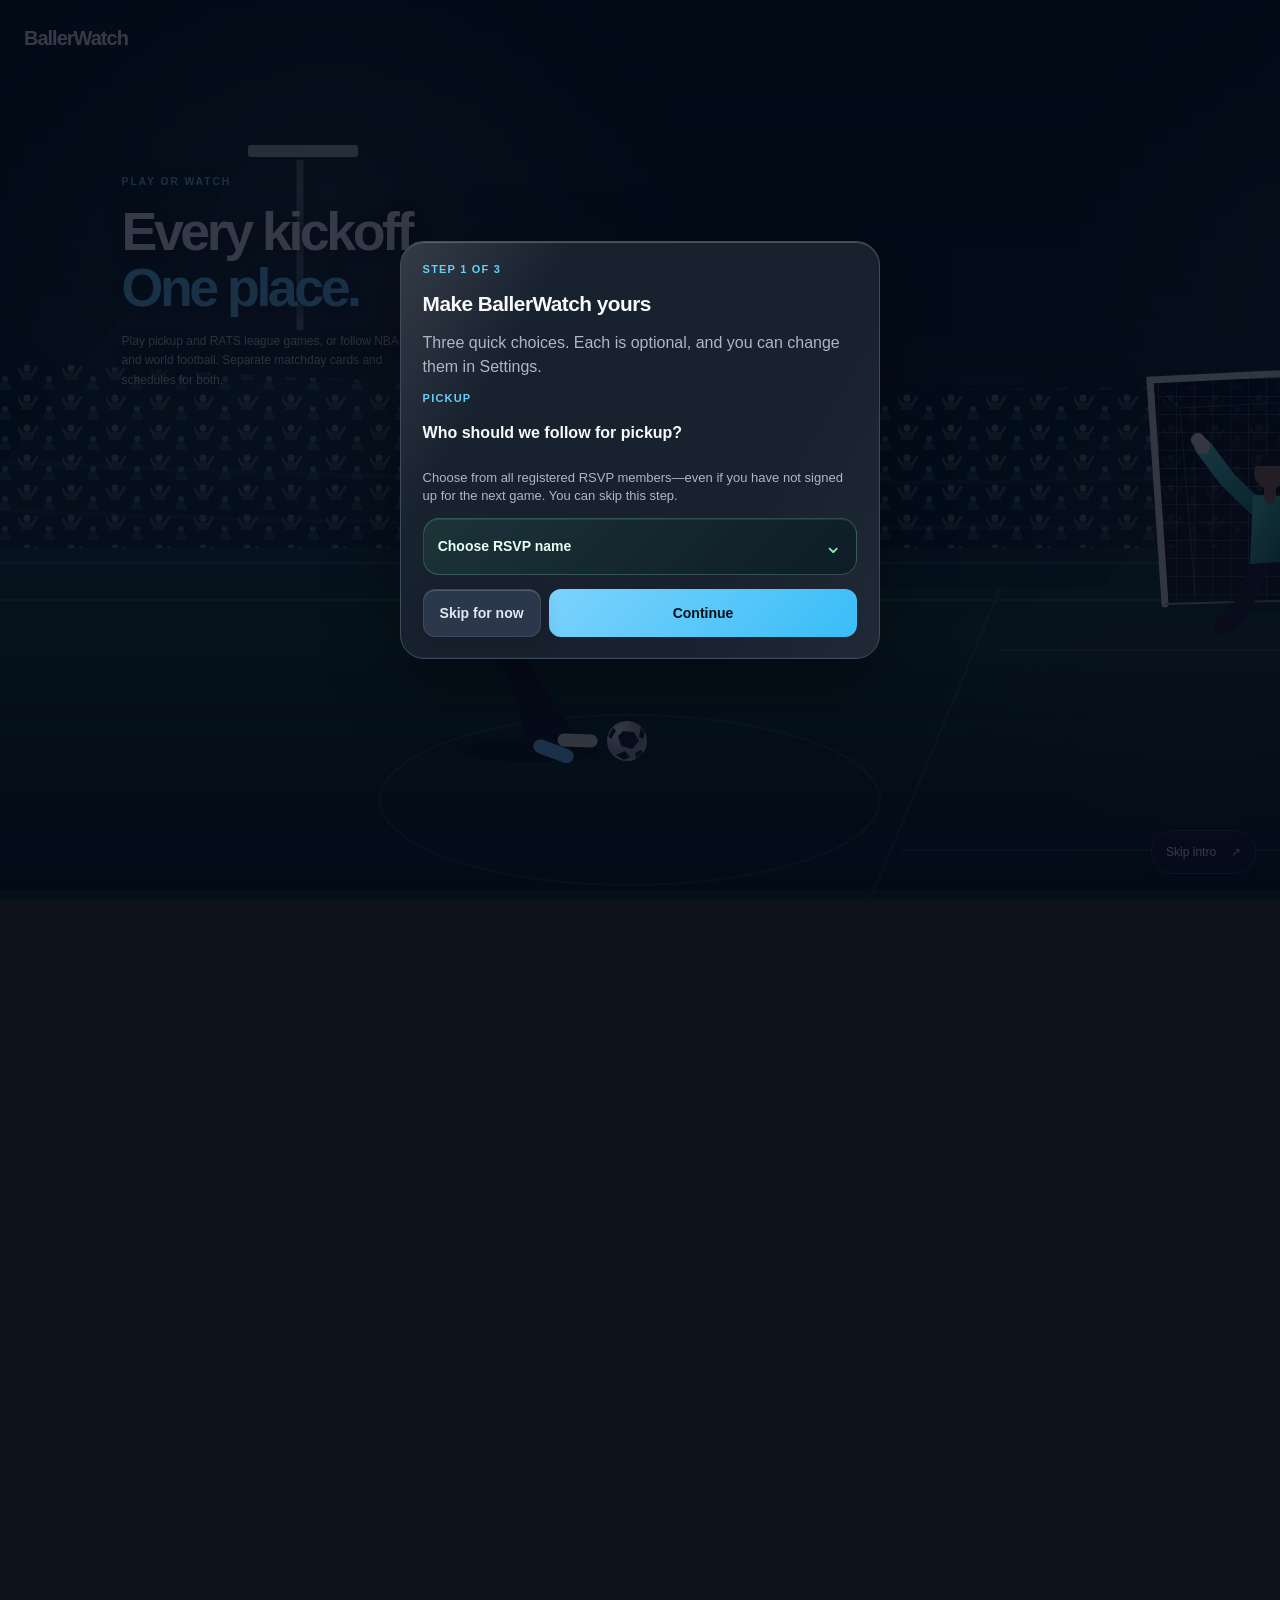
<file: frontend/web/index.html>
<!doctype html>
<html lang="en" class="v2" data-entry-revision="canonical-match-hub">
<head>
  <meta charset="utf-8">
  <meta name="viewport" content="width=device-width, initial-scale=1, viewport-fit=cover">
  <meta name="theme-color" content="#0D121B">
  <meta name="referrer" content="no-referrer">
  <meta http-equiv="Content-Security-Policy" content="default-src 'self'; connect-src 'self' https://ballerwatch-web.vudhone.workers.dev; img-src 'self' data:; style-src 'self' 'unsafe-inline'; script-src 'self'; manifest-src 'self'; worker-src 'self'; object-src 'none'; base-uri 'none'; form-action 'self'; upgrade-insecure-requests">
  <meta name="apple-mobile-web-app-capable" content="yes">
  <meta name="apple-mobile-web-app-status-bar-style" content="black-translucent">
  <meta name="apple-mobile-web-app-title" content="BallerWatch">
  <meta name="description" content="A moment of football. Then everything you need for your next match.">
  <title>BallerWatch — Your matchday</title>
  <link rel="manifest" href="./manifest.webmanifest?v=11.13.0">
  <link rel="icon" href="./icon.svg?v=11.13.0" type="image/svg+xml">
  <link rel="apple-touch-icon" sizes="180x180" href="./apple-touch-icon.png?v=11.13.0">
  <script src="./v2/prepaint.js?v=11.13.0"></script>
  <link rel="stylesheet" href="./styles.css?v=11.13.0">
  <link rel="stylesheet" href="./v2/styles.css?v=11.13.0">
</head>
<body>
  <div class="status-bar-glass" aria-hidden="true"></div>
  <a class="v2-skip-link" href="#matchday-app">Skip intro</a>
  <section id="v2-launch" class="v2-launch launch-intro is-active" aria-label="Welcome to BallerWatch">
    <div class="launch-intro-stage">
      <div class="launch-intro-beam launch-intro-beam-a"></div>
      <div class="launch-intro-beam launch-intro-beam-b"></div>
      <div class="launch-intro-beam launch-intro-beam-c"></div>
      <div class="launch-intro-word" aria-label="BallerWatch">
        <span class="launch-intro-word-shadow" aria-hidden="true">BallerWatch</span>
        <span class="launch-intro-word-main">BallerWatch</span>
      </div>
      <div class="launch-intro-pulse" aria-hidden="true"></div>
    </div>

  </section>
  <section id="soccer-intro" class="soccer-intro" aria-label="Interactive soccer introduction">
    <div id="soccer-stage" class="soccer-stage">
      <div class="intro-topline"><a href="./" class="v2-wordmark" aria-label="BallerWatch home">BallerWatch</a><button id="skip-intro" type="button">Skip intro <span aria-hidden="true">↗</span></button></div>
      <div id="scene-scene-content" class="scene-content">
        <svg id="soccer-stadium" class="soccer-scene scene-backdrop" viewBox="0 0 1440 900" aria-hidden="true" focusable="false">
          <defs><radialGradient id="camera-glow"><stop stop-color="#e4faff" stop-opacity=".8"/><stop offset="1" stop-color="#c8f7ff" stop-opacity="0"/></radialGradient></defs>
          <g id="scene-background-world"><image href="./v2/assets/stadium.svg" x="-1000" y="0" width="3400" height="900"/><g data-camera-flash="0" transform="translate(360 365)" opacity="0"><circle r="24" fill="url(#camera-glow)"/><path d="M-9 0H9M0-9V9" stroke="#e4faff" stroke-width="1.5"/><circle r="2.5" fill="#fff"/></g><g data-camera-flash="1" transform="translate(780 415)" opacity="0"><circle r="24" fill="url(#camera-glow)"/><path d="M-9 0H9M0-9V9" stroke="#e4faff" stroke-width="1.5"/><circle r="2.5" fill="#fff"/></g><g data-camera-flash="2" transform="translate(910 380)" opacity="0"><circle r="24" fill="url(#camera-glow)"/><path d="M-9 0H9M0-9V9" stroke="#e4faff" stroke-width="1.5"/><circle r="2.5" fill="#fff"/></g><g data-camera-flash="3" transform="translate(1080 440)" opacity="0"><circle r="24" fill="url(#camera-glow)"/><path d="M-9 0H9M0-9V9" stroke="#e4faff" stroke-width="1.5"/><circle r="2.5" fill="#fff"/></g><g data-camera-flash="4" transform="translate(1290 370)" opacity="0"><circle r="24" fill="url(#camera-glow)"/><path d="M-9 0H9M0-9V9" stroke="#e4faff" stroke-width="1.5"/><circle r="2.5" fill="#fff"/></g><g data-camera-flash="5" transform="translate(1150 410)" opacity="0"><circle r="24" fill="url(#camera-glow)"/><path d="M-9 0H9M0-9V9" stroke="#e4faff" stroke-width="1.5"/><circle r="2.5" fill="#fff"/></g></g>
        </svg>
        <div id="scene-copy" class="scene-copy"><p id="scene-phase" class="eyebrow">YOUR MATCHDAY</p><h1 id="scene-headline"><span>Every kickoff.</span><span>One place.</span></h1><p id="scene-description">Play pickup and RATS league games, or follow NBA and world football. Separate matchday cards and schedules for both.</p></div>
        <svg id="soccer-scene" class="soccer-scene scene-action" viewBox="0 0 1440 900" aria-hidden="true" focusable="false">
          <defs>
            <linearGradient id="kit" x2="1" y2="1"><stop stop-color="#e0f2fe"/><stop offset="1" stop-color="#38bdf8"/></linearGradient>
            <linearGradient id="keeper-kit" x2="1" y2="1"><stop stop-color="#5eead4"/><stop offset="1" stop-color="#0f766e"/></linearGradient>
            <radialGradient id="ball-shade" cx=".3" cy=".25"><stop stop-color="#fff"/><stop offset="1" stop-color="#a4b2b7"/></radialGradient>
            <pattern id="net-grid" width="18" height="18" patternUnits="userSpaceOnUse"><path d="M18 0H0V18" fill="none" stroke="#e3efeb" stroke-opacity=".38" stroke-width="1"/></pattern>
          </defs>
          <g id="scene-world">
            <g id="scene-goal"><path d="m1000 380 310-15 35 230-330 9Z" fill="#061214" fill-opacity=".62"/><g id="scene-net"><path d="m1000 380 310-15 35 230-330 9Z" fill="url(#net-grid)"/><path d="m1000 380 30 28 280-15M1030 408l15 185M1310 365l-6 228" fill="none" stroke="#d9e6e1" stroke-opacity=".25"/></g><path d="m1015 604-15-224 310-15 35 230" fill="none" stroke="#dce8e2" stroke-width="7" stroke-linecap="round"/><path d="m1015 604 330-9" stroke="#94aaa4" stroke-width="2"/></g>
            <g id="scene-keeper" transform="translate(1120 570)">
              <ellipse cx="0" cy="35" rx="46" ry="9" fill="#000" opacity=".2"/>
              <g stroke-linecap="round" stroke-linejoin="round"><g id="scene-keeper-legs"><path d="m-10-5-20 47-17 13M13-5l25 42 24 11" fill="none" stroke="#17222d" stroke-width="19"/></g><g id="scene-keeper-arms"><path d="M-13-62-42-90-67-123M13-62 42-90 67-123" fill="none" stroke="url(#keeper-kit)" stroke-width="17"/><path d="m-67-123-5-7M67-123l5-7" stroke="#e7eadb" stroke-width="14"/></g><path d="m-17-75 35 1 7 65-45 3Z" fill="url(#keeper-kit)"/><path d="M0-72v-13" stroke="#99735a" stroke-width="12"/><circle cy="-97" r="16" fill="#99735a"/><path d="M-14-104q14-21 29 0" fill="#16212a"/></g>
            </g>
            <ellipse cx="380" cy="750" rx="68" ry="12" fill="#000" opacity=".3"/>
            <g id="scene-player" transform="translate(350 605)">
              <g id="scene-plant-leg"><path d="m-5 15 43 67 36 53" fill="none" stroke="#171f27" stroke-width="24" stroke-linecap="round"/><path d="m73 135 27 1" stroke="#e4ecd8" stroke-width="13" stroke-linecap="round"/></g><g id="scene-player-body"><g id="scene-player-arms"><path d="m-7-82-27 33-29 6M24-81l27 26 23-18" fill="none" stroke="#95765c" stroke-width="15" stroke-linecap="round"/></g><path d="M4-123 5-91" stroke="#a37e61" stroke-width="17" stroke-linecap="round"/><path d="m-15-98-23 29 19 13 14-27 23 2 18 24 17-15-25-21Z" fill="url(#kit)"/><path d="m-15-98 43 5 11 87-52 6Z" fill="url(#kit)"/><path d="m-10-96q15 13 29 2" fill="none" stroke="#e0f2fe" stroke-width="4"/><path id="scene-captain-band" d="m-33-75 17 11" stroke="#fcd34d" stroke-width="8"/><path d="M1-90 8-8" stroke="#f0ffd4" stroke-opacity=".35" stroke-width="3"/><path d="m-13-4 51-2-1 32-45-1Z" fill="#111c24"/><circle cx="8" cy="-139" r="21" fill="#a37e61"/><path d="M-12-144q3-32 36-17l7 17-15-10-26 15Z" fill="#131d24"/><text id="scene-player-number" x="11" y="-44" text-anchor="middle" fill="#102534" font-size="30" font-weight="800">10</text></g>
              <g id="scene-shooting-leg"><path d="m13 18 32 57" fill="none" stroke="#171f27" stroke-width="23" stroke-linecap="round"/><g id="scene-shooting-calf"><path d="m45 75 35 56" fill="none" stroke="#171f27" stroke-width="23" stroke-linecap="round"/><path d="m78 129 28 2" stroke="#7dd3fc" stroke-width="14" stroke-linecap="round"/></g></g>
            </g>
            <g id="scene-grass" opacity="0" fill="#86efac"><path d="m430 739-28-24 9 21Zm0 0 36-13-20 24Zm0 0-6-38-9 23Zm0 0 42 20-32-5Z"/></g>
            <g id="scene-ball" transform="translate(477 741)"><circle r="20" fill="url(#ball-shade)"/><path d="m-4-10 11 1 5 9-7 8-11-3-3-10ZM-19-5l5-9 3 4-5 8ZM14-14l4 5-2 7-4-2ZM-11 14l8 5 6-3-5-6ZM14 9l3 4-8 5-1-6Z" fill="#1b2a32"/><circle r="19" fill="none" stroke="#e5efe8" stroke-opacity=".4"/></g>
          </g>
        </svg>
        <div id="scene-flash" class="scene-flash"></div>
        <div class="scene-progress" aria-hidden="true"><span id="scene-progress"></span></div>
      </div>
    </div>
  </section>
  <div id="rewind-affordance" class="rewind-affordance" aria-hidden="true"><span class="rewind-affordance-label">↶ Pull to rewind</span><span class="rewind-affordance-track"><span></span></span></div>
  <main id="matchday-app" class="shell v2-shell" inert>
    <p class="v2-static-welcome" hidden>Matchday, at your pace. Motion is reduced on this device.</p>
    <header class="hero">
      <div class="brand-lockup">
        <div class="brand-mark" aria-hidden="true"><img class="brand-icon" src="./icon.svg?v=11.13.0" alt=""></div>
        <div>
          <p class="eyebrow">SOCCER AT A GLANCE</p>
          <h1 id="matchday-heading" tabindex="-1">BallerWatch</h1>
          <p class="subtitle">Pickup + RATS monitor</p>
        </div>
      </div>
    </header>

    <div class="system-line">
      <span class="system-dot" aria-hidden="true"></span>
      <span id="system-status">Connecting…</span>
    </div>

    <nav class="match-mode-switch" aria-label="Choose matchday view" data-mode="play">
      <div class="match-mode-track" role="group" aria-label="Playing or Watching">
        <button type="button" id="mode-play" class="match-mode-option is-active"
          aria-pressed="true">Playing</button>
        <button type="button" id="mode-watch" class="match-mode-option"
          aria-pressed="false">Watching</button>
      </div>
    </nav>
    <div id="setup-missing-note" class="setup-missing-note" hidden>
      <span id="setup-missing-text"></span>
      <button id="setup-open-settings" type="button">Choose in Settings</button>
    </div>

    <div class="spotlight-carousel" id="spotlight-carousel">
      <button class="spotlight-edge-control carousel-waterfall-edge spotlight-edge-previous" id="spotlight-previous"
        type="button" aria-label="Previous game" disabled>
        <span aria-hidden="true">‹</span>
      </button>
      <button class="spotlight-edge-control carousel-waterfall-edge spotlight-edge-next" id="spotlight-next"
        type="button" aria-label="Next game" disabled>
        <span aria-hidden="true">›</span>
      </button>
      <section class="card next-game-card spotlight-card bw-card-frame" id="next-game-card">
        <div class="spotlight-content">
          <div class="section-heading bw-card-heading">
            <div>
              <p class="eyebrow" id="spotlight-label">NEXT GAME</p>
              <h2 class="bw-card-title" id="next-game-title">Loading…</h2>
            </div>
            <div class="match-card-menu-wrap">
              <button class="status-dot match-card-menu-trigger" id="next-game-menu-trigger"
                type="button" aria-haspopup="dialog" aria-expanded="false">
                <span id="next-game-type">Upcoming</span>
              </button>
              <dialog class="match-card-action-dialog" id="next-game-menu"
                aria-labelledby="next-game-menu-title">
                <div class="match-card-action-shell">
                  <p class="eyebrow">MATCH</p>
                  <h3 id="next-game-menu-title">Match actions</h3>
                  <div class="match-card-action-buttons">
                    <button id="next-game-menu-edit" type="button">Edit</button>
                    <button class="match-card-menu-delete" id="next-game-menu-delete"
                      type="button">Delete</button>
                    <button class="secondary" id="next-game-menu-cancel" type="button">Cancel</button>
                  </div>
                </div>
              </dialog>
            </div>
          </div>
          <p class="next-game-meta" id="next-game-meta"></p>
          <p class="next-game-location muted" id="next-game-location"></p>
           <p class="next-game-watch" id="next-game-watch" aria-label="Where to watch" hidden></p>
          <div class="next-game-weather" id="next-game-weather" hidden></div>
          <p class="next-game-form" id="next-game-form" hidden></p>
          <div class="next-game-capacity" id="next-game-capacity" role="button" tabindex="0"
            aria-haspopup="dialog" aria-expanded="false" aria-label="View pickup RSVP roster and RSVP" hidden>
            <div class="next-game-capacity-row">
              <span class="next-game-capacity-label" id="next-game-capacity-label"></span>
              <span class="next-game-capacity-spots" id="next-game-capacity-spots"></span>
            </div>
            <div class="next-game-capacity-track" aria-hidden="true">
              <span class="next-game-capacity-fill" id="next-game-capacity-fill"></span>
            </div>
          </div>
          <div class="button-row next-game-actions" id="next-game-actions" hidden>
            <a class="button-link" id="next-game-directions" target="_blank" rel="noopener">Directions</a>
            <button class="secondary" id="next-game-share" type="button">Share</button>
          </div>
          <p class="hint" id="next-game-hint"></p>
        </div>
        <div class="match-card-footer bw-card-footer">
          <p class="match-update-credit" id="next-game-updated"></p>
        </div>
      </section>
    </div>

    <section id="watch-days" class="watch-days" aria-label="Match days to watch" hidden>
      <div class="watch-day-rail">
        <div id="watch-day-viewport" class="watch-day-viewport" role="region"
          aria-roledescription="carousel" aria-label="Watched matches by date" tabindex="0">
          <div id="watch-day-list" class="watch-day-list" aria-live="polite"></div>
        </div>
        <div class="watch-day-controls" role="group" aria-label="Browse match days">
          <button id="watch-previous" class="standings-step carousel-waterfall-edge" type="button"
            aria-label="Previous match day" disabled><span aria-hidden="true">‹</span></button>
          <span id="watch-day-position" class="watch-day-position" role="status" aria-live="polite"></span>
          <button id="watch-next" class="standings-step carousel-waterfall-edge" type="button"
            aria-label="Next match day" disabled><span aria-hidden="true">›</span></button>
        </div>
      </div>
    </section>

    <section class="card calendar-card bw-card-frame" id="two-week-calendar" aria-expanded="false">
        <div class="section-heading calendar-heading bw-card-heading">
          <div>
            <p class="eyebrow">MATCH DAYS</p>
            <h2 class="bw-card-title" id="calendar-title">14-Day Calendar</h2>
          </div>
        </div>
        <div class="calendar-grid" id="calendar-grid" aria-label="Two-week game calendar"></div>
        <div class="calendar-game-picker" id="calendar-game-picker" hidden></div>
        <div class="calendar-card-footer bw-card-footer">
          <p class="calendar-updated calendar-update-credit" id="calendar-updated">Updated pending</p>
        </div>
    </section>

    <section class="standings-card" id="league-standings" aria-label="Current season standings">
      <div class="standings-rail">
        <div id="standings-viewport" class="standings-viewport" aria-roledescription="carousel"
          aria-label="Tracked team league standings">
          <p class="muted standings-message">Loading current season standings…</p>
        </div>
        <div class="standings-controls" role="group" aria-label="Browse team standings">
          <button class="standings-step carousel-waterfall-edge standings-step-previous" id="standings-previous" type="button"
            aria-label="Previous tracked team" disabled><span aria-hidden="true">‹</span></button>
          <button class="standings-step carousel-waterfall-edge standings-step-next" id="standings-next" type="button"
            aria-label="Next tracked team" disabled><span aria-hidden="true">›</span></button>
        </div>
      </div>
    </section>

    <footer>
      <section class="card footer-install bw-card-frame" id="install-card">
        <div class="footer-install-copy">
          <p class="eyebrow">INSTALL</p>
          <strong>Home Screen app</strong>
          <p id="install-copy">Install BallerWatch on your device for quick access, offline access to saved pages, and supported notifications.</p>
        </div>
        <button class="secondary compact-button" id="install-help" type="button">How to install</button>
      </section>
      <div class="footer-links">
        <span id="version">BallerWatch</span>
        <span>•</span>
        <a href="https://github.com/vudh1/ballerwatch">GitHub</a>
        <span>•</span>
        <a href="https://github.com/vudh1/ballerwatch/wiki">Wiki</a>
        <span>•</span>
        <span class="copyright">© 2026 Duong Vu · Apache 2.0</span>
      </div>
    </footer>
  </main>

  <dialog id="watch-match-dialog" class="watch-match-dialog" aria-labelledby="watch-match-title">
    <div class="dialog-shell watch-match-shell">
      <div class="watch-match-heading">
        <div>
          <p class="eyebrow" id="watch-match-competition">PROFESSIONAL MATCH</p>
          <h2 id="watch-match-title"></h2>
        </div>
        <button id="close-watch-match" class="icon-button" type="button"
          aria-label="Close match details">×</button>
      </div>
      <dl class="watch-match-details">
        <div><dt>Kickoff · local time</dt><dd id="watch-match-time"></dd></div>
        <div><dt>Venue</dt><dd id="watch-match-venue"></dd></div>
        <div id="watch-match-channel-row" hidden><dt>Where to watch · U.S.</dt><dd id="watch-match-channel"></dd></div>
      </dl>
      <p id="watch-match-guide-note" class="hint" hidden>Channel listing only; actual program availability can vary.</p>
      <a class="watch-match-source" id="watch-match-source" target="_blank"
        rel="noopener noreferrer" hidden>Official match information</a>
    </div>
  </dialog>

  <dialog id="team-history-dialog" class="team-history-dialog"
    aria-labelledby="team-history-title">
    <div class="team-history-shell">
      <div class="section-heading team-history-heading">
        <div>
          <p class="eyebrow">OPPONENT SCOUT</p>
          <h2 id="team-history-title">Team results</h2>
        </div>
        <button class="icon-button" id="close-team-history" type="button"
          aria-label="Close scouting report">×</button>
      </div>
      <p class="standings-footnote" id="team-history-note"></p>
      <div id="team-scout-overview" class="team-scout-overview" aria-live="polite">
        <p class="muted">Loading team scouting stats…</p>
      </div>
      <div id="team-history-list" class="team-history-list" aria-live="polite"></div>
    </div>
  </dialog>

  <button class="chat-launcher" id="chat-launcher" type="button"
    aria-label="Open BallerWatch AI, Settings and Notifications" aria-haspopup="dialog">
    <svg viewBox="0 0 32 32" aria-hidden="true">
      <rect x="5" y="8" width="22" height="17" rx="7"/>
      <path d="M11 25 8 29v-6"/>
      <circle cx="12" cy="16" r="1.5"/>
      <circle cx="20" cy="16" r="1.5"/>
      <path d="M12 21h8"/>
      <path d="M16 4v4"/>
      <circle cx="16" cy="3.5" r="1.5"/>
    </svg>
    <span class="notification-badge" id="notification-badge" hidden>0</span>
  </button>

  <dialog id="chat-dialog" class="chat-dialog">
    <div class="dialog-shell chat-dialog-shell">
      <div class="app-hub-header">
        <nav class="app-hub-tabs" aria-label="BallerWatch sections">
          <button type="button" data-hub-target="ai" aria-current="true">AI</button>
          <button id="settings-button" type="button" data-hub-target="settings" aria-current="false">Settings</button>
          <button id="notification-bell" type="button" data-hub-target="notifications" aria-current="false">Notifications</button>
        </nav>
        <button class="icon-button app-hub-close" id="close-chat" type="button" aria-label="Close chat">×</button>
      </div>
      <div class="section-heading chat-dialog-heading">
        <div class="chat-dialog-title">
          <span class="chat-dialog-bot" aria-hidden="true">
            <svg viewBox="0 0 32 32">
              <rect x="5" y="8" width="22" height="17" rx="7"/>
              <circle cx="12" cy="16" r="1.5"/>
              <circle cx="20" cy="16" r="1.5"/>
              <path d="M12 21h8"/>
              <path d="M16 4v4"/>
              <circle cx="16" cy="3.5" r="1.5"/>
            </svg>
          </span>
          <div>
            <p class="eyebrow">YOUR MATCH ANALYST</p>
            <h2>BallerWatch AI</h2>
          </div>
        </div>
      </div>
      <form id="question-form">
        <label class="sr-only" for="question">Question</label>
        <div class="question-row">
          <div class="question-input-wrap">
            <input id="question" name="question" maxlength="600" autocomplete="off"
              placeholder="Ask about opponents, fields, history…" role="combobox"
              aria-autocomplete="list" aria-expanded="false" aria-controls="question-suggestions" required>
            <div class="question-suggestions" id="question-suggestions" role="listbox" hidden></div>
          </div>
          <button type="submit">Ask</button>
        </div>
      </form>
      <div class="answer" id="answer" hidden></div>
      <div class="answer-feedback-controls">
        <p class="answer-feedback-status" id="answer-feedback-status" hidden></p>
      </div>
      <p class="hint chat-dialog-hint">Ask follow-ups about the same match. Answers use published match data and prepared scouting reports, never invented predictions. Type <strong>/</strong> for commands. Double-click an answer, or press and hold it on touch, to mark or unmark it as wrong.</p>
    </div>
  </dialog>

  <dialog id="rsvp-roster-dialog" class="rsvp-roster-dialog">
    <div class="dialog-shell rsvp-roster-shell">
      <div class="section-heading rsvp-roster-heading">
        <div>
          <p class="eyebrow">PICKUP RSVP</p>
          <h2 id="rsvp-roster-title">RSVP roster</h2>
        </div>
        <button class="icon-button" id="close-rsvp-roster" type="button"
          aria-label="Close RSVP roster">×</button>
      </div>
      <p class="rsvp-roster-summary" id="rsvp-roster-summary">Loading RSVP names…</p>
      <section class="rsvp-roster-group" id="rsvp-roster-confirmed">
        <div class="rsvp-roster-group-heading">
          <strong>Confirmed</strong>
          <span id="rsvp-roster-confirmed-count"></span>
        </div>
        <ol class="rsvp-roster-list" id="rsvp-roster-confirmed-list"></ol>
      </section>
      <section class="rsvp-roster-group" id="rsvp-roster-waitlist" hidden>
        <div class="rsvp-roster-group-heading">
          <strong>Waitlist</strong>
          <span id="rsvp-roster-waitlist-count"></span>
        </div>
        <ol class="rsvp-roster-list" id="rsvp-roster-waitlist-list"></ol>
      </section>
      <div class="rsvp-roster-actions">
        <a class="button-link pickup-rsvp-link rsvp-roster-rsvp" id="rsvp-roster-rsvp"
          target="_blank" rel="noopener" hidden>RSVP</a>
      </div>
    </div>
  </dialog>

  <dialog id="notification-dialog" class="notification-dialog">
    <div class="dialog-shell">
      <div class="app-hub-header">
        <nav class="app-hub-tabs" aria-label="BallerWatch sections">
          <button type="button" data-hub-target="ai" aria-current="false">AI</button>
          <button type="button" data-hub-target="settings" aria-current="false">Settings</button>
          <button type="button" data-hub-target="notifications" aria-current="true">Notifications</button>
        </nav>
        <button class="icon-button app-hub-close" id="close-notifications" type="button" aria-label="Close notifications">×</button>
      </div>
      <div class="section-heading">
        <div>
          <p class="eyebrow">NOTIFICATIONS</p>
          <h2>Inbox</h2>
        </div>
        <div class="dialog-actions">
          <label class="push-compact" aria-label="Push notifications">
            <span class="switch-state" id="bell-push-status">Off</span>
            <span class="switch switch-compact">
              <input id="bell-push-toggle" type="checkbox" role="switch">
              <span class="switch-track" aria-hidden="true">
                <span class="switch-thumb"></span>
              </span>
            </span>
          </label>
          <button class="icon-button" id="refresh-board" type="button" aria-label="Refresh notifications">↻</button>
        </div>
      </div>
      <div class="notification-toolbar">
        <div class="notification-filters" role="group" aria-label="Filter notifications">
          <button class="notification-filter is-active" type="button"
            data-notification-filter="all" aria-pressed="true">All</button>
          <button class="notification-filter" type="button"
            data-notification-filter="pickup" aria-pressed="false">Pickup</button>
          <button class="notification-filter" type="button"
            data-notification-filter="league" aria-pressed="false">League</button>
          <button class="notification-filter" type="button"
            data-notification-filter="version" aria-pressed="false">App</button>
        </div>
        <button class="subtle-action" id="mark-all-notifications-read"
          type="button">Mark all read</button>
      </div>

      <section class="notification-preferences" id="notification-preferences">
        <div class="notification-preferences-heading">
          <strong>Notify me about</strong>
          <span class="hint" id="notification-sync-status">Saved on this device. No account needed.</span>
        </div>
        <div class="notification-preference-options">
          <label>
            <input id="notification-pref-pickup" type="checkbox" checked>
            <span>Pickup</span>
          </label>
          <label>
            <input id="notification-pref-league" type="checkbox" checked>
            <span>League</span>
          </label>
          <label>
            <input id="notification-pref-version" type="checkbox" checked>
            <span>App</span>
          </label>
        </div>
      </section>

      <div class="notification-test-row">
        <button class="subtle-action" id="test-notification" type="button">Send test</button>
        <button class="subtle-action subtle-danger" id="delete-all-notifications" type="button">Delete all</button>
        <span class="hint" id="test-notification-status"></span>
      </div>
      <div id="board" class="board">
        <p class="muted">Loading updates…</p>
      </div>
    </div>
  </dialog>

  <dialog id="notification-reader" class="notification-reader">
    <div class="notification-reader-shell">
      <div class="notification-reader-header">
        <button class="icon-button" id="close-notification-reader" type="button"
          aria-label="Back to notifications">←</button>
        <span>Notification</span>
      </div>
      <article class="notification-reader-content">
        <h2 id="notification-reader-title">BallerWatch update</h2>
        <time id="notification-reader-time"></time>
        <p id="notification-reader-body"></p>
      </article>
    </div>
  </dialog>

  <dialog id="first-run-dialog" class="first-run-dialog" aria-labelledby="first-run-title">
    <div class="dialog-shell first-run-shell">
      <p id="setup-progress" class="eyebrow">STEP 1 OF 3</p>
      <h2 id="first-run-title">Make BallerWatch yours</h2>
      <p class="muted">Three quick choices. Each is optional, and you can change them in Settings.</p>
      <section data-setup-step >
          <p class="eyebrow">PICKUP</p>
          <h3>Who should we follow for pickup?</h3>
          <p class="hint">Choose from all registered RSVP members—even if you have not signed up for the next game. You can skip this step.</p>
          <div class="settings-choice" id="setup-name-choice">
            <button class="settings-choice-trigger" id="setup-name-trigger" type="button"
              aria-haspopup="listbox" aria-expanded="false" aria-controls="setup-name-options">
              <span id="setup-name-display">Choose RSVP name</span><span class="choice-chevron" aria-hidden="true">⌄</span>
            </button>

            <div class="settings-choice-popover" id="setup-name-popover" hidden>
              <label class="choice-search-label" for="setup-name-search">Find RSVP name</label>
              <input id="setup-name-search" type="search" autocomplete="off" placeholder="Search…">
              <div class="settings-choice-options" id="setup-name-options" role="listbox"
                ></div>
            </div>
          </div>
          <input type="hidden" id="setup-name-input">
        </section>
      <section data-setup-step hidden>
          <p class="eyebrow">PLAYING</p>
          <h3>Which RATS teams do you play for?</h3>
          <p class="hint">Choose up to 8 teams for your match cards and standings.</p>
          <div class="settings-choice" id="setup-teams-choice">
            <button class="settings-choice-trigger" id="setup-teams-trigger" type="button"
              aria-haspopup="listbox" aria-expanded="false" aria-controls="setup-teams-options">
              <span id="setup-teams-display">Choose RATS teams</span><span class="choice-chevron" aria-hidden="true">⌄</span>
            </button>
            <div class="settings-choice-chips" id="setup-teams-chips"></div>
            <div class="settings-choice-popover" id="setup-teams-popover" hidden>
              <label class="choice-search-label" for="setup-teams-search">Find RATS team</label>
              <input id="setup-teams-search" type="search" autocomplete="off" placeholder="Search…">
              <div class="settings-choice-options" id="setup-teams-options" role="listbox"
                aria-multiselectable="true"></div>
            </div>
          </div>
          <input type="hidden" id="setup-teams-input">
        </section>
      <section data-setup-step hidden>
          <p class="eyebrow">WATCHING</p>
          <h3>Which teams do you like to watch?</h3>
          <p class="hint">Choose up to 20 NBA, European football or international teams.</p>
          <div class="settings-choice" id="setup-watch-choice">
            <button class="settings-choice-trigger" id="setup-watch-trigger" type="button"
              aria-haspopup="listbox" aria-expanded="false" aria-controls="setup-watch-options">
              <span id="setup-watch-display">Choose professional teams</span><span class="choice-chevron" aria-hidden="true">⌄</span>
            </button>
            <div class="settings-choice-chips" id="setup-watch-chips"></div>
            <div class="settings-choice-popover" id="setup-watch-popover" hidden>
              <label class="choice-search-label" for="setup-watch-search">Find professional team</label>
              <input id="setup-watch-search" type="search" autocomplete="off" placeholder="Search…">
              <div class="settings-choice-options" id="setup-watch-options" role="listbox"
                aria-multiselectable="true"></div>
            </div>
          </div>
          <input type="hidden" id="setup-watch-input">
        </section>
      <div class="first-run-actions">
        <button id="setup-back" type="button" class="secondary" hidden>Back</button>
        <button id="setup-skip" type="button" class="secondary">Skip for now</button>
        <button id="setup-next" type="button">Continue</button>
      </div>
    </div>
  </dialog>

  <dialog id="settings-dialog" class="settings-dialog">
    <div class="dialog-shell">
      <div class="app-hub-header">
        <nav class="app-hub-tabs" aria-label="BallerWatch sections">
          <button type="button" data-hub-target="ai" aria-current="false">AI</button>
          <button type="button" data-hub-target="settings" aria-current="true">Settings</button>
          <button type="button" data-hub-target="notifications" aria-current="false">Notifications</button>
        </nav>
        <button class="icon-button app-hub-close" id="close-settings" type="button" aria-label="Close settings">×</button>
      </div>
      <div class="section-heading settings-heading">
        <div>
          <p class="eyebrow">SETTINGS</p>
          <h2>My BallerWatch</h2>
        </div>
        <div class="settings-header-actions">
          <button class="icon-button music-icon-toggle" id="music-toggle" type="button"
            aria-label="Turn music on" aria-pressed="false" title="Music off">
            <svg viewBox="0 0 24 24" aria-hidden="true">
              <path class="music-speaker" d="M4 9v6h4l5 4V5L8 9H4Z"/>
              <path class="music-wave music-wave-one" d="M16 9.5a4 4 0 0 1 0 5"/>
              <path class="music-wave music-wave-two" d="M18.5 7a7 7 0 0 1 0 10"/>
              <path class="music-slash" d="M5 4 20 19"/>
            </svg>
          </button>
        </div>
        <span class="sr-only" id="music-status" aria-live="polite">Music is off on this device.</span>
      </div>


      <section class="app-channel-settings" aria-label="App channel">
        <label for="app-channel">App channel</label>
        <select id="app-channel" class="app-channel-select">
          <option value="production">Production — stable released version</option>
          <option value="beta">Beta — preview features before production</option>
        </select>
        <p class="hint" id="app-channel-status" role="status">Beta may change or be temporarily unavailable. Switching opens a separate app installation; your local preferences stay on this device.</p>
      </section>
      <div class="settings-divider"></div>

      <section aria-label="Offline files">
        <details id="v2-offline-tools"><summary>Offline files</summary><p class="hint">Clear frontend files without changing device preferences.</p><button id="clear-v2-caches" class="secondary compact-button" type="button">Clear app frontend cache</button><p id="v2-cache-status" class="hint" role="status"></p></details>
      </section>
      <div class="settings-divider"></div>

      <section id="guest-settings-view" aria-label="Personal preferences on this device">
        <p class="muted">No account needed. Your RSVP name and followed teams stay saved on this device until you change them; only notifications expire after 24 hours.</p>
        <div id="guest-settings-form" class="settings-form">
          <div class="settings-choice-field">
            <label for="guest-name-trigger">Pickup RSVP name (optional)</label>
            <div class="settings-choice" id="guest-name-choice">
              <button type="button" class="settings-choice-trigger" id="guest-name-trigger"
                aria-haspopup="listbox" aria-expanded="false" aria-controls="guest-name-options">
                <span id="guest-name-display">Choose RSVP name</span>
                <span class="choice-chevron" aria-hidden="true">⌄</span>
              </button>
              <div class="settings-choice-popover" id="guest-name-popover" hidden>
                <label for="guest-name-search" class="choice-search-label">Search registered RSVP members</label>
                <input type="search" id="guest-name-search" placeholder="Find your name…" autocomplete="off">
                <div class="settings-choice-options" id="guest-name-options" role="listbox"
                  aria-label="Registered RSVP member names"></div>
                <p class="hint choice-hint">If your name is missing, type it and choose +. Choosing a name does not RSVP for a game.</p>
              </div>
            </div>
            <input id="guest-name" type="hidden">
            <button id="guest-name-clear" type="button" class="settings-clear-choice">Clear RSVP name</button>
            <p class="hint" id="guest-name-options-status" role="status"></p>
          </div>
          <div class="settings-choice-field">
            <label for="guest-teams-trigger">Follow RATS teams</label>
            <div class="settings-choice" id="guest-teams-choice">
              <button class="settings-choice-trigger" id="guest-teams-trigger" type="button"
                aria-haspopup="listbox" aria-expanded="false" aria-controls="guest-teams-options">
                <span id="guest-teams-display">Choose RATS teams</span>
                <span class="choice-chevron" aria-hidden="true">⌄</span>
              </button>
              <div class="settings-choice-chips" id="guest-teams-chips" aria-label="Teams followed on this device"></div>
              <div class="settings-choice-popover" id="guest-teams-popover" hidden>
                <label for="guest-teams-search" class="choice-search-label">Find RATS teams</label>
                <input type="search" id="guest-teams-search" placeholder="Search teams…" autocomplete="off">
                <div class="settings-choice-options" id="guest-teams-options" role="listbox"
                  aria-label="RATS teams" aria-multiselectable="true"></div>
                <p class="hint choice-hint">Choose up to 8 teams. None selected hides RATS standings.</p>
              </div>
            </div>
            <textarea id="guest-teams" rows="1" hidden></textarea>
            <p class="hint">All current-season teams are indexed in advance. Team changes update your cards instantly, without changing other visitors’ settings.</p>
          </div>
          <div class="settings-choice-field">
            <label for="watch-teams-trigger">Watching · NBA, European football, national teams</label>
            <div class="settings-choice" id="watch-teams-choice">
              <button class="settings-choice-trigger" id="watch-teams-trigger" type="button"
                aria-haspopup="listbox" aria-expanded="false" aria-controls="watch-teams-options">
                <span id="watch-teams-display">Choose professional teams</span>
                <span class="choice-chevron" aria-hidden="true">⌄</span>
              </button>
              <div class="settings-choice-chips" id="watch-teams-chips" aria-label="Professional teams followed on this device"></div>
              <div class="settings-choice-popover" id="watch-teams-popover" hidden>
                <label for="watch-teams-search" class="choice-search-label">Search leagues and teams</label>
                <input type="search" id="watch-teams-search" placeholder="Search NBA, Premier League, UEFA, Copa América…" autocomplete="off">
                <div class="settings-choice-options" id="watch-teams-options" role="listbox"
                  aria-label="Professional sports teams" aria-multiselectable="true"></div>
                <p class="hint choice-hint">Choose up to 20 teams. Watch mode shows a carousel of daily match lists. Choose a date on the schedule or swipe between match days; tap any match for details.</p>
              </div>
            </div>
            <textarea id="watch-teams" hidden></textarea>
            <fieldset class="watch-service-settings">
              <legend>Where I watch · United States</legend>
              <label><input type="checkbox" id="watch-service-prime" checked> Prime Video</label>
              <label><input type="checkbox" id="watch-service-espn" checked> ESPN</label>
              <label><input type="checkbox" id="watch-service-drogon" checked> DrogonTV</label>
              <p class="hint">Only published U.S. channels. DrogonTV channels need confirmation in your TV guide.</p>
            </fieldset>
            <label for="watch-day-range">Match days shown</label>
            <select id="watch-day-range" aria-label="How far ahead to show Watching day cards">
              <option value="2w">2 weeks</option>
              <option value="1m">1 month</option>
              <option value="2m" selected>2 months</option>
              <option value="3m">3 months</option>
              <option value="6m">6 months</option>
              <option value="max">Maximum available</option>
            </select>
            <p class="hint">This only limits the Watching day cards. Full future fixtures and calendar subscriptions remain indexed.</p>
            <p class="hint" id="watch-teams-status" role="status">Professional fixtures are indexed weekly. TV and third-party calendar apps refresh on their own schedule.</p>
          </div>
          <section class="calendar-subscribe-settings" aria-label="Share my sports calendar">
            <h3 class="settings-subheading">Share my sports calendar</h3>
            <p class="hint">Calendar sharing is optional. Each independent BallerWatch profile has its own read-only Vela TV link.</p>
            <label class="calendar-pickup-choice">
              <input type="checkbox" id="calendar-include-pickup">
              Include published pickup sessions in my shared calendar
            </label>
            <div class="calendar-sync-actions">
              <button type="button" id="calendar-sync-enable" class="secondary" hidden>Enable permanent link</button>
              <button type="button" class="secondary" id="copy-calendar-link">Copy calendar subscription link (.ics)</button>
            </div>
            <p class="hint" id="calendar-subscription-status" role="status">Without cloud sync, this link contains your current teams. Changing teams requires replacing the link in Vela TV. Vela shows the next 7 days.</p>
            <p class="hint" id="calendar-sync-status" role="status"></p>
            <div id="calendar-recovery-once" hidden class="calendar-sensitive">
              <p class="hint">One-time recovery code. Keep this somewhere safe; it will not be shown again:</p>
              <code id="calendar-recovery-code"></code>
              <button type="button" id="calendar-recovery-dismiss" class="secondary">I've saved this</button>
            </div>
            <details class="calendar-manage-options" id="calendar-manage-options">
              <summary>Manage calendar sharing and devices</summary>
              <div class="calendar-manage-stack">
                <button type="button" class="secondary" id="calendar-sync-refresh">Refresh shared preferences</button>
                <div id="calendar-sync-connected" hidden>
                  <button type="button" class="secondary" id="calendar-pair-generate">Link another device</button>
                  <p id="calendar-pair-display" class="hint" hidden></p>
                  <button type="button" class="secondary" id="calendar-recovery-renew">Replace recovery code</button>
                  <button type="button" class="secondary" id="calendar-sync-rotate">Rotate calendar URL</button>
                  <button type="button" class="secondary" id="calendar-sync-revoke-others">Revoke other devices</button>
                  <button type="button" class="secondary" id="calendar-sync-disconnect">Disconnect this device</button>
                  <button type="button" class="secondary" id="calendar-sync-delete">Delete calendar profile</button>
                </div>
                <div id="calendar-sync-unconnected">
                  <label for="calendar-pair-input">Pairing code from another authorized device</label>
                  <input type="text" id="calendar-pair-input" maxlength="43" autocomplete="off" spellcheck="false" placeholder="Paste one-time pairing code">
                  <button type="button" class="secondary" id="calendar-pair-redeem">Link this device</button>
                  <label for="calendar-recover-input">Recovery code</label>
                  <input type="text" id="calendar-recover-input" maxlength="43" autocomplete="off" spellcheck="false" placeholder="Paste private recovery code">
                  <button type="button" class="secondary" id="calendar-recover">Recover my profile</button>
                </div>
              </div>
            </details>
          </section>
          <p class="hint">Saved instantly on this device until you change it. Other players’ RSVP names are never published.</p>
          <p class="hint" id="guest-settings-status" role="status"></p>
        </div>
      </section>
      <section id="deleted-match-management" hidden aria-label="Matches hidden on this device">
        <h3 class="settings-subheading">Hidden on this device</h3>
        <div class="deleted-match-list" id="deleted-match-list"></div>
        <p class="hint">Restore a match here without changing any other visitor or the published RATS/RSVP schedule.</p>
      </section>
      <div class="settings-divider"></div>
      <details id="settings-login-view" class="admin-settings-details">
        <summary>Advanced · Administrator maintenance</summary>
        <p class="muted">Only protected software maintenance requires this password. Viewing RSVP lists and editing or hiding matches need no account.</p>
        <form id="owner-login-form" class="settings-form">
          <label for="owner-login-password">Maintenance password</label>
          <input id="owner-login-password" type="password" autocomplete="current-password"
            maxlength="200" placeholder="Maintenance password" required>
          <button type="submit">Unlock maintenance</button>
        </form>
        <p class="hint" id="owner-login-status"></p>
      </details>

      <section id="settings-owner-view" hidden>
        <p class="settings-account-summary" id="current-user-summary"></p>
        <p class="hint" id="owner-settings-status" role="status"></p>
        <p class="hint">Visitor RSVP name, teams and notifications are saved above, privately on each device.</p>

        <section id="release-management" hidden>
          <div class="settings-divider"></div>
          <h3 class="settings-subheading">App release</h3>
          <div class="release-status-row">
            <div>
              <strong id="release-version-summary">Checking versions…</strong>
              <span id="release-title-summary"></span>
            </div>
            <button id="promote-release" type="button" disabled>Checking…</button>
          </div>
          <p class="hint" id="promote-release-status">Runs the existing validated app-update workflow. All deployment gates remain required.</p>
        </section>
        <div class="settings-divider"></div>
        <form id="owner-password-form" class="settings-form">
          <label for="owner-password-new">Change maintenance password</label>
          <input id="owner-password-new" type="password" autocomplete="new-password"
            minlength="12" maxlength="200" placeholder="At least 12 characters" required>
          <label for="owner-password-confirm">Confirm maintenance password</label>
          <input id="owner-password-confirm" type="password" autocomplete="new-password"
            minlength="12" maxlength="200" placeholder="Repeat password" required>
          <button type="submit">Change password</button>
        </form>
        <p class="hint" id="owner-password-status"></p>
        <button class="subtle-action" id="owner-disconnect" type="button">Lock maintenance</button>
        <button class="subtle-action" id="owner-revoke" type="button">Revoke other maintenance sessions</button>
        <p class="privacy-note">The maintenance password is managed through the protected repository recovery workflow, never published on this page.</p>
      </section>
    </div>
  </dialog>

  <dialog id="match-override-dialog" class="match-override-dialog">
    <div class="dialog-shell match-override-shell">
      <div class="section-heading">
        <div>
          <p class="eyebrow">MANUAL OVERRIDE</p>
          <h2 id="match-override-title">Edit selected match</h2>
        </div>
        <button class="icon-button" id="close-match-override" type="button"
          aria-label="Close match editor">×</button>
      </div>
      <p class="muted" id="match-override-copy">
        Date, time and venue corrections appear only on this device until you reset them. Official match data and reminders remain unchanged.
      </p>
      <form id="match-override-form" class="settings-form">
        <label for="match-override-date">Date</label>
        <input id="match-override-date" type="date" required>

        <div class="match-override-time-grid">
          <div>
            <label for="match-override-start">Start time</label>
            <input id="match-override-start" type="time">
          </div>
          <div>
            <label for="match-override-end">End time</label>
            <input id="match-override-end" type="time">
          </div>
        </div>

        <label for="match-override-location">Location</label>
        <input id="match-override-location" maxlength="240"
          placeholder="Field or venue">

        <div class="match-override-actions">
          <button class="secondary" id="match-override-reset"
            type="button">Reset</button>
          <button class="secondary" id="match-override-cancel" type="button">Cancel</button>
          <button type="submit">Save</button>
        </div>
      </form>
      <p class="hint" id="match-override-status"></p>
      <p class="privacy-note">Saved in this device's browser only. No account, shared edits, or changes to the official source. Reset restores published details.</p>
    </div>
  </dialog>

  <dialog id="install-dialog">
    <form method="dialog">
      <h2 id="install-title">Install BallerWatch</h2>
      <ol data-install-guide="ios" hidden>
        <li>Open this page in Safari on your iPhone or iPad.</li>
        <li>Tap Share, then <strong>Add to Home Screen</strong>.</li>
        <li>Open BallerWatch from your Home Screen icon.</li>
        <li>Open Notifications in the app to enable Web Push.</li>
      </ol>
      <ol data-install-guide="android" hidden>
        <li>Open this page in Chrome or another browser that offers web app installation.</li>
        <li>Tap <strong>Install app</strong> or <strong>Add to Home screen</strong> in your browser menu.</li>
        <li>Open BallerWatch from the new Home Screen icon.</li>
        <li>Allow notifications in the app and in Android settings if supported.</li>
      </ol>
      <ol data-install-guide="desktop" hidden>
        <li>Use your browser's <strong>Install app</strong> action, if available.</li>
        <li>Otherwise bookmark this page; the website still works without installation.</li>
        <li>Push notifications depend on browser and operating-system support.</li>
      </ol>
      <p class="muted" id="install-note">Installation and notifications depend on browser support.</p>
      <button id="install-native" type="button" hidden>Install app</button>
      <button type="submit">Done</button>
    </form>
  </dialog>

  <script type="module" src="./app.js?v=11.13.0"></script>
  <script type="module" src="./v2/app.js?v=11.13.0"></script>
</body>
</html>
</file>
<file: frontend/web/styles.css>
:root {
  color-scheme: dark;
  font-family: -apple-system, BlinkMacSystemFont, "Segoe UI", Roboto, Helvetica, Arial, sans-serif;
  background: #020617;
  color: #f8fafc;
  --card: rgba(15, 23, 42, 0.86);
  --border: rgba(148, 163, 184, 0.16);
  --muted: #94a3b8;
  --accent: #38bdf8;
  --accent-strong: #0ea5e9;
  --good: #34d399;
  --warn: #fbbf24;
}

* { box-sizing: border-box; }
[hidden] { display: none !important; }

body {
  margin: 0;
  min-height: 100vh;
  background:
    radial-gradient(circle at 15% -10%, rgba(14, 165, 233, 0.28), transparent 34rem),
    radial-gradient(circle at 100% 25%, rgba(16, 185, 129, 0.12), transparent 30rem),
    #020617;
}

button, input, textarea { font: inherit; }

button {
  border: 0;
  border-radius: 12px;
  padding: 0.78rem 1rem;
  font-weight: 700;
  color: #001018;
  background: linear-gradient(135deg, #7dd3fc, #38bdf8);
  cursor: pointer;
}

button:disabled { opacity: 0.55; cursor: wait; }

button.secondary {
  color: #e2e8f0;
  background: rgba(51, 65, 85, 0.75);
  border: 1px solid var(--border);
}

.shell {
  width: min(760px, 100%);
  margin: 0 auto;
  padding: max(1.25rem, env(safe-area-inset-top)) 1rem max(2rem, env(safe-area-inset-bottom));
}

.hero {
  display: flex;
  align-items: flex-start;
  justify-content: space-between;
  gap: 1rem;
  padding: 1.5rem 0 1rem;
}

.hero-actions {
  display: flex;
  align-items: center;
  gap: 0.55rem;
}

h1 { font-size: clamp(2rem, 8vw, 3.25rem); margin: 0.15rem 0 0; letter-spacing: -0.045em; }
h2 { margin: 0; font-size: 1.1rem; }
p { line-height: 1.5; }
.subtitle { color: #cbd5e1; margin: 0.5rem 0 0; }
.eyebrow { color: var(--accent); font-weight: 800; font-size: 0.72rem; letter-spacing: 0.13em; margin: 0 0 0.3rem; }
.muted, .hint { color: var(--muted); }
.hint { font-size: 0.82rem; margin-bottom: 0; }

.status-pill, .status-dot {
  flex: 0 0 auto;
  font-size: 0.75rem;
  border-radius: 999px;
  padding: 0.42rem 0.7rem;
  background: rgba(51, 65, 85, 0.72);
  border: 1px solid var(--border);
  color: #cbd5e1;
}

.utility-button {
  position: relative;
  display: grid;
  place-items: center;
  width: 2.55rem;
  height: 2.55rem;
  padding: 0;
  border: 1px solid var(--border);
  border-radius: 999px;
  color: #e2e8f0;
  background: rgba(51, 65, 85, 0.72);
}

.utility-button svg {
  width: 1.25rem;
  height: 1.25rem;
  fill: none;
  stroke: currentColor;
  stroke-width: 1.8;
  stroke-linecap: round;
  stroke-linejoin: round;
}

.notification-badge {
  position: absolute;
  top: -0.3rem;
  right: -0.25rem;
  min-width: 1.1rem;
  height: 1.1rem;
  padding: 0 0.28rem;
  display: grid;
  place-items: center;
  border-radius: 999px;
  font-size: 0.62rem;
  color: #fff;
  background: #ef4444;
  border: 2px solid #020617;
}

.card {
  margin: 0.9rem 0;
  padding: 1rem;
  border-radius: 18px;
  background: var(--card);
  border: 1px solid var(--border);
  box-shadow: 0 18px 50px rgba(0, 0, 0, 0.16);
  backdrop-filter: blur(18px);
}

.section-heading {
  display: flex;
  align-items: center;
  justify-content: space-between;
  gap: 1rem;
}

.button-row { display: flex; gap: 0.65rem; flex-wrap: wrap; }

.question-row {
  display: grid;
  grid-template-columns: 1fr auto;
  gap: 0.6rem;
  margin-top: 0.9rem;
}

input,
textarea {
  width: 100%;
  min-width: 0;
  border-radius: 12px;
  border: 1px solid var(--border);
  color: #f8fafc;
  background: rgba(2, 6, 23, 0.72);
  padding: 0.8rem 0.9rem;
  outline: none;
}

input:focus,
textarea:focus { border-color: rgba(56, 189, 248, 0.8); box-shadow: 0 0 0 3px rgba(56, 189, 248, 0.12); }

textarea {
  resize: vertical;
}



.question-input-wrap {
  position: relative;
  min-width: 0;
}

.question-suggestions {
  position: absolute;
  z-index: 20;
  top: calc(100% + 0.4rem);
  left: 0;
  right: 0;
  max-height: 19rem;
  overflow-y: auto;
  border: 1px solid var(--border);
  border-radius: 14px;
  padding: 0.35rem;
  background: #0f172a;
  box-shadow: 0 18px 42px rgba(0, 0, 0, 0.38);
}

.question-suggestion {
  display: flex;
  width: 100%;
  align-items: baseline;
  justify-content: space-between;
  gap: 0.8rem;
  padding: 0.72rem 0.8rem;
  border-radius: 10px;
  color: #e2e8f0;
  background: transparent;
  text-align: left;
}

.question-suggestion:hover,
.question-suggestion[aria-selected="true"] {
  color: #f8fafc;
  background: rgba(56, 189, 248, 0.13);
}

.question-suggestion strong {
  font-size: 0.9rem;
}

.question-suggestion span {
  color: var(--muted);
  font-size: 0.75rem;
  font-weight: 500;
  text-align: right;
}

.answer {
  white-space: pre-wrap;
  margin-top: 0.8rem;
  padding: 0.9rem;
  border-radius: 12px;
  color: #dbeafe;
  background: rgba(14, 165, 233, 0.09);
  border: 1px solid rgba(56, 189, 248, 0.18);
  touch-action: pan-y;
}

.answer-feedback-status {
  margin: 0.38rem 0 0;
  color: #64748b;
  font-size: 0.7rem;
}

.answer-feedback-pending {
  border-color: rgba(251, 191, 36, 0.38);
}

.answer-feedback-sent {
  border-color: rgba(52, 211, 153, 0.34);
}

.board {
  display: grid;
  gap: 0.7rem;
  margin-top: 0.9rem;
  max-height: min(62vh, 34rem);
  overflow-y: auto;
  overscroll-behavior: contain;
}

.notice {
  padding: 0.85rem;
  border-radius: 14px;
  background: rgba(2, 6, 23, 0.56);
  border: 1px solid rgba(148, 163, 184, 0.12);
}

.notice h3 { margin: 0; font-size: 0.98rem; }
.notice p { margin: 0.38rem 0 0; white-space: pre-wrap; color: #cbd5e1; }
.notice time { display: block; margin-top: 0.55rem; color: #64748b; font-size: 0.75rem; }

.icon-button { padding: 0.45rem 0.7rem; color: #e2e8f0; background: rgba(51, 65, 85, 0.7); }
.dialog-actions { display: flex; gap: 0.45rem; }

footer {
  color: #64748b;
  font-size: 0.78rem;
  padding: 1.2rem 0;
}

.footer-install {
  display: flex;
  align-items: center;
  justify-content: space-between;
  gap: 1rem;
  margin-bottom: 1rem;
  padding: 0.85rem 0;
  border-top: 1px solid var(--border);
  border-bottom: 1px solid var(--border);
  color: #cbd5e1;
}

.footer-install strong {
  color: #e2e8f0;
  font-size: 0.88rem;
}

.footer-install p {
  margin: 0.25rem 0 0;
  color: var(--muted);
}

.footer-links {
  display: flex;
  flex-wrap: wrap;
  justify-content: center;
  gap: 0.45rem;
}

.compact-button {
  flex: 0 0 auto;
  padding: 0.6rem 0.8rem;
  font-size: 0.78rem;
}

a { color: #7dd3fc; }

dialog {
  width: min(92vw, 520px);
  border: 1px solid var(--border);
  border-radius: 18px;
  color: #f8fafc;
  background: #0f172a;
}

dialog::backdrop { background: rgba(2, 6, 23, 0.78); }
dialog li { margin: 0.55rem 0; }

.notification-dialog {
  width: min(94vw, 620px);
  max-height: 82vh;
  padding: 0;
}

.dialog-shell { padding: 1rem; }

.sr-only {
  position: absolute;
  width: 1px; height: 1px;
  padding: 0; margin: -1px;
  overflow: hidden; clip: rect(0,0,0,0);
  white-space: nowrap; border: 0;
}

@media (max-width: 560px) {
  .hero { align-items: flex-start; }
  .hero-actions { flex-direction: row; align-items: center; flex-wrap: nowrap; }
  .footer-install { align-items: flex-start; flex-direction: column; }
  .question-row { grid-template-columns: 1fr; }
  .question-row button { width: 100%; }
}


.notification-push-row {
  display: flex;
  align-items: center;
  justify-content: space-between;
  gap: 1rem;
  margin-top: 0.9rem;
  padding: 0.8rem 0;
  border-top: 1px solid var(--border);
  border-bottom: 1px solid var(--border);
}

.notification-push-row strong {
  display: block;
  font-size: 0.92rem;
}

.switch-state {
  display: block;
  margin-top: 0.2rem;
  color: var(--muted);
  font-size: 0.75rem;
}

.switch {
  position: relative;
  display: inline-flex;
  align-items: center;
  flex: 0 0 auto;
  cursor: pointer;
}

.switch input {
  position: absolute;
  width: 1px;
  height: 1px;
  opacity: 0;
  pointer-events: none;
}

.switch-track {
  position: relative;
  width: 3rem;
  height: 1.75rem;
  border-radius: 999px;
  background: rgba(71, 85, 105, 0.9);
  border: 1px solid var(--border);
  transition: background 160ms ease, opacity 160ms ease;
}

.switch-thumb {
  position: absolute;
  top: 0.18rem;
  left: 0.18rem;
  width: 1.28rem;
  height: 1.28rem;
  border-radius: 999px;
  background: #f8fafc;
  transition: transform 160ms ease;
}

.switch input:checked + .switch-track {
  background: var(--good);
}

.switch input:checked + .switch-track .switch-thumb {
  transform: translateX(1.24rem);
}

.switch input:focus-visible + .switch-track {
  outline: 3px solid rgba(56, 189, 248, 0.28);
  outline-offset: 2px;
}

.switch input:disabled + .switch-track {
  opacity: 0.45;
  cursor: not-allowed;
}


.next-game-card {
  overflow: hidden;
}

.next-game-meta {
  margin: 0.75rem 0 0;
  color: #e2e8f0;
  font-weight: 600;
}

.next-game-location {
  margin: 0.35rem 0 0;
}

.next-game-actions {
  margin-top: 0.9rem;
}

.button-link {
  display: inline-flex;
  align-items: center;
  justify-content: center;
  min-height: 2.75rem;
  border-radius: 12px;
  padding: 0.78rem 1rem;
  color: #001018;
  background: linear-gradient(135deg, #7dd3fc, #38bdf8);
  font-weight: 700;
  text-decoration: none;
}

.notification-test-row {
  display: flex;
  align-items: baseline;
  gap: 0.5rem;
  margin-top: 0.35rem;
  min-height: 1.25rem;
}

.notification-test-row .hint {
  margin: 0;
  font-size: 0.72rem;
}

.subtle-action {
  padding: 0.15rem 0;
  border-radius: 0;
  color: #64748b;
  background: transparent;
  font-size: 0.72rem;
  font-weight: 600;
  text-decoration: underline;
  text-underline-offset: 0.16rem;
}

.subtle-action:hover {
  color: #94a3b8;
}


.settings-dialog {
  width: min(92vw, 500px);
}

.settings-form {
  display: grid;
  gap: 0.7rem;
  margin-top: 1rem;
}

.settings-form label {
  color: #cbd5e1;
  font-size: 0.82rem;
  font-weight: 700;
}

.settings-form .hint {
  margin: -0.25rem 0 0.1rem;
}

.privacy-note {
  margin: 1rem 0 0.65rem;
  color: #64748b;
  font-size: 0.72rem;
  line-height: 1.45;
}


/* v5 dashboard */
:root {
  --surface: rgba(10, 17, 31, 0.82);
  --surface-strong: rgba(15, 24, 42, 0.96);
  --surface-soft: rgba(30, 41, 59, 0.55);
  --line: rgba(148, 163, 184, 0.14);
  --text-soft: #cbd5e1;
  --cyan: #67e8f9;
  --blue: #60a5fa;
}

body {
  background:
    radial-gradient(circle at 8% 0%, rgba(14, 165, 233, 0.22), transparent 30rem),
    radial-gradient(circle at 92% 16%, rgba(16, 185, 129, 0.13), transparent 26rem),
    linear-gradient(180deg, #06101f 0%, #020617 56%, #020617 100%);
}

.shell {
  width: min(900px, 100%);
  padding-inline: clamp(0.9rem, 3vw, 1.5rem);
}

.hero {
  align-items: center;
  padding: 1.05rem 0 0.45rem;
}

.brand-lockup {
  display: flex;
  align-items: center;
  gap: 0.85rem;
  min-width: 0;
}

.brand-mark {
  width: 2.8rem;
  height: 2.8rem;
  flex: 0 0 auto;
  border-radius: 14px;
  overflow: hidden;
  background: rgba(15, 23, 42, 0.52);
  border: 1px solid rgba(186, 230, 253, 0.22);
  box-shadow:
    0 9px 26px rgba(0, 8, 20, 0.28),
    inset 0 1px 0 rgba(255, 255, 255, 0.14);
}

.brand-icon {
  display: block;
  width: 100%;
  height: 100%;
  object-fit: cover;
}

.hero h1 {
  font-size: clamp(1.55rem, 5vw, 2.05rem);
  letter-spacing: -0.045em;
}

.hero .subtitle {
  max-width: 32rem;
  margin-top: 0.16rem;
  font-size: 0.84rem;
  color: #94a3b8;
}

.hero .eyebrow {
  margin-bottom: 0.08rem;
  font-size: 0.61rem;
}

.hero-actions {
  align-self: center;
}

.utility-button {
  width: 2.6rem;
  height: 2.6rem;
  background: rgba(15, 23, 42, 0.74);
  border-color: rgba(148, 163, 184, 0.18);
  box-shadow: 0 8px 26px rgba(0, 0, 0, 0.16);
}

.utility-button:active {
  transform: scale(0.96);
}

.system-line {
  display: flex;
  align-items: center;
  gap: 0.42rem;
  min-height: 1.3rem;
  margin: 0.1rem 0 0.65rem 3.65rem;
  color: #64748b;
  font-size: 0.7rem;
  font-weight: 600;
}

.system-dot {
  width: 0.42rem;
  height: 0.42rem;
  border-radius: 50%;
  background: #34d399;
  box-shadow: 0 0 0 3px rgba(52, 211, 153, 0.09);
}

.card {
  border-radius: 22px;
  background: var(--surface);
  border-color: var(--line);
  box-shadow: 0 20px 60px rgba(0, 0, 0, 0.2);
}

.spotlight-card {
  position: relative;
  overflow: hidden;
  padding: clamp(1.15rem, 3vw, 1.5rem);
  background:
    radial-gradient(circle at 90% 0%, rgba(103, 232, 249, 0.18), transparent 19rem),
    linear-gradient(145deg, rgba(15, 36, 58, 0.94), rgba(10, 17, 31, 0.93));
  border-color: rgba(103, 232, 249, 0.2);
}

.spotlight-card::after {
  content: "";
  position: absolute;
  width: 10rem;
  height: 10rem;
  right: -4rem;
  bottom: -6rem;
  border-radius: 50%;
  background: rgba(52, 211, 153, 0.08);
  filter: blur(2px);
  pointer-events: none;
}

.spotlight-card h2 {
  max-width: 80%;
  font-size: clamp(1.35rem, 5vw, 1.85rem);
  line-height: 1.08;
  letter-spacing: -0.035em;
}

.spotlight-card .status-dot {
  background: rgba(103, 232, 249, 0.1);
  border-color: rgba(103, 232, 249, 0.2);
  color: #a5f3fc;
}

.next-game-meta {
  margin-top: 0.9rem;
  font-size: 0.94rem;
}

.next-game-location {
  max-width: 38rem;
  font-size: 0.84rem;
}

.next-game-weather {
  width: fit-content;
  margin-top: 0.75rem;
  padding: 0.48rem 0.68rem;
  border-radius: 999px;
  color: #e0f2fe;
  background: rgba(2, 132, 199, 0.12);
  border: 1px solid rgba(56, 189, 248, 0.16);
  font-size: 0.78rem;
  font-weight: 700;
}

.next-game-actions {
  position: relative;
  z-index: 1;
  margin-top: 1rem;
}

.calendar-card {
  padding: clamp(1rem, 3vw, 1.3rem);
}

.calendar-heading {
  margin-bottom: 0.9rem;
}

.calendar-updated,
.ask-shortcut {
  flex: 0 0 auto;
  color: #64748b;
  font-size: 0.68rem;
  font-weight: 700;
}

.calendar-grid {
  display: grid;
  grid-template-columns: repeat(7, minmax(0, 1fr));
  gap: 0.45rem;
}

.calendar-day {
  position: relative;
  min-width: 0;
  min-height: 5.15rem;
  display: flex;
  flex-direction: column;
  align-items: center;
  gap: 0.18rem;
  padding: 0.55rem 0.2rem 0.45rem;
  border-radius: 15px;
  color: #cbd5e1;
  background: rgba(15, 23, 42, 0.58);
  border: 1px solid rgba(148, 163, 184, 0.1);
  box-shadow: none;
}

.calendar-day[aria-selected="true"] {
  color: #f8fafc;
  background:
    linear-gradient(180deg, rgba(14, 165, 233, 0.16), rgba(30, 41, 59, 0.66));
  border-color: rgba(103, 232, 249, 0.36);
  box-shadow: inset 0 0 0 1px rgba(103, 232, 249, 0.07);
}

.calendar-weekday {
  color: #64748b;
  font-size: 0.58rem;
  font-weight: 800;
  text-transform: uppercase;
  letter-spacing: 0.06em;
}

.calendar-number {
  font-size: 1rem;
  line-height: 1.2;
}

.calendar-signal {
  height: 0.72rem;
  color: #64748b;
  font-size: 0.7rem;
  font-weight: 900;
}

.calendar-signal.has-game {
  color: #67e8f9;
}

.calendar-mini-weather {
  margin-top: auto;
  color: #94a3b8;
  font-size: 0.61rem;
  white-space: nowrap;
}

.calendar-detail {
  margin-top: 0.8rem;
  border-top: 1px solid rgba(148, 163, 184, 0.1);
  padding-top: 0.8rem;
}

.calendar-detail-heading {
  margin-bottom: 0.55rem;
}

.calendar-detail-heading h3 {
  margin: 0;
  color: #e2e8f0;
  font-size: 0.8rem;
  letter-spacing: 0.01em;
}

.calendar-empty {
  margin: 0.35rem 0;
  color: #64748b;
  font-size: 0.78rem;
}

.calendar-game {
  display: grid;
  grid-template-columns: minmax(0, 1fr) auto;
  gap: 0.8rem;
  align-items: center;
  padding: 0.72rem 0;
}

.calendar-game + .calendar-game {
  border-top: 1px solid rgba(148, 163, 184, 0.08);
}

.calendar-game-main,
.calendar-game-side {
  display: flex;
  flex-direction: column;
  gap: 0.22rem;
}

.calendar-game-main strong {
  font-size: 0.9rem;
  color: #f8fafc;
}

.calendar-game-main span,
.calendar-game-weather {
  color: #94a3b8;
  font-size: 0.73rem;
}

.calendar-game-side {
  align-items: flex-end;
  text-align: right;
}

.calendar-game-weather {
  color: #cbd5e1;
  font-weight: 600;
}

.calendar-directions {
  font-size: 0.72rem;
  font-weight: 700;
  text-decoration: none;
}

.weather-credit {
  margin: 0.7rem 0 0;
  color: #475569;
  font-size: 0.61rem;
}

.ask-card {
  padding: clamp(1rem, 3vw, 1.3rem);
}

.ask-card .question-row {
  margin-top: 0.75rem;
  padding: 0.32rem;
  border-radius: 16px;
  background: rgba(2, 6, 23, 0.62);
  border: 1px solid rgba(148, 163, 184, 0.13);
}

.ask-card input {
  border: 0;
  background: transparent;
  box-shadow: none;
  padding: 0.72rem 0.76rem;
}

.ask-card input:focus {
  border: 0;
  box-shadow: none;
}

.ask-card .question-row > button {
  align-self: stretch;
  min-width: 4.4rem;
  border-radius: 12px;
}

.answer {
  border-radius: 16px;
  background: rgba(14, 165, 233, 0.065);
}

.footer-install {
  border-radius: 16px;
  padding-inline: 0.8rem;
  background: rgba(15, 23, 42, 0.42);
}

dialog {
  border-radius: 22px;
  background: #0b1322;
  box-shadow: 0 28px 90px rgba(0, 0, 0, 0.5);
}

@media (max-width: 560px) {
  .shell {
    padding-inline: 0.85rem;
  }

  .hero {
    gap: 0.65rem;
  }

  .brand-mark {
    width: 2.45rem;
    height: 2.45rem;
    border-radius: 12px;
  }

  .hero h1 {
    font-size: 1.45rem;
  }

  .hero .subtitle {
    display: none;
  }

  .system-line {
    margin-left: 3.25rem;
  }

  .calendar-grid {
    gap: 0.3rem;
  }

  .calendar-day {
    min-height: 4.75rem;
    border-radius: 13px;
    padding-inline: 0.08rem;
  }

  .calendar-mini-weather {
    font-size: 0.56rem;
  }

  .calendar-game {
    grid-template-columns: 1fr;
    gap: 0.4rem;
  }

  .calendar-game-side {
    align-items: flex-start;
    text-align: left;
  }

  .ask-card .question-row {
    grid-template-columns: 1fr auto;
  }

  .ask-card .question-row button {
    width: auto;
  }
}


/* v5.1 liquid glass */
:root {
  --glass-fill: rgba(12, 22, 38, 0.46);
  --glass-fill-strong: rgba(15, 28, 47, 0.62);
  --glass-line: rgba(255, 255, 255, 0.14);
  --glass-highlight: rgba(255, 255, 255, 0.22);
  --glass-shadow: rgba(0, 0, 0, 0.34);
  --glass-cyan: rgba(103, 232, 249, 0.2);
  --glass-blue: rgba(96, 165, 250, 0.16);
}

html {
  background: #020617;
}

body {
  position: relative;
  min-height: 100vh;
  background:
    radial-gradient(circle at 12% 5%, rgba(56, 189, 248, 0.24), transparent 30rem),
    radial-gradient(circle at 88% 12%, rgba(45, 212, 191, 0.16), transparent 28rem),
    radial-gradient(circle at 55% 82%, rgba(99, 102, 241, 0.13), transparent 34rem),
    linear-gradient(180deg, #07111f 0%, #030817 52%, #020617 100%);
  background-attachment: fixed;
}

body::before,
body::after {
  content: "";
  position: fixed;
  z-index: -1;
  width: 18rem;
  height: 18rem;
  border-radius: 50%;
  filter: blur(56px);
  opacity: 0.45;
  pointer-events: none;
}

body::before {
  top: 10%;
  left: -7rem;
  background: rgba(14, 165, 233, 0.28);
}

body::after {
  right: -8rem;
  bottom: 7%;
  background: rgba(45, 212, 191, 0.18);
}

.card,
.footer-install,
.question-suggestions,
dialog {
  background:
    linear-gradient(145deg, rgba(255, 255, 255, 0.10), rgba(255, 255, 255, 0.025) 34%, rgba(6, 12, 24, 0.18)),
    var(--glass-fill);
  border: 1px solid var(--glass-line);
  box-shadow:
    inset 0 1px 0 var(--glass-highlight),
    inset 0 -1px 0 rgba(255, 255, 255, 0.03),
    0 24px 70px var(--glass-shadow);
  -webkit-backdrop-filter: blur(26px) saturate(175%);
  backdrop-filter: blur(26px) saturate(175%);
}

.card {
  overflow: hidden;
}

.card::before,
dialog::before {
  content: "";
  position: absolute;
  inset: 0;
  border-radius: inherit;
  background: linear-gradient(120deg, rgba(255, 255, 255, 0.12), transparent 24%, transparent 70%, rgba(255, 255, 255, 0.035));
  pointer-events: none;
}

.card > *,
dialog > * {
  position: relative;
  z-index: 1;
}

.spotlight-card {
  background:
    radial-gradient(circle at 84% 8%, rgba(103, 232, 249, 0.24), transparent 18rem),
    radial-gradient(circle at 10% 110%, rgba(45, 212, 191, 0.14), transparent 17rem),
    linear-gradient(145deg, rgba(255, 255, 255, 0.11), rgba(10, 24, 42, 0.40)),
    rgba(8, 20, 36, 0.52);
  border-color: rgba(165, 243, 252, 0.24);
  box-shadow:
    inset 0 1px 0 rgba(255, 255, 255, 0.22),
    0 22px 68px rgba(0, 0, 0, 0.32),
    0 0 0 1px rgba(103, 232, 249, 0.04);
  -webkit-backdrop-filter: blur(30px) saturate(190%);
  backdrop-filter: blur(30px) saturate(190%);
  transition: transform 180ms ease, border-color 180ms ease, box-shadow 180ms ease;
}

.spotlight-card.spotlight-selected {
  border-color: rgba(103, 232, 249, 0.36);
  box-shadow:
    inset 0 1px 0 rgba(255, 255, 255, 0.25),
    0 24px 72px rgba(0, 0, 0, 0.34),
    0 0 0 1px rgba(103, 232, 249, 0.08);
}

.utility-button,
.icon-button,
.button-link,
.secondary,
.question-row > button,
.settings-form button {
  border: 1px solid rgba(255, 255, 255, 0.16);
  background:
    linear-gradient(145deg, rgba(255, 255, 255, 0.13), rgba(255, 255, 255, 0.04)),
    rgba(15, 23, 42, 0.44);
  box-shadow:
    inset 0 1px 0 rgba(255, 255, 255, 0.18),
    0 8px 24px rgba(0, 0, 0, 0.18);
  -webkit-backdrop-filter: blur(18px) saturate(170%);
  backdrop-filter: blur(18px) saturate(170%);
}

.button-link,
.question-row > button,
.settings-form button:not(.secondary) {
  color: #effcff;
  background:
    linear-gradient(145deg, rgba(125, 211, 252, 0.26), rgba(56, 189, 248, 0.12)),
    rgba(8, 47, 73, 0.48);
}

.utility-button:hover,
.icon-button:hover,
.calendar-day:not(:disabled):hover,
.calendar-game-choice:hover {
  border-color: rgba(255, 255, 255, 0.24);
  background-color: rgba(30, 41, 59, 0.58);
}

.calendar-card,
.ask-card {
  background:
    linear-gradient(145deg, rgba(255, 255, 255, 0.085), rgba(255, 255, 255, 0.02)),
    rgba(9, 18, 32, 0.44);
}

.calendar-day {
  min-height: 5.2rem;
  border: 1px solid rgba(255, 255, 255, 0.09);
  background:
    linear-gradient(155deg, rgba(255, 255, 255, 0.075), rgba(255, 255, 255, 0.02)),
    rgba(15, 23, 42, 0.28);
  box-shadow: inset 0 1px 0 rgba(255, 255, 255, 0.08);
  -webkit-backdrop-filter: blur(14px) saturate(155%);
  backdrop-filter: blur(14px) saturate(155%);
  transition: transform 160ms ease, background 160ms ease, border-color 160ms ease;
}

.calendar-day:not(:disabled):active {
  transform: scale(0.97);
}

.calendar-day:disabled {
  cursor: default;
  opacity: 0.45;
}

.calendar-day[aria-selected="true"] {
  color: #f8fdff;
  background:
    radial-gradient(circle at 50% 0%, rgba(103, 232, 249, 0.18), transparent 75%),
    linear-gradient(155deg, rgba(255, 255, 255, 0.12), rgba(56, 189, 248, 0.07)),
    rgba(9, 37, 58, 0.46);
  border-color: rgba(165, 243, 252, 0.32);
  box-shadow:
    inset 0 1px 0 rgba(255, 255, 255, 0.17),
    0 8px 24px rgba(2, 132, 199, 0.12);
}

.calendar-game-picker {
  display: flex;
  flex-wrap: wrap;
  gap: 0.5rem;
  margin-top: 0.8rem;
}

.calendar-game-choice {
  display: inline-flex;
  align-items: baseline;
  gap: 0.42rem;
  padding: 0.52rem 0.72rem;
  border-radius: 999px;
  color: #cbd5e1;
  border: 1px solid rgba(255, 255, 255, 0.10);
  background: rgba(15, 23, 42, 0.34);
  box-shadow: inset 0 1px 0 rgba(255, 255, 255, 0.08);
  -webkit-backdrop-filter: blur(14px) saturate(150%);
  backdrop-filter: blur(14px) saturate(150%);
}

.calendar-game-choice[aria-pressed="true"] {
  color: #ecfeff;
  border-color: rgba(103, 232, 249, 0.34);
  background: rgba(14, 116, 144, 0.20);
}

.calendar-game-choice strong {
  font-size: 0.72rem;
}

.calendar-game-choice span {
  color: #94a3b8;
  font-size: 0.66rem;
}

.ask-card .question-row {
  background:
    linear-gradient(145deg, rgba(255, 255, 255, 0.07), rgba(255, 255, 255, 0.015)),
    rgba(2, 6, 23, 0.38);
  border: 1px solid rgba(255, 255, 255, 0.11);
  box-shadow: inset 0 1px 0 rgba(255, 255, 255, 0.08);
  -webkit-backdrop-filter: blur(18px) saturate(165%);
  backdrop-filter: blur(18px) saturate(165%);
}

.question-suggestions {
  background:
    linear-gradient(145deg, rgba(255, 255, 255, 0.08), rgba(255, 255, 255, 0.025)),
    rgba(9, 18, 32, 0.76);
}

.notification-push-row,
.answer,
.next-game-weather {
  background:
    linear-gradient(145deg, rgba(255, 255, 255, 0.08), rgba(255, 255, 255, 0.02)),
    rgba(14, 165, 233, 0.07);
  border-color: rgba(255, 255, 255, 0.11);
  box-shadow: inset 0 1px 0 rgba(255, 255, 255, 0.08);
}

.switch-track {
  background: rgba(51, 65, 85, 0.50);
  border: 1px solid rgba(255, 255, 255, 0.12);
  box-shadow: inset 0 1px 2px rgba(0, 0, 0, 0.26);
}

.switch input:checked + .switch-track {
  background: rgba(34, 197, 94, 0.48);
  border-color: rgba(134, 239, 172, 0.34);
}

footer {
  opacity: 0.9;
}

@supports not ((backdrop-filter: blur(1px)) or (-webkit-backdrop-filter: blur(1px))) {
  .card,
  .footer-install,
  .question-suggestions,
  dialog,
  .utility-button,
  .calendar-day,
  .calendar-game-choice {
    background-color: rgba(10, 18, 32, 0.94);
  }
}

@media (prefers-reduced-motion: reduce) {
  .spotlight-card,
  .calendar-day,
  .utility-button {
    transition: none;
  }
}

@media (max-width: 560px) {
  .card {
    border-radius: 20px;
  }

  .calendar-day {
    min-height: 4.85rem;
  }

  .calendar-game-picker {
    overflow-x: auto;
    flex-wrap: nowrap;
    padding-bottom: 0.15rem;
    scrollbar-width: none;
  }

  .calendar-game-picker::-webkit-scrollbar {
    display: none;
  }

  .calendar-game-choice {
    flex: 0 0 auto;
  }
}


/* v5.1.1 typography system */
:root {
  --font-ui: -apple-system, BlinkMacSystemFont, "Segoe UI", Roboto, Helvetica, Arial, sans-serif;
  --type-caption: 0.6875rem;
  --type-small: 0.75rem;
  --type-meta: 0.8125rem;
  --type-body: 0.875rem;
  --type-body-strong: 0.9375rem;
  --type-control: 0.875rem;
  --type-section: 1.125rem;
}

html,
body,
button,
input,
textarea {
  font-family: var(--font-ui);
  font-synthesis: none;
  -webkit-font-smoothing: antialiased;
  text-rendering: optimizeLegibility;
}

body {
  font-size: 1rem;
  line-height: 1.45;
}

h1,
h2,
h3,
p {
  font-family: inherit;
}

h1,
.hero h1 {
  font-size: clamp(1.625rem, 5vw, 2rem);
  font-weight: 700;
  line-height: 1.08;
  letter-spacing: -0.035em;
}

h2 {
  font-size: var(--type-section);
  font-weight: 700;
  line-height: 1.25;
  letter-spacing: -0.012em;
}

.spotlight-card h2 {
  font-size: clamp(1.375rem, 5vw, 1.75rem);
  font-weight: 700;
  line-height: 1.1;
  letter-spacing: -0.025em;
}

p {
  line-height: 1.45;
}

.eyebrow,
.hero .eyebrow {
  font-size: var(--type-caption);
  font-weight: 700;
  line-height: 1.2;
  letter-spacing: 0.11em;
}

.hero .subtitle {
  font-size: var(--type-body);
  line-height: 1.4;
}

.brand-mark,
.status-pill,
.status-dot,
.system-line,
.calendar-updated,
.ask-shortcut,
.switch-state,
footer,
.compact-button,
.notification-test-row .hint,
.subtle-action,
.answer-feedback-status,
.privacy-note,
.notice time,
.question-suggestion span {
  font-size: var(--type-small);
}

.status-pill,
.status-dot,
.system-line,
.calendar-updated,
.ask-shortcut,
.switch-state {
  font-weight: 600;
}

.next-game-meta {
  font-size: var(--type-body-strong);
  font-weight: 600;
  line-height: 1.4;
}

.next-game-location,
.notice p,
.footer-install p {
  font-size: var(--type-body);
  line-height: 1.45;
}

.next-game-weather,
.settings-form label {
  font-size: var(--type-meta);
  font-weight: 600;
}

button,
.button-link,
.calendar-game-choice,
.question-suggestion {
  font-size: var(--type-control);
}

button,
.button-link {
  font-weight: 700;
}

input,
textarea {
  font-size: 1rem;
  line-height: 1.35;
}

.hint {
  font-size: var(--type-meta);
  line-height: 1.45;
}

.answer {
  font-size: var(--type-body-strong);
  line-height: 1.5;
}

.notice h3,
.footer-install strong,
.notification-push-row strong {
  font-size: var(--type-body-strong);
  font-weight: 700;
  line-height: 1.3;
}

.calendar-weekday,
.calendar-mini-weather,
.weather-credit,
.calendar-game-choice span {
  font-size: var(--type-caption);
  line-height: 1.2;
}

.calendar-weekday {
  font-weight: 700;
  letter-spacing: 0.055em;
}

.calendar-number {
  font-size: 1rem;
  font-weight: 700;
  line-height: 1.15;
}

.calendar-signal {
  font-size: var(--type-small);
  font-weight: 800;
}

.calendar-game-choice strong {
  font-size: var(--type-small);
  font-weight: 700;
}

.icon-button {
  font-size: 1rem;
}

@media (max-width: 560px) {
  .hero h1 {
    font-size: 1.5rem;
  }

  .calendar-mini-weather {
    font-size: var(--type-caption);
  }
}


/* v5.1.3 live presence */
.system-line.is-live .system-dot {
  animation: ballerwatch-live-pulse 1.35s ease-in-out infinite;
}

.system-line.is-live #system-status {
  color: #86efac;
}

.system-line.is-offline .system-dot {
  animation: none;
  background: #fbbf24;
  box-shadow: none;
}

@keyframes ballerwatch-live-pulse {
  0%, 100% {
    opacity: 0.42;
    transform: scale(0.82);
    box-shadow: 0 0 0 2px rgba(52, 211, 153, 0.05);
  }
  50% {
    opacity: 1;
    transform: scale(1.08);
    box-shadow:
      0 0 0 4px rgba(52, 211, 153, 0.10),
      0 0 12px rgba(52, 211, 153, 0.34);
  }
}

@media (prefers-reduced-motion: reduce) {
  .system-line.is-live .system-dot {
    animation-duration: 2.4s;
  }
}


/* v5.1.4 interaction polish */
.question-input-wrap {
  display: flex;
  flex-direction: column;
  min-width: 0;
}

.ask-card .question-row {
  align-items: start;
}

.question-suggestions {
  position: static;
  z-index: auto;
  top: auto;
  right: auto;
  bottom: auto;
  left: auto;
  width: 100%;
  max-height: min(14rem, 35vh);
  margin-top: 0.45rem;
  overflow-y: auto;
  overscroll-behavior: contain;
  box-shadow:
    inset 0 1px 0 rgba(255, 255, 255, 0.08),
    0 10px 26px rgba(0, 0, 0, 0.18);
}

.ask-card .question-row > button {
  align-self: start;
  min-height: 2.85rem;
}

.answer {
  touch-action: manipulation;
}

.answer.answer-feedback-sent {
  border-color: rgba(248, 113, 113, 0.30);
  box-shadow:
    inset 0 1px 0 rgba(255, 255, 255, 0.08),
    0 0 0 1px rgba(248, 113, 113, 0.05);
}

@media (max-width: 560px) {
  .question-suggestions {
    max-height: 12rem;
  }
}


/* v5.2 notification inbox and destination sharing */
.dialog-actions {
  align-items: center;
}

.push-compact {
  display: inline-flex;
  align-items: center;
  gap: 0.35rem;
  min-height: 2.25rem;
  padding: 0 0.3rem 0 0.5rem;
  border-radius: 999px;
  color: var(--muted);
  background: rgba(15, 23, 42, 0.34);
  border: 1px solid rgba(255, 255, 255, 0.10);
  cursor: pointer;
}

.push-compact .switch-state {
  margin: 0;
  min-width: 1.6rem;
  text-align: right;
  color: #cbd5e1;
}

.switch-compact .switch-track {
  width: 2.15rem;
  height: 1.28rem;
}

.switch-compact .switch-thumb {
  top: 0.13rem;
  left: 0.13rem;
  width: 0.9rem;
  height: 0.9rem;
}

.switch-compact input:checked + .switch-track .switch-thumb {
  transform: translateX(0.86rem);
}

.board {
  gap: 0.5rem;
}

.notice {
  position: relative;
  min-height: 4.7rem;
  max-height: 5.6rem;
  overflow: hidden;
  cursor: pointer;
  touch-action: pan-y;
  transition: transform 140ms ease, opacity 140ms ease, border-color 140ms ease;
}

.notice:active {
  transform: scale(0.985);
}

.notice.is-unread {
  border-color: rgba(103, 232, 249, 0.30);
  background:
    linear-gradient(145deg, rgba(103, 232, 249, 0.08), rgba(255, 255, 255, 0.02)),
    rgba(2, 6, 23, 0.56);
}

.notice.is-unread::after {
  content: "";
  position: absolute;
  top: 0.8rem;
  right: 0.75rem;
  width: 0.42rem;
  height: 0.42rem;
  border-radius: 50%;
  background: #67e8f9;
  box-shadow: 0 0 0 3px rgba(103, 232, 249, 0.10);
}

.notice h3 {
  overflow: hidden;
  padding-right: 1rem;
  text-overflow: ellipsis;
  white-space: nowrap;
}

.notice .notice-preview {
  display: -webkit-box;
  overflow: hidden;
  margin-top: 0.28rem;
  white-space: normal;
  -webkit-box-orient: vertical;
  -webkit-line-clamp: 2;
}

.notice time {
  margin-top: 0.35rem;
}

.notification-reader {
  width: 100vw;
  max-width: none;
  height: 100dvh;
  max-height: none;
  margin: 0;
  padding: 0;
  overflow-x: hidden;
  overflow-y: auto;
  border: 0;
  border-radius: 0;
  background: #020617;
}

.notification-reader::backdrop {
  background: #020617;
}

.notification-reader-shell {
  width: min(760px, 100%);
  max-width: 100%;
  min-width: 0;
  min-height: 100dvh;
  box-sizing: border-box;
  margin: 0 auto;
  padding:
    max(1rem, env(safe-area-inset-top))
    1rem
    max(1.5rem, env(safe-area-inset-bottom));
}

.notification-reader-header {
  display: flex;
  align-items: center;
  gap: 0.75rem;
  min-height: 3rem;
  color: #cbd5e1;
  font-size: var(--type-small);
  font-weight: 700;
}

.notification-reader-content {
  width: 100%;
  max-width: 100%;
  min-width: 0;
  margin-top: 1.25rem;
  padding: 1.15rem;
  overflow: hidden;
  border-radius: 22px;
  background:
    linear-gradient(145deg, rgba(255, 255, 255, 0.09), rgba(255, 255, 255, 0.02)),
    rgba(9, 18, 32, 0.62);
  border: 1px solid rgba(255, 255, 255, 0.12);
  box-shadow: inset 0 1px 0 rgba(255, 255, 255, 0.10);
}

.notification-reader-content h2 {
  max-width: 100%;
  min-width: 0;
  overflow-wrap: anywhere;
  word-break: break-word;
  font-size: clamp(1.35rem, 5vw, 1.75rem);
}

.notification-reader-content time {
  display: block;
  margin-top: 0.45rem;
  color: #64748b;
  font-size: var(--type-small);
}

.notification-reader-content p {
  max-width: 100%;
  min-width: 0;
  margin: 1rem 0 0;
  overflow-wrap: anywhere;
  word-break: break-word;
  color: #dbeafe;
  font-size: var(--type-body-strong);
  line-height: 1.6;
  white-space: pre-wrap;
}

@media (prefers-reduced-motion: reduce) {
  .notice {
    transition: none;
  }
}

@media (max-width: 560px) {
  .notification-dialog {
    width: min(96vw, 620px);
  }

  .dialog-actions {
    gap: 0.3rem;
  }

  .push-compact {
    gap: 0.25rem;
    padding-left: 0.4rem;
  }
}


/* v5.2.1 notification fit and swipe polish */
.notification-dialog {
  max-width: calc(100vw - 1rem);
  max-height: min(86dvh, 42rem);
  overflow: hidden;
}

.notification-dialog .dialog-shell {
  display: flex;
  flex-direction: column;
  min-height: 0;
  max-height: min(86dvh, 42rem);
  overflow: hidden;
}

.notification-dialog .section-heading {
  flex: 0 0 auto;
  min-width: 0;
  gap: 0.55rem;
}

.notification-dialog .section-heading > div:first-child {
  min-width: 0;
}

.notification-dialog .section-heading h2 {
  overflow: hidden;
  text-overflow: ellipsis;
  white-space: nowrap;
}

.notification-dialog .dialog-actions {
  flex: 0 0 auto;
  flex-wrap: nowrap;
}

.notification-dialog .board {
  flex: 1 1 auto;
  min-height: 0;
  max-height: min(54dvh, 28rem);
  overflow-x: hidden;
  overflow-y: auto;
}

.notification-test-row {
  flex: 0 0 auto;
  flex-wrap: wrap;
}

.notification-test-row #test-notification-status {
  flex: 1 1 100%;
  min-width: 0;
}

.subtle-danger {
  color: #7f8a9c;
}

.subtle-danger:hover {
  color: #fca5a5;
}

.notice {
  transform: translateX(0);
  transition:
    transform 190ms cubic-bezier(0.2, 0.8, 0.2, 1),
    opacity 160ms ease,
    max-height 210ms ease,
    min-height 210ms ease,
    padding 210ms ease,
    margin 210ms ease,
    border-width 210ms ease,
    border-color 140ms ease;
  will-change: transform, opacity;
}

.notice.is-swiping {
  transition: none;
}

.notice.is-deleting {
  min-height: 0;
  max-height: 0;
  margin-top: -0.25rem;
  margin-bottom: -0.25rem;
  padding-top: 0;
  padding-bottom: 0;
  border-top-width: 0;
  border-bottom-width: 0;
  opacity: 0;
  transform: translateX(-120%);
  pointer-events: none;
}

@media (max-width: 560px) {
  .notification-dialog {
    width: calc(100vw - 0.75rem);
    max-width: calc(100vw - 0.75rem);
    max-height: calc(100dvh - 0.75rem);
  }

  .notification-dialog .dialog-shell {
    max-height: calc(100dvh - 0.75rem);
    padding: 0.85rem;
  }

  .notification-dialog .board {
    max-height: 52dvh;
  }

  .notification-dialog .section-heading {
    gap: 0.4rem;
  }

  .push-compact {
    min-height: 2.1rem;
  }
}

@media (prefers-reduced-motion: reduce) {
  .notice,
  .notice.is-deleting {
    transition: none;
  }
}


/* v5.3.3 connected-card carousel swipe */
.spotlight-carousel {
  --spotlight-train-gap: 12px;
  position: relative;
  margin: 0.9rem 0;
  overflow: hidden;
  border-radius: 24px;
  touch-action: pan-y;
  overscroll-behavior-x: none;
}

.spotlight-carousel .spotlight-card {
  width: 100%;
  height: var(--spotlight-card-height, auto);
  box-sizing: border-box;
  margin: 0;
  transform: translate3d(0, 0, 0);
}

.spotlight-measure-card {
  height: auto !important;
  min-height: 0 !important;
  visibility: hidden;
  pointer-events: none;
  transform: none !important;
  transition: none !important;
}

.spotlight-carousel .spotlight-card.spotlight-train-card {
  position: absolute;
  top: 0;
  left: 0;
  pointer-events: none;
}

.spotlight-card.is-train-dragging {
  transition: none !important;
  will-change: transform;
}

.spotlight-card.is-train-settling {
  transition: transform 260ms cubic-bezier(0.22, 0.61, 0.36, 1);
  will-change: transform;
}

html.spotlight-swipe-active,
html.spotlight-swipe-active body {
  overflow-x: hidden;
  overscroll-behavior-x: none;
}

@media (prefers-reduced-motion: reduce) {
  .spotlight-card.is-train-settling {
    transition-duration: 1ms;
  }
}


/* v5.5 iPhone dashboard visual refresh */
:root {
  --v55-glass: rgba(22, 31, 49, 0.52);
  --v55-glass-strong: rgba(22, 31, 49, 0.70);
  --v55-line: rgba(255, 255, 255, 0.18);
  --v55-highlight: rgba(255, 255, 255, 0.25);
  --v55-blue: #2f8cff;
  --v55-green: #45e47c;
  --v55-shadow: rgba(1, 7, 18, 0.42);
}

body {
  background:
    radial-gradient(circle at 78% 8%, rgba(255, 141, 92, 0.32), transparent 24rem),
    radial-gradient(circle at 20% 6%, rgba(95, 139, 218, 0.45), transparent 28rem),
    radial-gradient(circle at 88% 42%, rgba(224, 126, 87, 0.18), transparent 24rem),
    linear-gradient(180deg, #21314c 0%, #152236 24%, #0d1727 58%, #08121f 100%);
  background-attachment: fixed;
}

body::before {
  top: -5rem;
  left: -7rem;
  width: 25rem;
  height: 25rem;
  background: rgba(96, 165, 250, 0.28);
}

body::after {
  right: -7rem;
  bottom: 8%;
  width: 24rem;
  height: 24rem;
  background: rgba(251, 146, 60, 0.18);
}

.shell {
  width: min(720px, 100%);
  padding-inline: clamp(0.9rem, 3vw, 1.35rem);
}

.hero {
  padding: 1.55rem 0 0.35rem;
  align-items: center;
}

.brand-lockup {
  gap: 0;
}

.brand-mark,
.brand-lockup .eyebrow {
  display: none;
}

.hero h1,
h1 {
  font-size: clamp(2.45rem, 9vw, 3.4rem);
  font-weight: 800;
  line-height: 0.98;
  letter-spacing: -0.055em;
  text-shadow: 0 2px 18px rgba(0, 0, 0, 0.24);
}

.hero .subtitle {
  display: block;
  margin-top: 0.42rem;
  color: rgba(239, 246, 255, 0.84);
  font-size: 1rem;
  font-weight: 500;
}

.hero-actions {
  gap: 0.65rem;
}

.utility-button {
  width: 3.15rem;
  height: 3.15rem;
  border-color: rgba(255, 255, 255, 0.20);
  background:
    linear-gradient(145deg, rgba(255, 255, 255, 0.18), rgba(255, 255, 255, 0.035)),
    rgba(70, 79, 102, 0.34);
  box-shadow:
    inset 0 1px 0 rgba(255, 255, 255, 0.28),
    0 12px 30px rgba(0, 0, 0, 0.22);
  -webkit-backdrop-filter: blur(22px) saturate(170%);
  backdrop-filter: blur(22px) saturate(170%);
}

.utility-button svg {
  width: 1.45rem;
  height: 1.45rem;
  stroke-width: 1.7;
}

.notification-badge {
  top: 0.18rem;
  right: 0.16rem;
  border-color: rgba(31, 41, 55, 0.92);
}

.system-line {
  margin: 0.18rem 0 0.8rem;
  min-height: 1.2rem;
  color: rgba(203, 213, 225, 0.72);
}

.card,
.footer-install {
  border-radius: 30px;
  border-color: var(--v55-line);
  background:
    linear-gradient(145deg, rgba(255, 255, 255, 0.16), rgba(255, 255, 255, 0.025) 38%, rgba(8, 15, 28, 0.12)),
    var(--v55-glass);
  box-shadow:
    inset 0 1px 0 var(--v55-highlight),
    0 26px 70px var(--v55-shadow);
  -webkit-backdrop-filter: blur(30px) saturate(185%);
  backdrop-filter: blur(30px) saturate(185%);
}

.spotlight-carousel {
  border-radius: 32px;
  margin: 0.75rem 0 1rem;
}

.spotlight-card {
  --spotlight-card-inset: clamp(1.35rem, 4vw, 1.8rem);
  min-height: 25rem;
  padding: var(--spotlight-card-inset);
  border-radius: 32px;
  border-color: rgba(255, 255, 255, 0.23);
  background:
    radial-gradient(circle at 88% 25%, rgba(255, 166, 104, 0.44), transparent 16rem),
    radial-gradient(circle at 72% 8%, rgba(120, 174, 255, 0.38), transparent 18rem),
    linear-gradient(100deg, rgba(8, 17, 30, 0.93) 0%, rgba(14, 25, 41, 0.76) 46%, rgba(57, 48, 55, 0.47) 100%);
  box-shadow:
    inset 0 1px 0 rgba(255, 255, 255, 0.30),
    inset 0 -1px 0 rgba(255, 255, 255, 0.05),
    0 28px 80px rgba(0, 0, 0, 0.35);
}

.spotlight-card::before {
  background:
    linear-gradient(115deg, rgba(255, 255, 255, 0.15), transparent 27%, transparent 62%, rgba(255, 188, 139, 0.12)),
    linear-gradient(180deg, transparent 62%, rgba(5, 12, 22, 0.34));
}

.spotlight-card::after {
  width: 16rem;
  height: 8rem;
  right: -2rem;
  bottom: 4.9rem;
  border-radius: 60% 0 0 0;
  background:
    linear-gradient(178deg, transparent 0 40%, rgba(10, 20, 31, 0.42) 41% 48%, transparent 49%),
    linear-gradient(168deg, transparent 0 55%, rgba(8, 18, 28, 0.34) 56% 61%, transparent 62%);
  filter: none;
  opacity: 0.72;
}

.spotlight-content {
  display: grid;
  grid-template-columns: minmax(0, 1fr) minmax(7rem, 9rem);
  grid-template-areas:
    "heading heading"
    "meta meta"
    "location weather"
    "capacity rsvp"
    "actions actions"
    "hint hint"
    "footer footer";
  grid-template-rows: auto auto auto auto auto 1fr auto;
  min-height: 21.5rem;
  column-gap: 1rem;
  align-items: end;
}

.spotlight-content .section-heading {
  grid-area: heading;
  align-items: flex-start;
}

.spotlight-card .eyebrow {
  color: rgba(226, 232, 240, 0.82);
  font-size: 0.76rem;
  letter-spacing: 0.12em;
}

.spotlight-card h2 {
  max-width: 100%;
  margin-top: 0.36rem;
  font-size: clamp(2.2rem, 9vw, 3.25rem);
  font-weight: 800;
  line-height: 0.98;
  letter-spacing: -0.055em;
}

.spotlight-card .status-dot {
  margin-top: 0.05rem;
  color: rgba(240, 249, 255, 0.90);
  background: rgba(255, 255, 255, 0.10);
  border-color: rgba(255, 255, 255, 0.16);
  -webkit-backdrop-filter: blur(14px);
  backdrop-filter: blur(14px);
}

.next-game-meta {
  grid-area: meta;
  margin: 1.05rem 0 0;
  color: #f8fafc;
  font-size: 1.12rem;
  font-weight: 700;
}

.next-game-location {
  grid-area: location;
  display: flex;
  align-items: center;
  gap: 0.42rem;
  margin: 0.7rem 0 0;
  color: rgba(241, 245, 249, 0.92);
  font-size: 1rem;
  font-weight: 700;
}

.next-game-location:not(:empty)::before {
  content: "⌖";
  flex: 0 0 auto;
  color: #dbeafe;
  font-size: 1.35rem;
  line-height: 1;
}

.next-game-capacity {
  grid-area: capacity;
  min-width: 0;
  margin-top: 0.95rem;
}

.next-game-capacity-row {
  display: flex;
  align-items: baseline;
  justify-content: space-between;
  gap: 0.75rem;
  color: #f8fafc;
  font-size: 0.92rem;
  font-weight: 700;
}

.next-game-capacity-spots {
  color: rgba(203, 213, 225, 0.72);
  font-size: 0.72rem;
  font-weight: 600;
  white-space: nowrap;
}

.next-game-capacity-track {
  height: 0.48rem;
  margin-top: 0.5rem;
  overflow: hidden;
  border-radius: 999px;
  background: rgba(226, 232, 240, 0.20);
  box-shadow: inset 0 1px 2px rgba(0, 0, 0, 0.22);
}

.next-game-capacity-fill {
  display: block;
  width: 0;
  height: 100%;
  border-radius: inherit;
  background: linear-gradient(90deg, #40dc77, #59e68c);
  box-shadow: 0 0 16px rgba(69, 228, 124, 0.24);
  transition: width 320ms cubic-bezier(0.2, 0.8, 0.2, 1);
}

.next-game-weather {
  grid-area: weather;
  align-self: center;
  justify-self: end;
  width: fit-content;
  max-width: 9rem;
  margin: 0;
  padding: 0.56rem 0.75rem;
  border-radius: 999px;
  color: #f8fafc;
  background:
    linear-gradient(145deg, rgba(255, 255, 255, 0.17), rgba(255, 255, 255, 0.035)),
    rgba(78, 78, 93, 0.42);
  border: 1px solid rgba(255, 255, 255, 0.18);
  font-size: 0.72rem;
  line-height: 1.3;
  text-align: center;
  box-shadow:
    inset 0 1px 0 rgba(255, 255, 255, 0.22),
    0 10px 28px rgba(0, 0, 0, 0.18);
  -webkit-backdrop-filter: blur(18px) saturate(170%);
  backdrop-filter: blur(18px) saturate(170%);
}

.next-game-actions {
  grid-area: actions;
  display: grid;
  grid-template-columns: 1fr 1fr;
  gap: 0.75rem;
  margin-top: 1.35rem;
}

.next-game-actions .button-link,
.next-game-actions button,
.next-game-rsvp-pill {
  width: 100%;
  min-height: 3.35rem;
  border-radius: 999px;
  color: #f8fafc;
  background:
    linear-gradient(145deg, rgba(255, 255, 255, 0.16), rgba(255, 255, 255, 0.04)),
    rgba(71, 85, 105, 0.36);
  border: 1px solid rgba(255, 255, 255, 0.18);
  box-shadow:
    inset 0 1px 0 rgba(255, 255, 255, 0.20),
    0 8px 22px rgba(0, 0, 0, 0.16);
}

.next-game-rsvp-pill {
  grid-area: rsvp;
  align-self: start;
  justify-self: stretch;
  display: inline-flex;
  align-items: center;
  justify-content: center;
  min-height: 2.85rem;
  margin-top: 0.95rem;
  padding: 0.55rem 0.8rem;
  border-radius: 999px;
  text-decoration: none;
}

#next-game-directions::before {
  content: "➤";
  margin-right: 0.5rem;
}

#next-game-share::before {
  content: "⇧";
  margin-right: 0.5rem;
}

.next-game-hint {
  grid-area: hint;
}

.calendar-card,
.ask-card {
  padding: clamp(1.15rem, 4vw, 1.5rem);
}

.calendar-card .section-heading,
.ask-card .section-heading {
  align-items: flex-start;
}

.calendar-card h2,
.ask-card h2 {
  font-size: clamp(1.45rem, 5vw, 1.85rem);
  font-weight: 800;
  letter-spacing: -0.035em;
}

.calendar-card .eyebrow,
.ask-card .eyebrow {
  color: rgba(191, 219, 254, 0.72);
}

.calendar-updated,
.ask-shortcut {
  margin-top: 0.3rem;
  color: rgba(203, 213, 225, 0.64);
}

.calendar-grid {
  gap: 0.42rem;
}

.calendar-day {
  min-height: 5rem;
  padding: 0.58rem 0.16rem 0.45rem;
  border-radius: 17px;
  border-color: rgba(255, 255, 255, 0.08);
  background:
    linear-gradient(145deg, rgba(255, 255, 255, 0.075), rgba(255, 255, 255, 0.015)),
    rgba(65, 77, 101, 0.28);
}

.calendar-day:disabled {
  opacity: 0.70;
}

.calendar-day[aria-selected="true"] {
  color: #fff;
  border-color: rgba(124, 190, 255, 0.75);
  background:
    linear-gradient(145deg, rgba(72, 161, 255, 0.98), rgba(29, 112, 246, 0.92));
  box-shadow:
    inset 0 1px 0 rgba(255, 255, 255, 0.42),
    0 8px 28px rgba(39, 125, 255, 0.30);
}

.calendar-weekday {
  color: rgba(203, 213, 225, 0.64);
  font-size: 0.64rem;
}

.calendar-number {
  font-size: 1.08rem;
}

.calendar-signal {
  height: 0.6rem;
  line-height: 0.55rem;
}

.calendar-signal.has-game {
  color: var(--v55-green);
  text-shadow: 0 0 12px rgba(69, 228, 124, 0.55);
}

.calendar-mini-weather {
  color: rgba(226, 232, 240, 0.66);
}

.calendar-game-choice {
  min-height: 2.45rem;
  border-color: rgba(255, 255, 255, 0.12);
  background:
    linear-gradient(145deg, rgba(255, 255, 255, 0.11), rgba(255, 255, 255, 0.02)),
    rgba(56, 66, 88, 0.32);
}

.ask-card h2::before {
  content: "✦";
  display: inline-block;
  margin-right: 0.48rem;
  color: #5aa2ff;
  text-shadow: 0 0 18px rgba(90, 162, 255, 0.42);
}

.ask-card .question-row {
  align-items: center;
  padding: 0.34rem 0.36rem 0.34rem 0.62rem;
  border-radius: 999px;
  background:
    linear-gradient(145deg, rgba(255, 255, 255, 0.12), rgba(255, 255, 255, 0.025)),
    rgba(79, 92, 117, 0.34);
  border-color: rgba(255, 255, 255, 0.18);
}

.ask-card input {
  min-height: 3.15rem;
  padding-left: 0.35rem;
}

.ask-card .question-row > button {
  width: 3.1rem;
  min-width: 3.1rem;
  min-height: 3.1rem;
  align-self: center;
  overflow: hidden;
  border-radius: 999px;
  padding: 0;
  font-size: 0;
  color: #fff;
  background: linear-gradient(145deg, #4a9cff, #2878ee);
}

.ask-card .question-row > button::before {
  content: "➤";
  font-size: 1.2rem;
}

.question-suggestions {
  border-radius: 20px;
}

.answer {
  margin-top: 0.85rem;
  border-radius: 20px;
  color: #eff6ff;
  background:
    linear-gradient(145deg, rgba(90, 162, 255, 0.12), rgba(255, 255, 255, 0.025)),
    rgba(64, 77, 101, 0.30);
  border-color: rgba(255, 255, 255, 0.14);
}

.notification-dialog {
  position: fixed;
  top: max(5.8rem, calc(env(safe-area-inset-top) + 4.8rem));
  right: max(0.85rem, env(safe-area-inset-right));
  bottom: auto;
  left: auto;
  width: min(31rem, calc(100vw - 1.7rem));
  margin: 0;
  border-radius: 28px;
  border-color: rgba(255, 255, 255, 0.20);
  background:
    linear-gradient(145deg, rgba(255, 255, 255, 0.15), rgba(255, 255, 255, 0.025)),
    rgba(45, 51, 72, 0.62);
  box-shadow:
    inset 0 1px 0 rgba(255, 255, 255, 0.24),
    0 28px 80px rgba(0, 0, 0, 0.38);
  -webkit-backdrop-filter: blur(34px) saturate(185%);
  backdrop-filter: blur(34px) saturate(185%);
}

.notification-dialog::backdrop {
  background: rgba(4, 10, 20, 0.18);
  -webkit-backdrop-filter: blur(3px);
  backdrop-filter: blur(3px);
}

.notice {
  min-height: 5.25rem;
  max-height: 6.2rem;
  padding: 0.85rem 0.85rem 0.85rem 3.75rem;
  border-radius: 19px;
  background:
    linear-gradient(145deg, rgba(255, 255, 255, 0.08), rgba(255, 255, 255, 0.015)),
    rgba(31, 41, 59, 0.30);
}

.notice::before {
  content: "✦";
  position: absolute;
  top: 0.95rem;
  left: 0.85rem;
  width: 2.15rem;
  height: 2.15rem;
  display: grid;
  place-items: center;
  border-radius: 50%;
  color: #fff;
  background: linear-gradient(145deg, #4a9cff, #2563eb);
  box-shadow: 0 8px 20px rgba(37, 99, 235, 0.25);
}

.notification-reader {
  background:
    radial-gradient(circle at 80% 5%, rgba(255, 142, 93, 0.16), transparent 28rem),
    linear-gradient(180deg, #18263d, #08121f);
}

.notification-reader-content {
  border-radius: 28px;
}

.settings-dialog,
#install-dialog {
  border-radius: 28px;
  border-color: rgba(255, 255, 255, 0.18);
  background:
    linear-gradient(145deg, rgba(255, 255, 255, 0.12), rgba(255, 255, 255, 0.02)),
    rgba(25, 34, 52, 0.86);
  -webkit-backdrop-filter: blur(30px) saturate(175%);
  backdrop-filter: blur(30px) saturate(175%);
}

@media (max-width: 560px) {
  .shell {
    padding-inline: 0.8rem;
  }

  .hero {
    padding-top: 1.15rem;
  }

  .hero h1 {
    font-size: clamp(2.15rem, 11vw, 2.75rem);
  }

  .hero .subtitle {
    display: block;
    font-size: 0.9rem;
  }

  .hero-actions {
    gap: 0.45rem;
  }

  .utility-button {
    width: 2.85rem;
    height: 2.85rem;
  }

  .spotlight-card {
    min-height: 24rem;
    border-radius: 28px;
  }

  .spotlight-content {
    grid-template-columns: minmax(0, 1fr) minmax(6.4rem, 7.6rem);
    min-height: 20.9rem;
    column-gap: 0.7rem;
  }

  .spotlight-card h2 {
    font-size: clamp(2rem, 11vw, 2.75rem);
  }

  .next-game-meta {
    font-size: 1rem;
  }

  .next-game-location {
    font-size: 0.9rem;
  }

  .next-game-weather {
    max-width: 7.6rem;
    padding: 0.5rem 0.64rem;
    font-size: 0.66rem;
  }

  .next-game-rsvp-pill {
    min-height: 2.65rem;
    padding: 0.5rem 0.65rem;
  }

  .next-game-capacity-row {
    align-items: flex-start;
    flex-direction: column;
    gap: 0.1rem;
  }

  .next-game-actions {
    gap: 0.55rem;
  }

  .next-game-actions .button-link,
  .next-game-actions button {
    min-height: 3.15rem;
    padding-inline: 0.65rem;
  }

  .calendar-grid {
    gap: 0.28rem;
  }

  .calendar-day {
    min-height: 4.45rem;
    border-radius: 14px;
  }

  .calendar-weekday {
    font-size: 0.56rem;
  }

  .calendar-number {
    font-size: 0.98rem;
  }

  .calendar-mini-weather {
    font-size: 0.58rem;
  }

  .notification-dialog {
    top: max(5.2rem, calc(env(safe-area-inset-top) + 4.2rem));
    right: 0.45rem;
    width: calc(100vw - 0.9rem);
    max-width: calc(100vw - 0.9rem);
    border-radius: 24px;
  }
}

@media (prefers-reduced-motion: reduce) {
  .next-game-capacity-fill {
    transition: none;
  }
}


/* v5.6 feedback interaction polish */
.answer {
  -webkit-user-select: none;
  user-select: none;
  -webkit-touch-callout: none;
  touch-action: manipulation;
}

.answer-feedback-controls {
  display: flex;
  align-items: center;
  flex-wrap: wrap;
  gap: 0.55rem;
  margin-top: 0.55rem;
}

.answer-feedback-status {
  flex: 1 1 12rem;
  margin: 0;
}

@media (max-width: 560px) {
  .answer-feedback-controls {
    align-items: flex-start;
  }
}


/* v5.6 autocomplete overlay */
.ask-card {
  position: relative;
  z-index: 4;
  overflow: visible;
}

.ask-card form {
  position: relative;
  z-index: 10;
}

.question-input-wrap {
  position: relative;
  display: block;
  min-width: 0;
}

.ask-card .question-row {
  align-items: center;
}

.question-suggestions {
  position: absolute;
  z-index: 80;
  top: calc(100% + 0.45rem);
  right: 0;
  bottom: auto;
  left: 0;
  width: 100%;
  max-height: min(18rem, 42vh);
  margin-top: 0;
  overflow-x: hidden;
  overflow-y: auto;
  overscroll-behavior: contain;
  background:
    linear-gradient(145deg, rgba(255, 255, 255, 0.10), rgba(255, 255, 255, 0.02)),
    rgba(20, 30, 48, 0.96);
  border: 1px solid rgba(255, 255, 255, 0.16);
  box-shadow:
    inset 0 1px 0 rgba(255, 255, 255, 0.10),
    0 22px 56px rgba(0, 0, 0, 0.42);
  -webkit-backdrop-filter: blur(28px) saturate(180%);
  backdrop-filter: blur(28px) saturate(180%);
}

.ask-card .question-row > button {
  align-self: center;
}

@media (max-width: 560px) {
  .question-suggestions {
    max-height: min(16rem, 38vh);
  }
}


/* v5.8 desktop carousel edge affordance + installed status glass */
.spotlight-edge-control {
  display: none;
}

.status-bar-glass {
  display: none;
}

html.is-standalone .status-bar-glass {
  position: fixed;
  z-index: 120;
  top: 0;
  left: 0;
  right: 0;
  display: block;
  height: calc(env(safe-area-inset-top) + 0.7rem);
  pointer-events: none;
  background:
    linear-gradient(
      180deg,
      rgba(7, 15, 27, 0.64) 0%,
      rgba(14, 25, 42, 0.42) 58%,
      rgba(14, 25, 42, 0.08) 100%
    );
  -webkit-backdrop-filter: blur(22px) saturate(175%);
  backdrop-filter: blur(22px) saturate(175%);
}

.settings-recovery {
  margin-top: 1rem;
  padding-top: 0.9rem;
  border-top: 1px solid rgba(255, 255, 255, 0.10);
}

.settings-recovery summary {
  width: fit-content;
  color: rgba(203, 213, 225, 0.76);
  font-size: var(--type-small);
  font-weight: 700;
  cursor: pointer;
}

.settings-recovery[open] summary {
  margin-bottom: 0.7rem;
  color: #dbeafe;
}

.settings-divider {
  height: 1px;
  margin: 1.15rem 0;
  background: rgba(255, 255, 255, 0.10);
}

#owner-password-form {
  margin-top: 0;
}

@media (hover: hover) and (pointer: fine) {
  .spotlight-edge-control {
    position: absolute;
    z-index: 30;
    top: 0.35rem;
    bottom: 0.35rem;
    display: flex;
    align-items: center;
    width: min(5.5rem, 18%);
    padding: 0;
    border: 0;
    border-radius: 28px;
    color: rgba(248, 250, 252, 0.92);
    background: transparent;
    box-shadow: none;
    cursor: pointer;
    overflow: hidden;
  }

  .spotlight-edge-control::before {
    content: "";
    position: absolute;
    inset: 0;
    opacity: 0;
    transition: opacity 170ms ease;
    -webkit-backdrop-filter: blur(7px) saturate(150%);
    backdrop-filter: blur(7px) saturate(150%);
    pointer-events: none;
  }

  .spotlight-edge-previous {
    left: 0;
    justify-content: flex-start;
    padding-left: 0.7rem;
  }

  .spotlight-edge-next {
    top: 4.6rem;
    right: 0;
    justify-content: flex-end;
    padding-right: 0.7rem;
  }

  .spotlight-edge-previous::before {
    background: linear-gradient(
      90deg,
      rgba(125, 211, 252, 0.20) 0%,
      rgba(96, 165, 250, 0.08) 42%,
      transparent 100%
    );
    box-shadow: inset 14px 0 30px -24px rgba(191, 219, 254, 0.95);
  }

  .spotlight-edge-next::before {
    background: linear-gradient(
      270deg,
      rgba(125, 211, 252, 0.20) 0%,
      rgba(96, 165, 250, 0.08) 42%,
      transparent 100%
    );
    box-shadow: inset -14px 0 30px -24px rgba(191, 219, 254, 0.95);
  }

  .spotlight-edge-control span {
    position: relative;
    z-index: 1;
    display: grid;
    place-items: center;
    width: 2.15rem;
    height: 2.8rem;
    border: 0;
    border-radius: 0;
    opacity: 0;
    color: rgba(248, 250, 252, 0.96);
    background: transparent;
    box-shadow: none;
    text-shadow:
      0 0 10px rgba(191, 219, 254, 0.78),
      0 3px 14px rgba(0, 0, 0, 0.46);
    font-size: 2rem;
    font-weight: 400;
    line-height: 1;
    transform: translateX(0) scale(0.9);
    transition:
      opacity 150ms ease,
      transform 180ms ease,
      text-shadow 180ms ease;
  }

  .spotlight-edge-previous span {
    transform: translateX(-0.28rem) scale(0.9);
  }

  .spotlight-edge-next span {
    transform: translateX(0.28rem) scale(0.9);
  }

  .spotlight-edge-control:not(:disabled):hover::before,
  .spotlight-edge-control:not(:disabled):focus-visible::before {
    opacity: 1;
  }

  .spotlight-edge-control:not(:disabled):hover span,
  .spotlight-edge-control:not(:disabled):focus-visible span {
    opacity: 1;
    transform: translateX(0) scale(1);
    text-shadow:
      0 0 14px rgba(219, 234, 254, 0.95),
      0 0 30px rgba(59, 130, 246, 0.36),
      0 3px 14px rgba(0, 0, 0, 0.48);
  }

  .spotlight-edge-control:disabled {
    pointer-events: none;
  }

  .spotlight-edge-control:disabled::before,
  .spotlight-edge-control:disabled span {
    opacity: 0;
  }
}

@media (prefers-reduced-motion: reduce) {
  .spotlight-edge-control::before,
  .spotlight-edge-control span {
    transition: none;
  }
}



/* v6.0.3 calendar navigation, pickup RSVP, and install-card consistency */
.next-game-actions {
  grid-template-columns: repeat(auto-fit, minmax(8.5rem, 1fr));
}

#next-game-rsvp::before {
  content: "✓";
  margin-right: 0.5rem;
}

.pickup-rsvp-link {
  border-color: rgba(74, 222, 128, 0.34) !important;
  background:
    linear-gradient(145deg, rgba(74, 222, 128, 0.24), rgba(34, 197, 94, 0.08)),
    rgba(22, 101, 52, 0.28) !important;
}

.calendar-card {
  cursor: pointer;
}

.calendar-card .calendar-day,
.calendar-card .calendar-game-choice,
.calendar-card .calendar-expand-toggle {
  cursor: pointer;
}

.calendar-heading-actions {
  display: flex;
  flex-direction: column;
  align-items: flex-end;
  gap: 0.45rem;
}

.calendar-expand-toggle {
  min-height: 2rem;
  padding: 0.35rem 0.7rem;
  border-radius: 999px;
  border: 1px solid rgba(255, 255, 255, 0.14);
  color: rgba(226, 232, 240, 0.9);
  background: rgba(51, 65, 85, 0.36);
  font-size: 0.72rem;
  font-weight: 700;
}

.calendar-card.is-expanded .calendar-grid {
  margin-top: 0.15rem;
}

.footer-install.card {
  margin: 0.9rem 0 1rem;
  padding: clamp(1.15rem, 4vw, 1.5rem);
  border: 1px solid var(--v55-line);
  border-radius: 30px;
  color: #cbd5e1;
}

.footer-install-copy {
  min-width: 0;
}

.footer-install .eyebrow {
  margin: 0 0 0.35rem;
  color: rgba(191, 219, 254, 0.72);
}

.footer-install strong {
  display: block;
  color: #f8fafc;
  font-size: 1.05rem;
  font-weight: 800;
  letter-spacing: -0.015em;
}

.footer-install p:not(.eyebrow) {
  margin: 0.35rem 0 0;
  color: rgba(203, 213, 225, 0.72);
  line-height: 1.55;
}

@media (max-width: 560px) {
  .calendar-heading {
    gap: 0.7rem;
  }

  .calendar-heading-actions {
    align-items: flex-end;
  }

  .calendar-updated {
    max-width: 8rem;
    text-align: right;
  }

  .footer-install.card {
    align-items: stretch;
  }

  .footer-install .compact-button {
    width: 100%;
  }
}


/* v6.0.5 portrait surfaces, card-only calendar expansion, RSVP state, and edge waterfall */
:root {
  --app-portrait-width: 430px;
}

.shell {
  width: min(var(--app-portrait-width), 100%);
}

.notification-dialog,
.settings-dialog,
#install-dialog {
  width: min(var(--app-portrait-width), calc(100vw - 1.25rem));
  max-width: min(var(--app-portrait-width), calc(100vw - 1.25rem));
}

.notification-dialog {
  top: max(5.2rem, calc(env(safe-area-inset-top) + 4.2rem));
  right: auto;
  left: 50%;
  transform: translateX(-50%);
}

.notification-reader {
  width: min(var(--app-portrait-width), 100vw);
  max-width: var(--app-portrait-width);
  height: 100dvh;
  margin: 0 auto;
}

.notification-reader-shell {
  width: 100%;
  max-width: 100%;
}

.calendar-card .calendar-day,
.calendar-card .calendar-game-choice {
  cursor: pointer;
}

#next-game-rsvp::before {
  content: none;
}

.pickup-rsvp-link {
  border-color: rgba(255, 255, 255, 0.18) !important;
  background:
    linear-gradient(145deg, rgba(255, 255, 255, 0.16), rgba(255, 255, 255, 0.04)),
    rgba(71, 85, 105, 0.36) !important;
}

.pickup-rsvp-link.is-confirmed {
  border-color: rgba(74, 222, 128, 0.40) !important;
  background:
    linear-gradient(145deg, rgba(74, 222, 128, 0.26), rgba(34, 197, 94, 0.09)),
    rgba(22, 101, 52, 0.30) !important;
}

.pickup-rsvp-link.is-confirmed::before {
  content: "✓";
  margin-right: 0.5rem;
}

@media (hover: hover) and (pointer: fine) {
  .spotlight-edge-control {
    top: 0;
    bottom: 0;
    width: min(5.75rem, 20%);
    border-radius: 0;
  }

  .spotlight-edge-previous {
    left: 0;
    border-radius: 32px 0 0 32px;
  }

  .spotlight-edge-next {
    right: 0;
    border-radius: 0 32px 32px 0;
  }

  .spotlight-edge-control::before {
    opacity: var(--edge-opacity, 0.10);
    transition: opacity 90ms linear;
    -webkit-backdrop-filter: blur(13px) saturate(160%);
    backdrop-filter: blur(13px) saturate(160%);
  }

  .spotlight-edge-previous::before {
    background: linear-gradient(
      90deg,
      rgba(186, 230, 253, 0.30) 0%,
      rgba(125, 211, 252, 0.19) 18%,
      rgba(96, 165, 250, 0.09) 44%,
      rgba(96, 165, 250, 0.025) 68%,
      transparent 100%
    );
    -webkit-mask-image: linear-gradient(90deg, #000 0%, rgba(0, 0, 0, 0.86) 36%, transparent 100%);
    mask-image: linear-gradient(90deg, #000 0%, rgba(0, 0, 0, 0.86) 36%, transparent 100%);
  }

  .spotlight-edge-next::before {
    background: linear-gradient(
      270deg,
      rgba(186, 230, 253, 0.30) 0%,
      rgba(125, 211, 252, 0.19) 18%,
      rgba(96, 165, 250, 0.09) 44%,
      rgba(96, 165, 250, 0.025) 68%,
      transparent 100%
    );
    -webkit-mask-image: linear-gradient(270deg, #000 0%, rgba(0, 0, 0, 0.86) 36%, transparent 100%);
    mask-image: linear-gradient(270deg, #000 0%, rgba(0, 0, 0, 0.86) 36%, transparent 100%);
  }

  .spotlight-edge-control span,
  .spotlight-edge-control:not(:disabled):hover span,
  .spotlight-edge-control:not(:disabled):focus-visible span {
    opacity: var(--edge-arrow-opacity, 0);
  }
}

@media (max-width: 560px) {
  .notification-dialog,
  .settings-dialog,
  #install-dialog {
    width: calc(100vw - 0.75rem);
    max-width: calc(100vw - 0.75rem);
  }

  .notification-dialog {
    right: auto;
    left: 50%;
  }
}


/* v6.0.6 wider web canvas, in-page utility surfaces, match freshness, copyright */
:root {
  --app-surface-width: 920px;
}

.shell {
  width: min(var(--app-surface-width), 100%);
}

.notification-dialog,
.settings-dialog,
.notification-reader {
  width: min(var(--app-surface-width), calc(100vw - 2rem));
  max-width: min(var(--app-surface-width), calc(100vw - 2rem));
}

.notification-dialog {
  top: 50%;
  right: auto;
  bottom: auto;
  left: 50%;
  max-height: min(86dvh, 48rem);
  transform: translate(-50%, -50%);
}

.notification-dialog .dialog-shell {
  max-height: min(86dvh, 48rem);
}

.settings-dialog {
  max-height: min(86dvh, 48rem);
}

.notification-reader {
  height: auto;
  max-height: min(86dvh, 48rem);
  margin: auto;
  padding: 0;
  overflow: hidden auto;
  border: 1px solid var(--v55-line);
  border-radius: 30px;
  background:
    radial-gradient(circle at 80% 5%, rgba(255, 142, 93, 0.16), transparent 28rem),
    linear-gradient(180deg, rgba(24, 38, 61, 0.96), rgba(8, 18, 31, 0.96));
}

.notification-reader-shell {
  min-height: 0;
  max-height: min(86dvh, 48rem);
}

.notification-dialog::backdrop,
.settings-dialog::backdrop,
.notification-reader::backdrop {
  background: rgba(4, 10, 20, 0.20);
  -webkit-backdrop-filter: blur(3px);
  backdrop-filter: blur(3px);
}

.match-update-credit {
  margin: 0.7rem 0 0;
  color: #64748b;
  font-size: var(--type-caption);
  line-height: 1.2;
  letter-spacing: 0.01em;
}

.calendar-update-credit {
  width: 100%;
  margin: 0.72rem 0 0;
  color: #475569;
  font-size: var(--type-caption);
  line-height: 1.2;
  opacity: 0.72;
  text-align: right;
}

.footer-links .copyright {
  color: #64748b;
  font-size: var(--type-caption);
}

.data-attribution {
  display: flex;
  flex-wrap: wrap;
  justify-content: center;
  gap: 0.28rem;
  margin-top: 0.42rem;
  color: #475569;
  font-size: var(--type-caption);
  line-height: 1.25;
}

.data-attribution a {
  color: #64748b;
}

@media (max-width: 640px) {
  .notification-dialog,
  .settings-dialog,
  .notification-reader {
    width: calc(100vw - 0.75rem);
    max-width: calc(100vw - 0.75rem);
  }

  .notification-dialog {
    max-height: calc(100dvh - 0.75rem);
  }

  .notification-dialog .dialog-shell,
  .notification-reader-shell {
    max-height: calc(100dvh - 0.75rem);
  }
}


/* v6.1 multi-user settings */
.settings-account-summary {
  margin: 0.3rem 0 0.8rem;
  color: #cbd5e1;
  font-size: 0.8rem;
  font-weight: 700;
}

#owner-team-settings {
  display: grid;
  gap: 0.7rem;
}

.settings-subheading {
  margin: 0 0 0.65rem;
  font-size: 0.92rem;
}

.settings-user-list {
  display: grid;
  gap: 0.45rem;
  margin-bottom: 0.8rem;
}

.settings-user-row {
  display: flex;
  align-items: center;
  justify-content: space-between;
  gap: 0.75rem;
  padding: 0.7rem 0.75rem;
  border-radius: 13px;
  border: 1px solid rgba(148, 163, 184, 0.14);
  background: rgba(15, 23, 42, 0.45);
}

.settings-user-meta {
  min-width: 0;
  display: grid;
  gap: 0.15rem;
}

.settings-user-meta strong {
  color: #e2e8f0;
  font-size: 0.82rem;
}

.settings-user-meta span {
  color: #64748b;
  font-size: 0.7rem;
}


/* v6.2 hidden administrator match override editor */
.next-game-card {
  cursor: default;
}

.match-card-footer {
  display: flex;
  align-items: baseline;
  justify-content: space-between;
  gap: 0.75rem;
  min-height: 1.1rem;
}

.match-card-footer .match-update-credit {
  margin: 0;
  min-width: 0;
}

.match-override-dialog {
  width: min(34rem, calc(100vw - 1.25rem));
  max-width: min(34rem, calc(100vw - 1.25rem));
  max-height: min(86dvh, 44rem);
  margin: auto;
  padding: 0;
  overflow: hidden auto;
  box-sizing: border-box;
}

.match-override-dialog::backdrop {
  background: rgba(4, 10, 20, 0.20);
  -webkit-backdrop-filter: blur(3px);
  backdrop-filter: blur(3px);
}

.match-override-shell {
  width: 100%;
  max-width: none;
  margin: 0;
  padding: clamp(1rem, 4vw, 1.25rem);
  box-sizing: border-box;
}

.match-override-form,
.match-override-time-grid,
.match-override-time-grid > div {
  min-width: 0;
}

.match-override-form input {
  width: 100%;
  min-width: 0;
  box-sizing: border-box;
}

.match-override-time-grid {
  display: grid;
  grid-template-columns: 1fr 1fr;
  gap: 0.75rem;
}

.match-override-time-grid > div {
  display: grid;
  gap: 0.45rem;
}

.match-override-actions {
  display: grid;
  grid-template-columns: repeat(3, minmax(0, 1fr));
  gap: 0.55rem;
  align-items: center;
}

.match-override-actions button {
  width: 100%;
  min-width: 0;
  min-height: 2.75rem;
}

@media (max-width: 560px) {
  .match-override-dialog {
    width: calc(100vw - 0.75rem);
    max-width: calc(100vw - 0.75rem);
  }

  .match-override-time-grid {
    grid-template-columns: 1fr;
  }

  .match-override-actions {
    grid-template-columns: 1fr;
  }
}


/* v6.3.2 in-app production promotion */
.release-status-row {
  display: grid;
  grid-template-columns: minmax(0, 1fr) auto;
  align-items: center;
  gap: 0.8rem;
}

.release-status-row > div {
  min-width: 0;
  display: grid;
  gap: 0.18rem;
}

.release-status-row strong {
  color: #e2e8f0;
  font-size: 0.82rem;
}

.release-status-row span {
  color: #64748b;
  font-size: 0.72rem;
  overflow-wrap: anywhere;
}

.release-status-row button {
  white-space: nowrap;
}

@media (max-width: 560px) {
  .release-status-row {
    grid-template-columns: 1fr;
  }

  .release-status-row button {
    width: 100%;
  }
}


/* v6.4.1 touch-safe match actions and quieter freshness footer */
.match-card-menu-wrap {
  position: relative;
  flex: 0 0 auto;
  z-index: 8;
}

.match-card-menu-trigger.status-dot {
  appearance: none;
  -webkit-appearance: none;
  position: relative;
  z-index: 9;
  display: inline-flex;
  align-items: center;
  justify-content: center;
  min-height: 2.15rem;
  margin: 0;
  cursor: pointer;
  font: inherit;
  font-size: 0.75rem;
  line-height: 1;
  touch-action: manipulation;
  -webkit-touch-callout: none;
  user-select: none;
  -webkit-user-select: none;
}

.match-card-action-dialog {
  width: min(20rem, calc(100vw - 1.5rem));
  max-width: min(20rem, calc(100vw - 1.5rem));
  margin: auto;
  padding: 0;
  border: 1px solid rgba(148, 163, 184, 0.20);
  border-radius: 20px;
  color: #e2e8f0;
  background:
    linear-gradient(145deg, rgba(255, 255, 255, 0.10), rgba(255, 255, 255, 0.02)),
    rgba(8, 18, 31, 0.97);
  box-shadow: 0 22px 60px rgba(0, 0, 0, 0.46);
  -webkit-backdrop-filter: blur(26px) saturate(170%);
  backdrop-filter: blur(26px) saturate(170%);
}

.match-card-action-dialog::backdrop {
  background: rgba(2, 6, 23, 0.34);
  -webkit-backdrop-filter: blur(2px);
  backdrop-filter: blur(2px);
}

.match-card-action-shell {
  padding: 1rem;
}

.match-card-action-shell h3 {
  margin: 0 0 0.85rem;
  font-size: 1rem;
}

.match-card-action-buttons {
  display: grid;
  gap: 0.55rem;
}

.match-card-action-buttons button {
  width: 100%;
  min-height: 2.75rem;
}

.match-card-action-buttons .match-card-menu-delete {
  color: #fecaca;
  border-color: rgba(248, 113, 113, 0.24);
  background: rgba(127, 29, 29, 0.20);
}

.match-card-footer {
  grid-area: footer;
  align-self: end;
  display: block;
  margin-top: 1rem;
  padding-top: 0.68rem;
  border-top: 1px solid rgba(148, 163, 184, 0.10);
}

.match-card-footer .match-update-credit {
  margin: 0;
  color: #475569;
  font-size: 0.60rem;
  line-height: 1.15;
  opacity: 0.72;
  letter-spacing: 0.015em;
  text-align: right;
}

.deleted-match-list {
  display: grid;
  gap: 0.45rem;
  margin-top: 0.65rem;
}

.deleted-match-row {
  display: flex;
  align-items: center;
  justify-content: space-between;
  gap: 0.75rem;
  padding: 0.68rem 0.75rem;
  border-radius: 13px;
  border: 1px solid rgba(148, 163, 184, 0.12);
  background: rgba(15, 23, 42, 0.38);
}

.deleted-match-meta {
  min-width: 0;
  display: grid;
  gap: 0.15rem;
}

.deleted-match-meta strong {
  color: #dbeafe;
  font-size: 0.78rem;
  overflow-wrap: anywhere;
}

.deleted-match-meta span {
  color: #64748b;
  font-size: 0.64rem;
  overflow-wrap: anywhere;
}


/* v7.0.1 top-icon navigation, soccer-pitch backdrop, and true card footer */
body {
  position: relative;
  isolation: isolate;
  background:
    radial-gradient(circle at 18% 2%, rgba(72, 187, 120, 0.20), transparent 28rem),
    radial-gradient(circle at 82% 10%, rgba(56, 189, 248, 0.12), transparent 24rem),
    repeating-linear-gradient(
      90deg,
      rgba(34, 197, 94, 0.055) 0,
      rgba(34, 197, 94, 0.055) 12.5%,
      rgba(3, 20, 16, 0.08) 12.5%,
      rgba(3, 20, 16, 0.08) 25%
    ),
    linear-gradient(180deg, #123f2e 0%, #0c3327 34%, #08251f 68%, #061a18 100%);
  background-attachment: fixed;
}

body::before {
  content: "";
  position: fixed;
  z-index: 0;
  top: max(5.2rem, calc(env(safe-area-inset-top) + 4.4rem));
  right: clamp(0.75rem, 4vw, 3rem);
  bottom: max(1.25rem, calc(env(safe-area-inset-bottom) + 0.75rem));
  left: clamp(0.75rem, 4vw, 3rem);
  width: auto;
  height: auto;
  border: 0;
  border-radius: 0;
  background:
    radial-gradient(
      circle at 50% 50%,
      transparent 0 8.9rem,
      rgba(220, 252, 231, 0.15) 9rem 9.12rem,
      transparent 9.22rem
    ),
    linear-gradient(
      180deg,
      transparent calc(50% - 0.7px),
      rgba(220, 252, 231, 0.18) calc(50% - 0.7px),
      rgba(220, 252, 231, 0.18) calc(50% + 0.7px),
      transparent calc(50% + 0.7px)
    );
  box-shadow: none;
  filter: none;
  opacity: 0.82;
  pointer-events: none;
}

body::after {
  z-index: 0;
  opacity: 0.18;
}

.shell {
  position: relative;
  z-index: 1;
  padding-bottom: max(2rem, env(safe-area-inset-bottom));
}

.card,
.footer-install {
  border-color: rgba(226, 232, 240, 0.16);
  background:
    linear-gradient(
      145deg,
      rgba(255, 255, 255, 0.095),
      rgba(255, 255, 255, 0.018) 42%,
      rgba(2, 12, 10, 0.12)
    ),
    rgba(6, 18, 22, 0.57);
  box-shadow:
    inset 0 1px 0 rgba(255, 255, 255, 0.16),
    0 24px 60px rgba(0, 7, 6, 0.26);
  -webkit-backdrop-filter: blur(24px) saturate(135%);
  backdrop-filter: blur(24px) saturate(135%);
}

.spotlight-card {
  position: relative;
  background:
    radial-gradient(circle at 88% 18%, rgba(74, 222, 128, 0.15), transparent 17rem),
    radial-gradient(circle at 18% 2%, rgba(56, 189, 248, 0.12), transparent 18rem),
    linear-gradient(110deg, rgba(4, 16, 22, 0.72), rgba(8, 24, 28, 0.56) 52%, rgba(13, 39, 31, 0.46));
}

.calendar-card,
.ask-card,
.footer-install.card {
  background:
    linear-gradient(145deg, rgba(255, 255, 255, 0.075), rgba(255, 255, 255, 0.012)),
    rgba(5, 19, 22, 0.54);
}

.spotlight-content {
  position: relative;
  grid-template-areas:
    "heading heading"
    "meta meta"
    "location weather"
    "capacity rsvp"
    "actions actions"
    "hint hint";
  grid-template-rows: auto auto auto auto auto 1fr;
  padding-bottom: 2.2rem;
}

.match-card-footer {
  position: absolute;
  right: var(--spotlight-card-inset, clamp(1.35rem, 4vw, 1.8rem));
  bottom: 0.45rem;
  left: var(--spotlight-card-inset, clamp(1.35rem, 4vw, 1.8rem));
  display: block;
  min-height: 0;
  margin: 0;
  padding-top: 0.42rem;
  border-top: 0;
  pointer-events: none;
}

.match-card-footer .match-update-credit {
  margin: 0;
  color: rgba(148, 163, 184, 0.46);
  font-size: 0.56rem;
  font-weight: 500;
  line-height: 1.1;
  opacity: 1;
  text-align: right;
}

.notification-dialog,
.settings-dialog {
  width: min(var(--app-surface-width), calc(100vw - 2rem));
  max-width: min(var(--app-surface-width), calc(100vw - 2rem));
  margin: auto;
  border: 1px solid rgba(226, 232, 240, 0.16);
  border-radius: 28px;
  background:
    linear-gradient(145deg, rgba(255, 255, 255, 0.08), rgba(255, 255, 255, 0.015)),
    rgba(6, 18, 22, 0.88);
  -webkit-backdrop-filter: blur(30px) saturate(145%);
  backdrop-filter: blur(30px) saturate(145%);
}

.notification-dialog {
  top: 50%;
  right: auto;
  bottom: auto;
  left: 50%;
  max-height: min(86dvh, 48rem);
  transform: translate(-50%, -50%);
}

.notification-dialog .dialog-shell,
.settings-dialog .dialog-shell {
  max-height: min(86dvh, 48rem);
  overflow-y: auto;
  overscroll-behavior: contain;
}

.notification-dialog::backdrop,
.settings-dialog::backdrop {
  background: rgba(2, 12, 10, 0.32);
  -webkit-backdrop-filter: blur(3px);
  backdrop-filter: blur(3px);
}

.notification-toolbar {
  display: flex;
  align-items: center;
  justify-content: space-between;
  gap: 0.65rem;
  margin: 0.75rem 0;
}

.notification-filters {
  display: flex;
  gap: 0.35rem;
  min-width: 0;
  overflow-x: auto;
  scrollbar-width: none;
}

.notification-filters::-webkit-scrollbar {
  display: none;
}

.notification-filter {
  flex: 0 0 auto;
  min-height: 2rem;
  padding: 0.3rem 0.68rem;
  border: 1px solid rgba(148, 163, 184, 0.16);
  border-radius: 999px;
  background: rgba(148, 163, 184, 0.06);
  color: var(--muted);
  box-shadow: none;
  font-size: 0.76rem;
  font-weight: 700;
}

.notification-filter.is-active {
  border-color: rgba(74, 222, 128, 0.34);
  background: rgba(34, 197, 94, 0.13);
  color: #dcfce7;
}

.notification-preferences {
  margin: 0.2rem 0 0.75rem;
  padding: 0.75rem;
  border: 1px solid rgba(148, 163, 184, 0.12);
  border-radius: 18px;
  background: rgba(3, 18, 15, 0.20);
}

.notification-preferences.is-local-only {
  opacity: 0.72;
}

.notification-preferences-heading {
  display: flex;
  align-items: baseline;
  justify-content: space-between;
  gap: 0.75rem;
  margin-bottom: 0.55rem;
}

.notification-preferences-heading strong {
  font-size: 0.82rem;
}

.notification-preferences-heading .hint {
  margin: 0;
  text-align: right;
}

.notification-preference-options {
  display: flex;
  flex-wrap: wrap;
  gap: 0.45rem;
}

.notification-preference-options label {
  display: inline-flex;
  align-items: center;
  gap: 0.38rem;
  min-height: 2rem;
  padding: 0.3rem 0.58rem;
  border-radius: 999px;
  background: rgba(2, 14, 12, 0.42);
  color: var(--text);
  font-size: 0.76rem;
}

.notification-preference-options input {
  accent-color: #4ade80;
}

.notice-heading {
  display: flex;
  align-items: flex-start;
  justify-content: space-between;
  gap: 0.6rem;
}

.notice-heading h3 {
  min-width: 0;
}

.notice-channel {
  flex: 0 0 auto;
  padding: 0.18rem 0.44rem;
  border-radius: 999px;
  background: rgba(74, 222, 128, 0.10);
  color: #bbf7d0;
  font-size: 0.65rem;
  font-weight: 700;
  text-transform: capitalize;
}

@media (max-width: 560px) {
  body::before {
    top: max(4.5rem, calc(env(safe-area-inset-top) + 3.8rem));
    right: 0.45rem;
    bottom: max(0.65rem, env(safe-area-inset-bottom));
    left: 0.45rem;
    border-radius: 0;
  }

  .notification-dialog,
  .settings-dialog {
    width: calc(100vw - 0.75rem);
    max-width: calc(100vw - 0.75rem);
    border-radius: 24px;
  }

  .notification-dialog {
    max-height: calc(100dvh - 0.75rem);
  }

  .notification-dialog .dialog-shell,
  .settings-dialog .dialog-shell {
    max-height: calc(100dvh - 0.75rem);
  }

  .notification-toolbar,
  .notification-preferences-heading {
    align-items: flex-start;
    flex-direction: column;
  }

  .notification-preferences-heading .hint {
    text-align: left;
  }
}


/* v7.0.8 notification-row and calendar freshness polish */
.notification-preference-options {
  display: grid;
  grid-template-columns: repeat(3, minmax(0, 1fr));
  gap: 0.4rem;
}

.notification-preference-options label {
  width: 100%;
  min-width: 0;
  justify-content: center;
  padding-inline: 0.38rem;
  white-space: nowrap;
}

.calendar-card {
  --calendar-card-inset: clamp(1.15rem, 4vw, 1.5rem);
  position: relative;
  padding: var(--calendar-card-inset);
  padding-bottom: calc(var(--calendar-card-inset) + 1.55rem);
}

.calendar-card-footer {
  position: absolute;
  right: var(--calendar-card-inset);
  bottom: 0.42rem;
  left: var(--calendar-card-inset);
  min-height: 0;
  margin: 0;
  padding-top: 0.34rem;
  border-top: 0;
  pointer-events: none;
}

.calendar-card-footer .calendar-update-credit {
  width: auto;
  max-width: none;
  margin: 0;
  color: rgba(148, 163, 184, 0.46);
  font-size: 0.56rem;
  font-weight: 500;
  line-height: 1.1;
  letter-spacing: 0.015em;
  opacity: 1;
  text-align: right;
}

@media (max-width: 560px) {
  .notification-preference-options {
    gap: 0.32rem;
  }

  .notification-preference-options label {
    gap: 0.3rem;
    padding-inline: 0.28rem;
    font-size: 0.70rem;
  }
}


/* v7.0.12 cinematic launch + local music control */
.launch-intro[hidden] {
  display: none;
}

html.launch-intro-pending .launch-intro {
  opacity: 1;
  visibility: visible;
  pointer-events: auto;
}

.launch-intro {
  position: fixed;
  z-index: 10000;
  inset: 0;
  display: grid;
  place-items: center;
  overflow: hidden;
  background:
    radial-gradient(circle at 50% 48%, rgba(34, 197, 94, 0.18), transparent 24rem),
    radial-gradient(circle at 50% 52%, rgba(16, 185, 129, 0.10), transparent 38rem),
    linear-gradient(180deg, #020b09 0%, #04150f 42%, #020806 100%);
  opacity: 0;
  visibility: hidden;
  transition: opacity 360ms ease, visibility 360ms ease;
  pointer-events: none;
}

.launch-intro.is-active {
  opacity: 1;
  visibility: visible;
  pointer-events: auto;
}

.launch-intro.is-exiting {
  opacity: 0;
  visibility: hidden;
}

.launch-intro-stage {
  position: relative;
  width: min(92vw, 54rem);
  height: min(42vh, 20rem);
  display: grid;
  place-items: center;
  isolation: isolate;
}

.launch-intro-stage::before,
.launch-intro-stage::after {
  content: "";
  position: absolute;
  z-index: -2;
  left: 50%;
  width: 115vw;
  height: 1px;
  transform: translateX(-50%) scaleX(0.05);
  transform-origin: center;
  background: linear-gradient(
    90deg,
    transparent 0%,
    rgba(74, 222, 128, 0.08) 22%,
    rgba(134, 239, 172, 0.9) 50%,
    rgba(74, 222, 128, 0.08) 78%,
    transparent 100%
  );
  box-shadow: 0 0 32px rgba(34, 197, 94, 0.55);
  animation: ballerwatch-intro-line 1.7s cubic-bezier(0.16, 1, 0.3, 1) forwards;
}

.launch-intro-stage::before {
  top: 42%;
}

.launch-intro-stage::after {
  top: 59%;
  animation-delay: 90ms;
}

.launch-intro-beam {
  position: absolute;
  z-index: -1;
  top: -30%;
  width: 22%;
  height: 160%;
  border-radius: 50%;
  opacity: 0;
  filter: blur(22px);
  transform: rotate(18deg) translateY(16%);
  background: linear-gradient(
    180deg,
    transparent,
    rgba(34, 197, 94, 0.42) 32%,
    rgba(16, 185, 129, 0.18) 66%,
    transparent
  );
  animation: ballerwatch-intro-beam 1.7s ease-out forwards;
}

.launch-intro-beam-a {
  left: 16%;
  animation-delay: 80ms;
}

.launch-intro-beam-b {
  left: 40%;
  width: 16%;
  animation-delay: 170ms;
}

.launch-intro-beam-c {
  right: 12%;
  animation-delay: 260ms;
}

.launch-intro-word {
  position: relative;
  display: grid;
  place-items: center;
  opacity: 0;
  transform: scale(0.86);
  animation: ballerwatch-intro-word 1.45s cubic-bezier(0.16, 1, 0.3, 1) 160ms forwards;
}

.launch-intro-word-main,
.launch-intro-word-shadow {
  grid-area: 1 / 1;
  font-size: clamp(2.8rem, 10vw, 7.2rem);
  font-weight: 850;
  letter-spacing: -0.075em;
  line-height: 0.92;
  white-space: nowrap;
}

.launch-intro-word-main {
  position: relative;
  color: #eaffef;
  text-shadow:
    0 0 12px rgba(134, 239, 172, 0.42),
    0 0 38px rgba(34, 197, 94, 0.28);
}

.launch-intro-word-main::after {
  content: "";
  position: absolute;
  inset: -12% -5%;
  background: linear-gradient(
    100deg,
    transparent 34%,
    rgba(220, 252, 231, 0.92) 48%,
    rgba(74, 222, 128, 0.72) 52%,
    transparent 66%
  );
  mix-blend-mode: screen;
  transform: translateX(-115%) skewX(-12deg);
  animation: ballerwatch-intro-shine 1.05s ease-out 520ms forwards;
  pointer-events: none;
}

.launch-intro-word-shadow {
  color: rgba(34, 197, 94, 0.62);
  filter: blur(13px);
  transform: translate3d(0.08em, 0.03em, 0) scale(1.015);
}

.launch-intro-pulse {
  position: absolute;
  width: min(24rem, 62vw);
  aspect-ratio: 1;
  border-radius: 50%;
  border: 1px solid rgba(74, 222, 128, 0.3);
  opacity: 0;
  transform: scale(0.2);
  animation: ballerwatch-intro-pulse 1.4s ease-out 540ms forwards;
}

.experience-settings {
  display: grid;
  gap: 0.65rem;
}

.experience-setting-row {
  display: flex;
  align-items: center;
  justify-content: space-between;
  gap: 1rem;
}

.experience-setting-row > div {
  min-width: 0;
}

.experience-setting-row .hint,
.experience-status {
  margin: 0.2rem 0 0;
}

.experience-toggle {
  flex: 0 0 auto;
  min-width: 4.5rem;
}

.experience-toggle.is-on,
.experience-toggle[aria-pressed="true"] {
  border-color: rgba(74, 222, 128, 0.36);
  background: rgba(34, 197, 94, 0.14);
  color: #dcfce7;
}

@keyframes ballerwatch-intro-line {
  0% {
    opacity: 0;
    transform: translateX(-50%) scaleX(0.05);
  }
  35% {
    opacity: 1;
  }
  100% {
    opacity: 0.18;
    transform: translateX(-50%) scaleX(1);
  }
}

@keyframes ballerwatch-intro-beam {
  0% {
    opacity: 0;
    transform: rotate(18deg) translateY(18%) scaleX(0.6);
  }
  42% {
    opacity: 0.9;
  }
  100% {
    opacity: 0.16;
    transform: rotate(18deg) translateY(-8%) scaleX(1.15);
  }
}

@keyframes ballerwatch-intro-word {
  0% {
    opacity: 0;
    transform: scale(0.86);
    filter: blur(16px);
  }
  46% {
    opacity: 1;
    filter: blur(0);
  }
  78% {
    transform: scale(1.02);
  }
  100% {
    opacity: 1;
    transform: scale(1);
    filter: blur(0);
  }
}

@keyframes ballerwatch-intro-shine {
  from {
    transform: translateX(-115%) skewX(-12deg);
  }
  to {
    transform: translateX(115%) skewX(-12deg);
  }
}

@keyframes ballerwatch-intro-pulse {
  0% {
    opacity: 0;
    transform: scale(0.2);
  }
  35% {
    opacity: 0.48;
  }
  100% {
    opacity: 0;
    transform: scale(2.2);
  }
}

@media (max-width: 560px) {
  .launch-intro-stage {
    width: 96vw;
  }

  .launch-intro-word-main,
  .launch-intro-word-shadow {
    font-size: clamp(2.45rem, 12vw, 4.3rem);
  }

  .experience-setting-row {
    gap: 0.65rem;
  }
}

@media (prefers-reduced-motion: reduce) {
  .launch-intro {
    display: none !important;
  }

  .launch-intro *,
  .launch-intro::before,
  .launch-intro::after {
    animation: none !important;
    transition: none !important;
  }
}


/* v7.0.13 floating chat, icon-only music, and single-scroll settings */
html:has(.settings-dialog[open]),
body:has(.settings-dialog[open]),
html:has(.chat-dialog[open]),
body:has(.chat-dialog[open]) {
  overflow: hidden;
}

.settings-dialog {
  padding: 0;
  overflow: hidden;
  max-height: min(86dvh, 48rem);
}

.settings-dialog .dialog-shell {
  box-sizing: border-box;
  width: 100%;
  max-height: min(86dvh, 48rem);
  overflow-x: hidden;
  overflow-y: auto;
  overscroll-behavior: contain;
}

.settings-heading {
  align-items: center;
}

.settings-header-actions {
  display: inline-flex;
  align-items: center;
  gap: 0.45rem;
  flex: 0 0 auto;
}

.music-icon-toggle {
  position: relative;
  width: 2.4rem;
  height: 2.4rem;
  padding: 0;
  color: #94a3b8;
  border-color: rgba(148, 163, 184, 0.18);
  background: rgba(15, 23, 42, 0.46);
}

.music-icon-toggle svg {
  width: 1.2rem;
  height: 1.2rem;
  fill: none;
  stroke: currentColor;
  stroke-width: 1.8;
  stroke-linecap: round;
  stroke-linejoin: round;
}

.music-icon-toggle .music-speaker {
  fill: currentColor;
  stroke: currentColor;
}

.music-icon-toggle .music-wave {
  display: none;
}

.music-icon-toggle .music-slash {
  display: block;
}

.music-icon-toggle.is-on {
  color: #86efac;
  border-color: rgba(74, 222, 128, 0.34);
  background: rgba(34, 197, 94, 0.13);
  box-shadow: 0 0 0 1px rgba(74, 222, 128, 0.05), 0 0 20px rgba(34, 197, 94, 0.08);
}

.music-icon-toggle.is-on .music-wave {
  display: block;
}

.music-icon-toggle.is-on .music-slash {
  display: none;
}

.chat-launcher {
  position: fixed;
  z-index: 80;
  right: max(1rem, env(safe-area-inset-right));
  bottom: max(1rem, calc(env(safe-area-inset-bottom) + 0.65rem));
  width: 3.45rem;
  height: 3.45rem;
  display: grid;
  place-items: center;
  padding: 0;
  border: 1px solid rgba(134, 239, 172, 0.32);
  border-radius: 50%;
  color: #eaffef;
  background:
    radial-gradient(circle at 32% 24%, rgba(134, 239, 172, 0.24), transparent 44%),
    linear-gradient(145deg, #14804d, #075638);
  box-shadow:
    0 14px 34px rgba(2, 16, 12, 0.38),
    inset 0 1px 0 rgba(255, 255, 255, 0.16);
  -webkit-backdrop-filter: blur(16px) saturate(145%);
  backdrop-filter: blur(16px) saturate(145%);
}

.chat-launcher:hover {
  transform: translateY(-1px);
}

.chat-launcher:active {
  transform: scale(0.96);
}

.chat-launcher svg {
  width: 1.85rem;
  height: 1.85rem;
  fill: none;
  stroke: currentColor;
  stroke-width: 1.8;
  stroke-linecap: round;
  stroke-linejoin: round;
}

.chat-dialog {
  width: min(34rem, calc(100vw - 1.25rem));
  max-width: min(34rem, calc(100vw - 1.25rem));
  max-height: min(78dvh, 38rem);
  margin: auto;
  padding: 0;
  overflow: hidden;
  border: 1px solid rgba(226, 232, 240, 0.16);
  border-radius: 26px;
  color: var(--text);
  background:
    radial-gradient(circle at 12% 0%, rgba(34, 197, 94, 0.12), transparent 20rem),
    linear-gradient(145deg, rgba(255, 255, 255, 0.07), rgba(255, 255, 255, 0.012)),
    rgba(6, 18, 22, 0.94);
  box-shadow:
    inset 0 1px 0 rgba(255, 255, 255, 0.14),
    0 28px 80px rgba(0, 7, 6, 0.42);
  -webkit-backdrop-filter: blur(30px) saturate(145%);
  backdrop-filter: blur(30px) saturate(145%);
}

.chat-dialog::backdrop {
  background: rgba(2, 12, 10, 0.30);
  -webkit-backdrop-filter: blur(3px);
  backdrop-filter: blur(3px);
}

.chat-dialog-shell {
  box-sizing: border-box;
  max-height: min(78dvh, 38rem);
  overflow-x: hidden;
  overflow-y: auto;
  overscroll-behavior: contain;
  padding: 1rem;
}

.chat-dialog-heading {
  align-items: center;
  margin-bottom: 0.85rem;
}

.chat-dialog-title {
  display: flex;
  align-items: center;
  gap: 0.68rem;
  min-width: 0;
}

.chat-dialog-bot {
  width: 2.35rem;
  height: 2.35rem;
  display: grid;
  place-items: center;
  flex: 0 0 auto;
  border: 1px solid rgba(74, 222, 128, 0.24);
  border-radius: 50%;
  color: #bbf7d0;
  background: rgba(34, 197, 94, 0.10);
}

.chat-dialog-bot svg {
  width: 1.45rem;
  height: 1.45rem;
  fill: none;
  stroke: currentColor;
  stroke-width: 1.7;
  stroke-linecap: round;
  stroke-linejoin: round;
}

.chat-dialog .question-row {
  margin-top: 0;
}

.chat-dialog .answer {
  max-height: min(42dvh, 18rem);
  overflow-y: auto;
}

.chat-dialog-hint {
  margin-bottom: 0;
  font-size: 0.66rem;
  opacity: 0.72;
}

@media (max-width: 560px) {
  .settings-dialog {
    max-height: calc(100dvh - 0.75rem);
  }

  .settings-dialog .dialog-shell {
    max-height: calc(100dvh - 0.75rem);
  }

  .chat-launcher {
    right: max(0.75rem, env(safe-area-inset-right));
    bottom: max(0.75rem, calc(env(safe-area-inset-bottom) + 0.5rem));
    width: 3.15rem;
    height: 3.15rem;
  }

  .chat-dialog {
    width: calc(100vw - 0.75rem);
    max-width: calc(100vw - 0.75rem);
    max-height: calc(100dvh - 1rem);
    border-radius: 24px;
  }

  .chat-dialog-shell {
    max-height: calc(100dvh - 1rem);
    padding: 0.9rem;
  }

  .chat-dialog .question-row {
    grid-template-columns: 1fr;
  }

  .chat-dialog .question-row button {
    width: 100%;
  }
}


/* v7.0.14 iPhone-safe symmetric modal frame */
@media (max-width: 560px) {
  :root {
    --iphone-modal-frame-inset: max(
      0.85rem,
      calc(env(safe-area-inset-top) + 0.7rem),
      calc(env(safe-area-inset-bottom) + 0.7rem)
    );
  }

  .notification-dialog,
  .settings-dialog {
    position: fixed;
    top: var(--iphone-modal-frame-inset);
    right: auto;
    bottom: var(--iphone-modal-frame-inset);
    left: 50%;
    width: calc(100vw - 0.75rem);
    max-width: calc(100vw - 0.75rem);
    height: auto;
    max-height: none;
    margin: 0;
    transform: translateX(-50%);
  }

  .notification-dialog .dialog-shell,
  .settings-dialog .dialog-shell {
    box-sizing: border-box;
    height: 100%;
    max-height: none;
  }
}


/* v7.0.16 signed-in RSVP roster popup */
.next-game-capacity[role="button"] {
  margin-right: -0.42rem;
  margin-left: -0.42rem;
  padding: 0.42rem;
  border-radius: 14px;
  cursor: pointer;
  touch-action: manipulation;
  transition:
    background-color 160ms ease,
    box-shadow 160ms ease,
    transform 120ms ease;
}
.next-game-capacity[role="button"]:hover { background: rgba(255, 255, 255, 0.045); }
.next-game-capacity[role="button"]:active { transform: scale(0.99); }
.next-game-capacity[role="button"]:focus-visible {
  outline: 2px solid rgba(74, 222, 128, 0.7);
  outline-offset: 2px;
}
.rsvp-roster-dialog {
  width: min(27rem, calc(100vw - 1rem));
  max-width: min(27rem, calc(100vw - 1rem));
  max-height: min(66dvh, 32rem);
  margin: auto;
  padding: 0;
  overflow: hidden;
  border: 1px solid rgba(226, 232, 240, 0.16);
  border-radius: 24px;
  color: var(--text);
  background:
    radial-gradient(circle at 12% 0%, rgba(34, 197, 94, 0.11), transparent 18rem),
    linear-gradient(145deg, rgba(255, 255, 255, 0.07), rgba(255, 255, 255, 0.012)),
    rgba(6, 18, 22, 0.96);
  box-shadow: inset 0 1px 0 rgba(255, 255, 255, 0.13), 0 24px 70px rgba(0, 7, 6, 0.42);
  -webkit-backdrop-filter: blur(28px) saturate(145%);
  backdrop-filter: blur(28px) saturate(145%);
}
.rsvp-roster-dialog::backdrop {
  background: rgba(2, 12, 10, 0.28);
  -webkit-backdrop-filter: blur(3px);
  backdrop-filter: blur(3px);
}
.rsvp-roster-shell {
  box-sizing: border-box;
  max-height: min(66dvh, 32rem);
  padding: 1rem;
  overflow-x: hidden;
  overflow-y: auto;
  overscroll-behavior: contain;
}
.rsvp-roster-heading { align-items: center; margin-bottom: 0.75rem; }
.rsvp-roster-heading h2 { margin-top: 0.12rem; font-size: 1.35rem; }
.rsvp-roster-summary {
  margin: 0 0 0.9rem;
  color: rgba(203, 213, 225, 0.72);
  font-size: 0.76rem;
  line-height: 1.35;
}
.rsvp-roster-group { padding: 0.78rem 0; border-top: 1px solid rgba(226, 232, 240, 0.08); }
.rsvp-roster-group:first-of-type { border-top: 0; }
.rsvp-roster-group-heading {
  display: flex;
  align-items: baseline;
  justify-content: space-between;
  gap: 0.75rem;
  margin-bottom: 0.48rem;
}
.rsvp-roster-group-heading strong { font-size: 0.82rem; }
.rsvp-roster-group-heading span { color: rgba(148, 163, 184, 0.62); font-size: 0.66rem; }
.rsvp-roster-list { display: grid; gap: 0.3rem; margin: 0; padding-left: 1.55rem; }
.rsvp-roster-person {
  padding: 0.42rem 0.5rem 0.42rem 0.15rem;
  color: rgba(241, 245, 249, 0.95);
  font-size: 0.8rem;
  line-height: 1.25;
}
.rsvp-roster-person::marker {
  color: rgba(134, 239, 172, 0.68);
  font-size: 0.7rem;
  font-variant-numeric: tabular-nums;
}
.rsvp-roster-name { font-weight: 600; }
.rsvp-roster-person.is-withdrawal-requested .rsvp-roster-name {
  color: rgba(226, 232, 240, 0.74);
}
.rsvp-roster-withdrawal {
  display: inline-block;
  margin-left: 0.55rem;
  color: rgba(253, 230, 138, 0.95);
  font-size: 0.68rem;
  font-weight: 600;
  line-height: 1.4;
  vertical-align: middle;
}
.rsvp-roster-withdrawal::before {
  content: "●";
  margin-right: 0.28rem;
  font-size: 0.55rem;
}
.rsvp-roster-guest {
  margin-left: 0.45rem;
  color: rgba(148, 163, 184, 0.64);
  font-size: 0.68rem;
  white-space: nowrap;
}
.rsvp-roster-sign-in { width: 100%; margin-top: 0.4rem; }
html:has(.rsvp-roster-dialog[open]),
body:has(.rsvp-roster-dialog[open]) { overflow: hidden; }
@media (max-width: 560px) {
  .rsvp-roster-dialog {
    width: calc(100vw - 1.25rem);
    max-width: calc(100vw - 1.25rem);
    max-height: min(62dvh, 30rem);
    border-radius: 22px;
  }
  .rsvp-roster-shell { max-height: min(62dvh, 30rem); padding: 0.9rem; }
}
@media (prefers-reduced-motion: reduce) {
  .next-game-capacity[role="button"] { transition: none; }
}

/* v7.0.24 clearer match-card action hierarchy */
.spotlight-card .match-card-menu-trigger.status-dot {
  min-height: 1.95rem;
  padding: 0.38rem 0.66rem;
  border-radius: 12px;
  font-size: 0.68rem;
  font-weight: 700;
}

.next-game-weather {
  max-width: 9.5rem;
  padding: 0;
  border: 0;
  border-radius: 0;
  color: rgba(226, 232, 240, 0.82);
  background: transparent;
  box-shadow: none;
  font-size: 0.7rem;
  font-weight: 600;
  line-height: 1.35;
  text-align: right;
  -webkit-backdrop-filter: none;
  backdrop-filter: none;
}

.next-game-rsvp-pill {
  min-height: 3rem;
  padding: 0.58rem 0.85rem;
  border-radius: 14px;
  font-size: 0.86rem;
  font-weight: 800;
  letter-spacing: 0.015em;
}

.pickup-rsvp-link {
  color: #f8fafc;
  border-color: rgba(226, 232, 240, 0.26) !important;
  background:
    linear-gradient(145deg, rgba(255, 255, 255, 0.13), rgba(255, 255, 255, 0.035)),
    rgba(51, 65, 85, 0.34) !important;
  box-shadow:
    inset 0 1px 0 rgba(255, 255, 255, 0.16),
    0 8px 20px rgba(0, 0, 0, 0.14);
}

.pickup-rsvp-link.is-confirmed {
  color: #f0fdf4;
  border-color: rgba(134, 239, 172, 0.52) !important;
  background:
    linear-gradient(145deg, rgba(34, 197, 94, 0.92), rgba(22, 163, 74, 0.84)),
    rgba(21, 128, 61, 0.88) !important;
  box-shadow:
    inset 0 1px 0 rgba(220, 252, 231, 0.32),
    0 9px 24px rgba(22, 163, 74, 0.18);
}

.next-game-actions {
  gap: 0.6rem;
  margin-top: 1.05rem;
}

.next-game-actions .button-link,
.next-game-actions button {
  min-height: 2.8rem;
  padding: 0.58rem 0.72rem;
  border: 1px solid rgba(226, 232, 240, 0.10);
  border-radius: 12px;
  color: rgba(241, 245, 249, 0.88);
  background: rgba(51, 65, 85, 0.16);
  box-shadow: none;
  font-size: 0.8rem;
  font-weight: 700;
}

.next-game-actions .button-link:hover,
.next-game-actions button:hover {
  border-color: rgba(226, 232, 240, 0.18);
  background: rgba(71, 85, 105, 0.24);
}

@media (max-width: 560px) {
  .spotlight-card .match-card-menu-trigger.status-dot {
    min-height: 1.85rem;
    padding: 0.34rem 0.58rem;
    font-size: 0.64rem;
  }

  .next-game-weather {
    max-width: 7.8rem;
    padding: 0;
    font-size: 0.64rem;
  }

  .next-game-rsvp-pill {
    min-height: 2.8rem;
    padding: 0.52rem 0.68rem;
  }

  .next-game-actions {
    gap: 0.5rem;
  }

  .next-game-actions .button-link,
  .next-game-actions button {
    min-height: 2.7rem;
    padding-inline: 0.55rem;
  }
}

/* v7.0.25 preserve match-type action priority over desktop carousel edge */
@media (hover: hover) and (pointer: fine) {
  .spotlight-edge-next {
    top: 5.75rem;
  }
}

/* v7.0.25 full-width RSVP roster sheet */
.spotlight-content {
  grid-template-areas:
    "heading heading"
    "meta meta"
    "location weather"
    "capacity capacity"
    "actions actions"
    "hint hint";
}

.rsvp-roster-dialog {
  width: min(var(--app-surface-width), calc(100vw - 2rem));
  max-width: min(var(--app-surface-width), calc(100vw - 2rem));
  max-height: min(82dvh, 48rem);
  border-radius: 28px;
}

.rsvp-roster-shell {
  max-height: min(82dvh, 48rem);
  padding: 1.15rem 1.25rem 0;
}

.rsvp-roster-actions {
  position: sticky;
  bottom: 0;
  z-index: 2;
  display: grid;
  gap: 0.55rem;
  margin: 0.65rem -1.25rem 0;
  padding: 0.85rem 1.25rem max(1rem, env(safe-area-inset-bottom));
  border-top: 1px solid rgba(226, 232, 240, 0.09);
  background:
    linear-gradient(180deg, rgba(6, 18, 22, 0.82), rgba(6, 18, 22, 0.98) 36%);
  -webkit-backdrop-filter: blur(18px) saturate(140%);
  backdrop-filter: blur(18px) saturate(140%);
}

.rsvp-roster-rsvp,
.rsvp-roster-sign-in {
  width: 100%;
  min-height: 3rem;
  border-radius: 14px;
}

@media (max-width: 560px) {
  .rsvp-roster-dialog {
    width: calc(100vw - 0.75rem);
    max-width: calc(100vw - 0.75rem);
    max-height: min(78dvh, 42rem);
    border-radius: 24px;
  }

  .rsvp-roster-shell {
    max-height: min(78dvh, 42rem);
    padding: 1rem 1rem 0;
  }

  .rsvp-roster-actions {
    margin-right: -1rem;
    margin-left: -1rem;
    padding-right: 1rem;
    padding-left: 1rem;
  }
}

/* v7.0.26 full-height right waterfall with a reserved action hit zone */
@media (hover: hover) and (pointer: fine) {
  .spotlight-edge-next {
    top: 5.75rem;
    overflow: visible;
  }

  .spotlight-edge-next::before {
    top: -5.75rem;
    bottom: 0;
    pointer-events: none;
  }
}


/* Desktop affordance: the match-type pill becomes an Edit cue on hover/focus. */
@media (hover: hover) and (pointer: fine) {
  .match-card-menu-trigger:not([hidden]) { position: relative; }
  .match-card-menu-trigger:not([hidden])::after {
    content: "✎ Edit";
    position: absolute;
    inset: 0;
    display: grid;
    place-items: center;
    opacity: 0;
    transform: translateY(2px);
    transition: opacity 160ms ease, transform 160ms ease;
    pointer-events: none;
  }
  .match-card-menu-trigger:not([hidden]) > span {
    transition: opacity 160ms ease;
  }
  .match-card-menu-trigger:not([hidden]):is(:hover, :focus-visible) {
    filter: brightness(1.15);
  }
  .match-card-menu-trigger:not([hidden]):is(:hover, :focus-visible) > span {
    opacity: 0;
  }
  .match-card-menu-trigger:not([hidden]):is(:hover, :focus-visible)::after {
    opacity: 1;
    transform: translateY(0);
  }
}

/* v8.1.3 calendar paging stays compact, with a separate full-card expansion target. */
.calendar-heading {
  align-items: center;
  gap: 0.75rem;
}

.calendar-heading > div:first-child {
  min-width: 0;
}

.calendar-window-controls {
  display: flex;
  flex: 0 0 auto;
  align-items: center;
  gap: 0.38rem;
  margin-left: auto;
}

.calendar-window-control {
  display: grid;
  flex: 0 0 auto;
  place-items: center;
  width: 2.5rem;
  height: 2.65rem;
  padding: 0;
  border: 1px solid rgba(125, 211, 252, 0.18);
  border-radius: 13px;
  background: linear-gradient(130deg, rgba(125, 211, 252, 0.09), rgba(15, 35, 42, 0.24));
  color: rgba(226, 250, 255, 0.92);
  cursor: pointer;
  -webkit-backdrop-filter: blur(10px);
  backdrop-filter: blur(10px);
  transition: background-color 150ms ease, border-color 150ms ease, opacity 150ms ease;
}

.calendar-window-control span {
  font-size: 1.8rem;
  font-weight: 400;
  line-height: 1;
}

.calendar-window-control:not(:disabled):is(:hover, :focus-visible) {
  border-color: rgba(125, 211, 252, 0.56);
  background-color: rgba(14, 116, 144, 0.22);
  box-shadow: 0 0 18px rgba(56, 189, 248, 0.14);
}

.calendar-window-control:focus-visible {
  outline: 2px solid rgba(125, 211, 252, 0.72);
  outline-offset: 2px;
}

.calendar-window-control:disabled {
  cursor: default;
  opacity: 0.3;
}

.calendar-card.is-expanded .calendar-window-controls {
  display: none;
}

/* Keep empty calendar dates clickable so the card still expands everywhere. */
.calendar-day[aria-disabled="true"] {
  opacity: 0.7;
}

@media (hover: hover) and (pointer: fine) {
  /* The right hit area begins below Edit; its chevron tracks the full card center. */
  .spotlight-edge-next span {
    top: -2.7rem;
  }
}

@media (prefers-reduced-motion: reduce) {
  .calendar-window-control {
    transition: none;
  }
}

/* v8.2.0 public division standings, tracked-team carousel, and match history. */
.standings-card {
  position: relative;
  overflow: hidden;
  background:
    radial-gradient(ellipse at 88% 0%, rgba(34, 197, 94, 0.10), transparent 17rem),
    linear-gradient(145deg, rgba(255, 255, 255, 0.06), rgba(255, 255, 255, 0.012)),
    rgba(6, 19, 24, 0.48);
  border-color: rgba(148, 163, 184, 0.16);
}

.standings-heading {
  align-items: center;
  gap: 0.65rem;
  margin-bottom: 0.8rem;
}

.standings-controls {
  display: flex;
  align-items: center;
  gap: 0.4rem;
  margin-left: auto;
}

.standings-step {
  display: grid;
  flex: 0 0 auto;
  place-items: center;
  width: 2.4rem;
  height: 2.5rem;
  padding: 0;
  border: 0;
  border-radius: 12px;
  color: #e0faff;
  background: transparent;
}

.standings-step span { font-size: 1.8rem; font-weight: 400; line-height: 1; }
.standings-step:disabled { opacity: 0.28; cursor: default; }
/* No standings-only hover surface here: the shared masked ::before waterfall
 * is the entire hover treatment, exactly as it is for match cards. */
.standings-position {
  min-width: 2.8rem;
  color: rgba(203, 213, 225, 0.76);
  font-size: var(--type-small);
  text-align: center;
}

.standings-viewport {
  overflow: hidden;
  touch-action: pan-y;
  border-radius: 16px;
}

.standings-track {
  display: flex;
  align-items: flex-start;
  transition: transform 290ms cubic-bezier(0.22, 0.68, 0.15, 1);
  will-change: transform;
}

.standings-slide {
  flex: 0 0 100%;
  min-width: 0;
  padding: 0.85rem 0.7rem 0.3rem;
  border: 1px solid rgba(148, 163, 184, 0.12);
  border-radius: 16px;
  background: rgba(3, 17, 23, 0.26);
}

.standings-team-heading {
  display: flex;
  align-items: center;
  justify-content: space-between;
  gap: 0.45rem;
  margin-bottom: 0.8rem;
}

.standings-team-copy { display: grid; gap: 0.25rem; min-width: 0; }
.standings-team-name {
  overflow-wrap: anywhere;
  color: #f0fdf4;
  font-size: clamp(1.02rem, 3vw, 1.3rem);
  font-weight: 800;
}
.standings-division {
  color: #94a3b8;
  font-size: var(--type-small);
}
.standings-rank {
  flex: 0 0 auto;
  padding: 0.35rem 0.55rem;
  border: 1px solid rgba(74, 222, 128, 0.20);
  border-radius: 10px;
  background: rgba(34, 197, 94, 0.10);
  color: #bbf7d0;
  font-size: var(--type-small);
  font-weight: 800;
}

.standings-table-scroll { overflow-x: auto; scrollbar-width: thin; }
.standings-table {
  width: 100%;
  min-width: 325px;
  border-collapse: collapse;
  color: #cbd5e1;
  font-size: clamp(0.60rem, 1.9vw, 0.76rem);
  font-variant-numeric: tabular-nums;
}
.standings-table th {
  padding: 0.5rem 0.20rem;
  border-bottom: 1px solid rgba(148, 163, 184, 0.20);
  color: #94a3b8;
  font-size: 0.66rem;
  font-weight: 700;
}
.standings-table td {
  padding: 0.30rem 0.20rem;
  border-bottom: 1px solid rgba(148, 163, 184, 0.08);
  text-align: center;
}
.standings-table th:nth-child(2),
.standings-table td:nth-child(2) { width: 42%; text-align: left; }
.standings-table td:first-child { color: #94a3b8; }
.standings-table td:last-child { color: #f8fafc; font-weight: 800; }

.standings-team-link {
  display: block;
  width: 100%;
  min-height: 2rem;
  padding: 0.24rem 0.05rem;
  border: 0;
  border-radius: 6px;
  color: #cbd5e1;
  background: transparent;
  text-align: left;
  font-size: inherit;
  font-weight: 600;
  white-space: normal;
  overflow-wrap: anywhere;
}
.standings-team-link:hover,
.standings-team-link:focus-visible {
  color: #7dd3fc;
  background: rgba(14, 116, 144, 0.12);
  text-decoration: underline;
  text-underline-offset: 3px;
}
.standings-highlight {
  background: linear-gradient(90deg, rgba(34, 197, 94, 0.22), rgba(34, 197, 94, 0.08));
  outline: 1px solid rgba(74, 222, 128, 0.28);
  outline-offset: -1px;
}
.standings-highlight td,
.standings-highlight .standings-team-link {
  color: #dcfce7;
  font-weight: 800;
}
.standings-highlight td:first-child,
.standings-highlight td:last-child { color: #86efac; }

.standings-footnote {
  margin: 0.72rem 0 0;
  color: rgba(148, 163, 184, 0.7);
  font-size: var(--type-caption);
  line-height: 1.35;
}
.standings-gesture-hint {
  margin: 0.65rem 0 0.2rem;
  color: rgba(203, 213, 225, 0.62);
  font-size: var(--type-caption);
}
.standings-message { margin: 0.8rem 0; font-size: var(--type-small); }
.screen-reader-only {
  position: absolute;
  width: 1px;
  height: 1px;
  overflow: hidden;
  clip: rect(0, 0, 0, 0);
  white-space: nowrap;
}

.team-history-dialog {
  width: min(34rem, calc(100vw - 1rem));
  max-width: min(34rem, calc(100vw - 1rem));
  max-height: min(82dvh, 44rem);
  margin: auto;
  padding: 0;
  overflow: hidden;
  border: 1px solid rgba(134, 239, 172, 0.24);
  border-radius: 26px;
  color: #f8fafc;
  background: rgba(7, 22, 29, 0.96);
  box-shadow: 0 24px 70px rgba(0, 7, 12, 0.50);
  -webkit-backdrop-filter: blur(24px);
  backdrop-filter: blur(24px);
}
.team-history-dialog::backdrop {
  background: rgba(2, 6, 12, 0.54);
  -webkit-backdrop-filter: blur(3px);
  backdrop-filter: blur(3px);
}
.team-history-shell {
  max-height: min(82dvh, 44rem);
  padding: 1.15rem;
  overflow: auto;
  overscroll-behavior: contain;
}
.team-history-heading { gap: 0.65rem; }
.team-history-heading h2 { overflow-wrap: anywhere; }
.team-history-list { display: grid; gap: 0.25rem; margin-top: 1rem; }
.team-history-match {
  display: flex;
  align-items: center;
  justify-content: space-between;
  gap: 0.65rem;
  padding: 0.82rem 0.65rem;
  border-bottom: 1px solid rgba(148, 163, 184, 0.1);
}
.team-history-match-detail { display: grid; min-width: 0; gap: 0.28rem; }
.team-history-match-date {
  color: #94a3b8;
  font-size: var(--type-caption);
}
.team-history-score {
  overflow-wrap: anywhere;
  color: #e2e8f0;
  font-size: var(--type-small);
  font-weight: 700;
}
.team-history-result {
  flex: 0 0 auto;
  width: 1.85rem;
  padding: 0.37rem 0;
  border-radius: 8px;
  background: rgba(148, 163, 184, 0.18);
  color: #e2e8f0;
  font-size: var(--type-small);
  font-weight: 800;
  text-align: center;
}
.team-history-result[data-result="W"] {
  background: rgba(34, 197, 94, 0.20);
  color: #86efac;
}
.team-history-result[data-result="L"] {
  background: rgba(239, 68, 68, 0.18);
  color: #fca5a5;
}

@media (max-width: 560px) {
  .standings-slide { padding: 0.75rem 0.34rem 0.2rem; }
  .standings-table { font-size: 0.66rem; }
  .standings-table td { padding-inline: 0.13rem; }
  .standings-table th { padding-inline: 0.13rem; }
}

@media (prefers-reduced-motion: reduce) {
  .standings-track { transition: none; }
}

/* v8.2.1 match-style standings train: each team is one complete glass card. */
.standings-card {
  margin: 1.15rem 0;
  padding: 0;
  overflow: visible;
  border: 0;
  border-radius: 0;
  background: none;
  box-shadow: none;
  backdrop-filter: none;
}

.standings-heading {
  padding: 0.1rem 0.45rem 0.3rem;
  margin-bottom: 0.35rem;
}

.standings-heading .eyebrow {
  margin-bottom: 0.18rem;
}

.standings-position {
  min-width: auto;
  margin-left: auto;
  padding: 0 0.35rem;
  color: rgba(203, 213, 225, 0.54);
  font-size: var(--type-caption);
}

.standings-rail {
  position: relative;
  isolation: isolate;
}

.standings-viewport {
  width: 100%;
  overflow: hidden;
  border-radius: 27px;
  touch-action: pan-y;
  transition: height 270ms ease;
}

.standings-track {
  --standings-train-gap: 12px;
  display: flex;
  align-items: flex-start;
  gap: var(--standings-train-gap);
  width: 100%;
  transition: transform 270ms cubic-bezier(0.22, 0.68, 0.15, 1);
  will-change: transform;
}

.standings-track.is-train-dragging { transition: none; }

.standings-slide {
  flex: 0 0 100%;
  width: 100%;
  min-width: 0;
  padding: clamp(0.9rem, 3vw, 1.4rem);
  border: 1px solid rgba(191, 219, 254, 0.13);
  border-radius: 27px;
  background:
    linear-gradient(145deg, rgba(255, 255, 255, 0.07), transparent 44%),
    rgba(6, 20, 28, 0.67);
  box-shadow: inset 0 1px 0 rgba(255, 255, 255, 0.06), 0 18px 40px rgba(0, 0, 0, 0.13);
  -webkit-backdrop-filter: blur(18px);
  backdrop-filter: blur(18px);
}

.standings-team-heading {
  gap: 0.5rem;
  margin-bottom: 0.85rem;
  padding-right: 0.15rem;
}

.standings-team-copy { gap: 0.2rem; }
.standings-team-name {
  color: #eefcf5;
  font-size: clamp(1.03rem, 2.8vw, 1.27rem);
  line-height: 1.3;
  letter-spacing: -0.02em;
}
.standings-division {
  color: rgba(203, 213, 225, 0.70);
  font-size: var(--type-caption);
  line-height: 1.4;
}

.standings-rank {
  padding: 0;
  border: 0;
  border-radius: 0;
  background: none;
  color: #86efac;
  font-size: var(--type-small);
  font-weight: 700;
}

.standings-table-scroll {
  overflow-x: auto;
  scrollbar-width: none;
}
.standings-table-scroll::-webkit-scrollbar { display: none; }

.standings-table {
  min-width: 0;
  table-layout: fixed;
  font-size: clamp(0.62rem, 1.9vw, 0.75rem);
}
.standings-table th {
  padding: 0.48rem 0.18rem;
  font-size: var(--type-caption);
  letter-spacing: 0.01em;
}
.standings-table td {
  padding: 0.3rem 0.18rem;
  border-bottom-color: rgba(148, 163, 184, 0.065);
}
.standings-table th:nth-child(1),
.standings-table td:nth-child(1) { width: 7%; }
.standings-table th:nth-child(2),
.standings-table td:nth-child(2) { width: 45%; }
.standings-table th:nth-child(3),
.standings-table td:nth-child(3) { width: 8%; }
.standings-table th:nth-child(4),
.standings-table td:nth-child(4) { width: 18%; white-space: nowrap; }
.standings-table th:nth-child(5),
.standings-table td:nth-child(5) { width: 10%; }
.standings-table th:nth-child(6),
.standings-table td:nth-child(6) { width: 12%; }

.standings-table tbody tr:last-child td { border-bottom: 0; }
.standings-team-link {
  min-height: 1.9rem;
  padding: 0.17rem 0;
  font-weight: 500;
  line-height: 1.3;
}
.standings-highlight {
  background: rgba(34, 197, 94, 0.085);
  outline: none;
  box-shadow: inset 3px 0 rgba(74, 222, 128, 0.76);
}
.standings-highlight td,
.standings-highlight .standings-team-link {
  color: #d9fbe2;
  font-weight: 800;
}

.standings-footnote {
  margin: 0.55rem 0 0;
  padding: 0 0.45rem;
  color: rgba(148, 163, 184, 0.60);
  font-size: var(--type-caption);
}

/* Carousel arrows share one visual implementation. Standings controls remain
 * inside their accessible group; display:contents preserves rail positioning. */
.standings-controls { display: contents; }
.standings-step { display: none; }

@media (max-width: 560px) {
  .standings-slide { padding: 0.95rem 0.55rem; border-radius: 24px; }
  .standings-viewport { border-radius: 24px; }
  .standings-table { font-size: 0.64rem; }
  .standings-table th { font-size: 0.6rem; }
  .standings-table th,
  .standings-table td { padding-inline: 0.12rem; }
  .standings-team-heading { padding-inline: 0.45rem; }
  .standings-step { width: 1.7rem; }
}

@media (prefers-reduced-motion: reduce) {
  .standings-viewport,
  .standings-track,
  .standings-step::before { transition: none; }
}

.standings-slide .eyebrow {
  margin: 0 0 0.22rem;
}

.standings-slide .standings-team-name {
  margin: 0;
  color: #f8fafc;
  font-size: clamp(1.13rem, 3.3vw, 1.42rem);
  line-height: 1.27;
}
.standings-slide .standings-division {
  color: #aab8ca;
  font-size: 0.77rem;
}

.standings-table {
  font-size: clamp(0.79rem, 1.9vw, 0.91rem);
}
.standings-table th {
  font-size: clamp(0.69rem, 1.6vw, 0.78rem);
  padding: 0.55rem 0.1rem;
}
.standings-table td {
  padding: 0.35rem 0.1rem;
}
.standings-table th:nth-child(1),
.standings-table td:nth-child(1) { width: 6%; }
.standings-table th:nth-child(2),
.standings-table td:nth-child(2) { width: 49%; }
.standings-table th:nth-child(3),
.standings-table td:nth-child(3) { width: 5%; }
.standings-table th:nth-child(4),
.standings-table td:nth-child(4) { width: 18%; }
.standings-table th:nth-child(5),
.standings-table td:nth-child(5) { width: 9%; }
.standings-table th:nth-child(6),
.standings-table td:nth-child(6) { width: 13%; }

.standings-rail .standings-position {
  position: absolute;
  z-index: 6;
  top: 1.05rem;
  right: 1rem;
  font-size: 0.75rem;
  opacity: 0.85;
}
.standings-team-heading { padding-right: 2rem; }
.standings-slide .standings-table-scroll {
  position: relative;
  z-index: 5;
}
.standings-slide .standings-team-link { font-size: inherit; }

.standings-stats {
  margin-top: 1rem;
  padding-top: 0.85rem;
  border-top: 1px solid rgba(148, 163, 184, 0.14);
}
.standings-stats-label { color: #9fb8b6; }
.standings-stats-chart {
  display: grid;
  grid-template-columns: repeat(3, minmax(0, 1fr));
  gap: 0.9rem;
}
.standings-stat {
  min-width: 0;
  display: flex;
  flex-direction: column;
  gap: 0.37rem;
}
.standings-stat-heading {
  display: flex;
  align-items: baseline;
  justify-content: space-between;
  gap: 0.25rem;
  font-size: 0.78rem;
  color: #cbd5e1;
}
.standings-stat-heading strong {
  color: #a7f3d0;
  font-size: 0.79rem;
  white-space: nowrap;
}
.standings-stat-track {
  height: 0.42rem;
  border-radius: 20px;
  overflow: hidden;
  background: rgba(148, 163, 184, 0.17);
}
.standings-stat-fill {
  display: block;
  height: 100%;
  border-radius: inherit;
  background: linear-gradient(90deg, rgba(52, 211, 153, 0.58), #86efac);
}
.standings-stat.is-unavailable .standings-stat-heading strong { color: #94a3b8; }
.standings-stat-detail {
  font-size: 0.73rem;
  line-height: 1.35;
  color: #a3b4c2;
}
.standings-stats-note {
  margin: 0.75rem 0 0;
  color: rgba(148, 163, 184, 0.72);
  font-size: 0.69rem;
}

@media (max-width: 560px) {
  .standings-slide .standings-team-name { font-size: 1.19rem; }
  .standings-slide { padding: 1rem 0.65rem; }
  .standings-table { font-size: 0.8rem; }
  .standings-table th { font-size: 0.7rem; }
  .standings-stat-heading { font-size: 0.83rem; }
  .standings-stats-chart { grid-template-columns: 1fr; gap: 0.75rem; }
  .standings-stat { gap: 0.28rem; }
  .calendar-carousel .calendar-window-control { width: 1.75rem; }
}

@media (prefers-reduced-motion: reduce) {
  .calendar-carousel .calendar-card.is-train-settling,
  .calendar-carousel .calendar-train-preview.is-train-settling,
  .calendar-carousel .calendar-window-control::before,
  .calendar-carousel .calendar-window-control span { transition: none !important; }
}

/* v8.4.0 — compact standings, detailed opponent scouting only on team tap. */
.standings-slide {
  display: flex;
  flex-direction: column;
}
.standings-card-updated {
  margin-top: auto;
  padding-top: 0.85rem;
  font-size: 0.68rem;
  text-align: left;
}
.team-history-dialog {
  width: min(39rem, calc(100vw - 0.8rem));
  max-width: min(39rem, calc(100vw - 0.8rem));
  max-height: min(90dvh, 54rem);
}
.team-history-shell {
  max-height: min(90dvh, 54rem);
  padding: clamp(0.85rem, 3vw, 1.25rem);
  scrollbar-width: thin;
}
.team-history-heading {
  position: relative;
  padding-right: 2.5rem;
}
#team-history-note {
  margin: 0.15rem 0 1.05rem;
  padding: 0;
}
.scout-dashboard {
  display: grid;
  gap: 0.95rem;
}
.scout-quality {
  border: 1px solid rgba(74, 222, 128, 0.2);
  border-radius: 20px;
  padding: 1rem 1rem 0.85rem;
  background: linear-gradient(145deg, rgba(34,197,94,0.12), rgba(10,27,34,0.25));
}
.scout-quality-heading {
  display: flex;
  align-items: center;
  justify-content: space-between;
  gap: 0.65rem;
}
.scout-quality-heading .eyebrow {
  margin: 0 0 0.25rem;
  font-size: 0.65rem;
}
.scout-season {
  font-size: 0.74rem;
  line-height: 1.45;
  color: #b6c6ca;
}
.scout-quality-score {
  display: flex;
  flex: 0 0 auto;
  align-items: baseline;
  gap: 0.2rem;
}
.scout-quality-score strong {
  font-size: clamp(1.85rem, 5vw, 2.6rem);
  line-height: 1;
  color: #baf7d1;
  font-variant-numeric: tabular-nums;
}
.scout-quality-score span { color: #95adab; font-size: 0.8rem; }
.scout-quality-meter {
  height: 0.46rem;
  margin-top: 0.85rem;
  overflow: hidden;
  border-radius: 12px;
  background: rgba(148,163,184,0.22);
}
.scout-quality-meter span {
  display: block;
  height: 100%;
  border-radius: inherit;
  background: linear-gradient(90deg, #21a978, #a7f3d0);
}
.scout-quality-caption,
.scout-method-text {
  margin-top: 0.5rem;
  font-size: 0.72rem;
  color: #a8bdbb;
}
.scout-snapshot,
.scout-scoring {
  display: grid;
  gap: 0.6rem;
  grid-template-columns: repeat(3, minmax(0, 1fr));
}
.scout-scoring { grid-template-columns: repeat(2, minmax(0,1fr)); }
.scout-summary-cell {
  display: flex;
  flex-direction: column;
  gap: 0.25rem;
  min-width: 0;
  padding: 0.8rem;
  border-radius: 15px;
  background: rgba(148,163,184,0.075);
  border: 1px solid rgba(148,163,184,0.085);
}
.scout-summary-label {
  font-size: 0.61rem;
  letter-spacing: 0.085em;
  color: #92a6b7;
  font-weight: 700;
}
.scout-summary-value {
  font-size: clamp(0.83rem, 2.6vw, 1.05rem);
  font-weight: 780;
  line-height: 1.25;
  color: #e6f5ef;
  overflow-wrap: anywhere;
  font-variant-numeric: tabular-nums;
}
.scout-summary-detail { font-size: 0.68rem; color: #97aabb; }
.scout-subheading {
  margin: 0 0 0.6rem;
  color: #e5f7f2;
  font-size: 0.9rem;
  font-weight: 760;
}
.scout-form { display: flex; flex-direction: column; }
.scout-form-results { display: flex; gap: 0.45rem; flex-wrap: wrap; }
.scout-form-result {
  display: grid;
  place-items: center;
  width: 2.15rem;
  height: 2.15rem;
  border-radius: 10px;
  background: rgba(74, 222, 128, 0.12);
  color: #a7f3d0;
  font-size: 0.82rem;
  font-weight: 800;
}
.scout-form-result[data-result="D"] {
  background: rgba(148,163,184,0.16);
  color: #e2e8f0;
}
.scout-form-result[data-result="L"] {
  background: rgba(251,113,133,0.14);
  color: #fda4af;
}
.team-scout-overview .standings-stats {
  margin-top: 0;
  padding: 0.95rem;
  border: 1px solid rgba(148, 163, 184, 0.11);
  border-radius: 17px;
  background: rgba(148,163,184,0.035);
}
.team-scout-overview .standings-stats-chart { gap: 0.75rem; }
.scout-formats { margin-top: 0.1rem; }
.scout-format-grid {
  display: grid;
  grid-template-columns: repeat(2,minmax(0,1fr));
  gap: 0.55rem;
}
.scout-format-note {
  margin-top: 0.5rem;
  color: #a8b7c5;
  font-size: 0.72rem;
}
.scout-method {
  border-top: 1px solid rgba(148,163,184,0.13);
  padding: 0.65rem 0 0;
  color: #aec0c5;
  font-size: 0.74rem;
}
.scout-method summary,
.scout-more-matches summary {
  cursor: pointer;
  color: #9fe5c0;
  font-weight: 700;
  padding: 0.35rem 0;
}
.scout-method summary:focus-visible,
.scout-more-matches summary:focus-visible {
  outline: 2px solid rgba(74,222,128,0.65);
  outline-offset: 3px;
  border-radius: 6px;
}
.team-history-list {
  margin-top: 1.1rem;
  border-top: 1px solid rgba(148,163,184,0.15);
  padding-top: 0.95rem;
}
.team-history-match { padding: 0.65rem 0.25rem; }
.scout-more-matches {
  border-top: 1px solid rgba(148,163,184,0.1);
  padding-top: 0.4rem;
}

@media (max-width: 560px) {
  .team-history-dialog {
    width: calc(100vw - 0.5rem);
    max-width: calc(100vw - 0.5rem);
    max-height: 86dvh;
    border-radius: 22px;
  }
  .team-history-shell {
    max-height: 86dvh;
    padding: 1rem;
  }
  .scout-snapshot { gap: 0.4rem; }
  .scout-summary-cell { padding: 0.65rem 0.45rem; }
  .scout-summary-value { font-size: 0.85rem; }
  .scout-summary-detail { font-size: 0.64rem; }
  .team-scout-overview .standings-stats-chart {
    grid-template-columns: repeat(3,minmax(0,1fr));
    gap: 0.6rem;
  }
  .team-scout-overview .standings-stat-heading {
    align-items: flex-start;
    flex-direction: column;
    gap: 0.2rem;
    font-size: 0.68rem;
  }
  .team-scout-overview .standings-stat-detail { font-size: 0.67rem; }
}
@media (prefers-reduced-motion: reduce) {
  .scout-quality-meter span { transition: none; }
}

/* v8.5.0 — simple calendar and opponent form. */
.calendar-card { touch-action: auto; }
.next-game-form {
  grid-area: form;
  margin: 0;
  padding: 0.42rem 0.7rem;
  border: 1px solid rgba(74, 222, 128, 0.13);
  border-radius: 11px;
  background: rgba(34, 197, 94, 0.055);
  color: #c7e9dc;
  font-size: 0.77rem;
  line-height: 1.35;
  font-variant-numeric: tabular-nums;
}
.next-game-form[hidden] { display: none; }
.spotlight-content {
  grid-template-areas:
    "heading heading"
    "meta meta"
    "form form"
    "location weather"
    "capacity capacity"
    "actions actions"
    "hint hint";
}
.scout-quality-caption { line-height: 1.45; }
@media (max-width: 560px) {
  .next-game-form { font-size: 0.73rem; }
}

/* v8.5.1: distinct connected-card train spacing and match-style rank badge. */
.spotlight-carousel { --spotlight-train-gap: 12px; }
.standings-track { --standings-train-gap: 12px; gap: var(--standings-train-gap); }
.standings-slide,
.standings-slide:first-child,
.standings-slide:last-child {
  border: 1px solid rgba(191, 219, 254, 0.13);
  border-radius: 25px;
}
.standings-viewport { border-radius: 25px; }
.standings-team-heading {
  align-items: flex-start;
  justify-content: space-between;
  padding-right: 0.15rem;
}
.standings-team-copy { min-width: 0; flex: 1 1 auto; }
.standings-slide .status-dot.standings-rank {
  flex: 0 0 auto;
  display: inline-flex;
  align-items: center;
  justify-content: center;
  min-height: 1.95rem;
  margin-top: 0.1rem;
  padding: 0.38rem 0.66rem;
  border-radius: 12px;
  border: 1px solid rgba(255, 255, 255, 0.16);
  background: rgba(255, 255, 255, 0.10);
  color: rgba(240, 249, 255, 0.94);
  -webkit-backdrop-filter: blur(14px);
  backdrop-filter: blur(14px);
  font-size: 0.68rem;
  font-weight: 700;
  white-space: nowrap;
}
.standings-slide .match-update-credit.standings-card-updated {
  margin-top: auto;
  padding-top: 0.9rem;
  text-align: right;
}
@media (max-width: 560px) {
  .standings-slide,
  .standings-slide:first-child,
  .standings-slide:last-child { border-radius: 23px; }
  .standings-slide .status-dot.standings-rank {
    min-height: 1.85rem;
    padding: 0.34rem 0.52rem;
    font-size: 0.64rem;
  }
}

/* v8.5.2: betting-style monitored-team win rate, no stacked sentence. */
.next-game-form {
  justify-self: start;
  align-self: center;
  width: max-content;
  max-width: 100%;
  margin: 0;
  padding: 0.29rem 0.62rem;
  border: 1px solid rgba(74, 222, 128, 0.24);
  border-radius: 999px;
  background: rgba(34, 197, 94, 0.10);
  color: #baf7d1;
  font-size: 0.75rem;
  font-weight: 700;
  line-height: 1.2;
  font-variant-numeric: tabular-nums;
  white-space: nowrap;
}
@media (max-width: 560px) {
  .next-game-form { font-size: 0.72rem; padding: 0.28rem 0.55rem; }
}

/* v8.6.1: a single inline win estimate follows jersey color, rather than
 * consuming its own row/pill in the match-card grid. */
.spotlight-content {
  grid-template-areas:
    "heading heading"
    "meta meta"
    "location weather"
    "capacity capacity"
    "actions actions"
    "hint hint";
}
.next-game-form { display: none !important; }
.standings-slide .standings-team-name {
  color: #f8fafc;
}
.standings-slide .eyebrow {
  color: rgba(191, 219, 254, 0.72);
}

/* v8.7.0: shared sports-card typography, affordances and accessible scout close. */
:root {
  --type-section: 1.1875rem;
  --type-body: 0.90625rem;
  --type-body-strong: 0.96875rem;
  --card-surface-line: rgba(188, 214, 205, 0.18);
}
.card,
.standings-slide {
  border-color: var(--card-surface-line);
  box-shadow: inset 0 1px 0 rgba(255, 255, 255, 0.08),
    0 18px 44px rgba(0, 9, 12, 0.18);
}
.card .eyebrow,
.standings-slide .eyebrow {
  font-size: var(--type-caption);
  font-weight: 700;
  letter-spacing: 0.11em;
  color: rgba(191, 219, 254, 0.78);
}
.calendar-card h2,
.standings-slide .standings-team-name {
  font-size: clamp(1.3rem, 3.5vw, 1.65rem);
  font-weight: 800;
  letter-spacing: -0.032em;
  line-height: 1.16;
}
.standings-division,
.next-game-meta,
.next-game-location,
.standings-card-updated {
  font-variant-numeric: tabular-nums;
}
.team-history-heading {
  padding-right: 0;
  align-items: flex-start;
}
.team-history-heading > div:first-child {
  flex: 1 1 auto;
  min-width: 0;
}
.team-history-heading #close-team-history {
  flex: 0 0 auto;
  margin-left: auto;
  min-width: 2.35rem;
  min-height: 2.35rem;
  padding: 0.45rem 0.7rem;
  font-size: 1rem;
  align-self: flex-start;
}
/* Prior v8.7 / v8.8 waterfall forks removed; canonical design rules are below. */
/* Allow native vertical scrolling while recognizing horizontal card swipes.
 * No text selection/callout on team buttons during the active iOS gesture. */
.standings-viewport,
.standings-slide,
.standings-team-link {
  touch-action: pan-y;
}
.standings-team-link {
  -webkit-user-select: none;
  user-select: none;
  -webkit-touch-callout: none;
}
.standings-track {
  transition: transform 220ms cubic-bezier(0.22, 0.68, 0.15, 1);
}
@media (prefers-reduced-motion: reduce) {
  .standings-track,
  .standings-rail .carousel-waterfall-edge::before,
  .standings-rail .carousel-waterfall-edge span {
    transition: none;
  }
}

/* Searchable glass selection panels used by RSVP identities and monitored teams. */
.settings-choice-field { position: relative; display: grid; gap: 0.48rem; min-width: 0; }
.settings-choice { position: relative; min-width: 0; }
.settings-choice-trigger {
  display: flex;
  width: 100%;
  min-height: 3rem;
  align-items: center;
  justify-content: space-between;
  gap: 0.85rem;
  padding: 0.72rem 0.88rem;
  border: 1px solid rgba(148, 210, 196, 0.25);
  border-radius: 16px;
  background: linear-gradient(135deg, rgba(33, 71, 69, 0.49), rgba(9, 26, 35, 0.72));
  box-shadow: inset 0 1px 0 rgba(255, 255, 255, 0.08);
  color: #e8fff2;
  font-weight: 600;
  text-align: left;
}
.settings-choice-trigger:is(:hover, :focus-visible, .is-open) {
  border-color: rgba(74, 222, 128, 0.59);
  background: linear-gradient(135deg, rgba(34, 102, 82, 0.54), rgba(10, 34, 41, 0.82));
}
.settings-choice-trigger:focus-visible,
.settings-choice-option:focus-visible,
.settings-choice-chip button:focus-visible {
  outline: 2px solid #86efac;
  outline-offset: 2px;
}
.settings-choice-trigger .choice-chevron {
  color: #86efac;
  font-size: 1.4rem;
  font-weight: 400;
  transition: transform 160ms ease;
}
.settings-choice-trigger.is-open .choice-chevron { transform: rotate(180deg); }
.settings-choice-popover {
  position: relative;
  z-index: 5;
  margin-top: 0.5rem;
  padding: 0.7rem;
  border: 1px solid rgba(148, 210, 196, 0.28);
  border-radius: 18px;
  background: linear-gradient(145deg, rgba(14, 43, 46, 0.99), rgba(7, 22, 34, 0.98));
  box-shadow: 0 16px 35px rgba(0, 8, 12, 0.25), inset 0 1px 0 rgba(255,255,255,0.06);
  /* The surface is already ~opaque. Blurring the entire dashboard behind
     every option scroll causes expensive repainting on iPhone Safari. */
  animation: settings-choices-in 110ms ease-out;
}
@keyframes settings-choices-in {
  from { opacity: 0; transform: translateY(-5px); }
  to { opacity: 1; transform: translateY(0); }
}
.settings-choice-popover .choice-search-label {
  display: block;
  margin-bottom: 0.38rem;
  color: #bdd3ce;
  font-size: var(--type-caption);
  font-weight: 700;
}
.settings-choice-popover input[type="search"] {
  width: 100%;
  min-height: 2.7rem;
  padding: 0.6rem 0.75rem;
  border: 1px solid rgba(148, 210, 196, 0.27);
  border-radius: 12px;
  outline-offset: 2px;
  background: rgba(1, 15, 23, 0.60);
  color: #f8fafc;
}
.settings-choice-options {
  display: grid;
  gap: 0.18rem;
  max-height: 16rem;
  margin-top: 0.55rem;
  padding: 0.16rem;
  overflow-y: auto;
  overscroll-behavior: contain;
  scrollbar-width: thin;
}
.settings-choice-option {
  display: flex;
  align-items: center;
  justify-content: space-between;
  gap: 0.6rem;
  min-height: 2.6rem;
  width: 100%;
  padding: 0.63rem 0.74rem;
  border: 0;
  border-radius: 10px;
  background: transparent;
  color: #dbe8e9;
  text-align: left;
  font-size: var(--type-body);
  font-weight: 550;
}
.settings-choice-option:hover,
.settings-choice-option:focus-visible { background: rgba(34, 197, 94, 0.12); }
.settings-choice-option[aria-selected="true"] {
  color: #bbf7d0;
  background: rgba(34, 197, 94, 0.13);
}
.settings-choice-mark {
  color: #86efac;
  font-size: 1.08rem;
  font-weight: 800;
}
.settings-choice-chips {
  display: flex;
  flex-wrap: wrap;
  gap: 0.38rem;
  margin-top: 0.45rem;
}
.settings-choice-chips:empty { display: none; }
.settings-choice-chip {
  display: inline-flex;
  align-items: center;
  max-width: 100%;
  gap: 0.3rem;
  padding: 0.22rem 0.35rem 0.22rem 0.6rem;
  border: 1px solid rgba(134, 239, 172, 0.21);
  border-radius: 999px;
  background: rgba(34, 197, 94, 0.11);
  color: #d0f9e0;
  font-size: 0.76rem;
}
.settings-choice-chip > span { overflow: hidden; text-overflow: ellipsis; white-space: nowrap; }
.settings-choice-chip button {
  min-width: 1.5rem;
  min-height: 1.5rem;
  padding: 0;
  border-radius: 50%;
  background: rgba(134, 239, 172, 0.12);
  color: #ddfbe4;
  font-size: 1rem;
}
.settings-choice-empty { padding: 0.75rem; color: #a7bbc1; font-size: var(--type-small); }
.settings-choice-popover .choice-hint { margin: 0.48rem 0 0.1rem; font-size: var(--type-caption); }
@media (prefers-reduced-motion: reduce) {
  .settings-choice-popover { animation: none; }
  .settings-choice-trigger .choice-chevron { transition: none; }
}

/* The standings table itself must not steal an iOS horizontal card swipe. */
@media (pointer: coarse) {
  .standings-table-scroll {
    overflow-x: clip;
    touch-action: pan-y;
  }
  .standings-step { touch-action: manipulation; }
}


/* BallerWatch card contract v1 — one card, one typographic and footer scale.
 * All dashboard cards reuse these tokens: no independent headline sizes. */
:root {
  --bw-card-title-size: clamp(1.24rem, 3.2vw, 1.57rem);
  --bw-card-title-weight: 800;
  --bw-card-title-leading: 1.17;
  --bw-card-title-tracking: -0.032em;
  --bw-card-kicker-size: var(--type-caption);
  --bw-card-meta-size: var(--type-body);
  --bw-card-credit-size: 0.60rem;
  --bw-card-footer-inset: 0.62rem;
  --bw-edge-width: min(5.75rem, 20%);
  --bw-edge-blur: blur(13px) saturate(160%);
  --bw-edge-background-alpha: 0.10;
  --bw-card-border: var(--card-surface-line);
}
.card h2,
.standings-slide h2,
.spotlight-card h2,
.calendar-card h2,
.footer-install h2,
.ask-card h2 {
  font-family: var(--font-ui);
  font-size: var(--bw-card-title-size);
  font-weight: var(--bw-card-title-weight);
  line-height: var(--bw-card-title-leading);
  letter-spacing: var(--bw-card-title-tracking);
  overflow-wrap: anywhere;
}
.spotlight-card h2 { margin-top: 0.26rem; }
.card .section-heading .eyebrow,
.standings-slide .eyebrow,
.card .eyebrow {
  font-size: var(--bw-card-kicker-size);
  font-weight: 700;
  line-height: 1.2;
  letter-spacing: 0.11em;
}
.next-game-meta,
.standings-division,
.calendar-game-picker,
.next-game-location {
  font-size: var(--bw-card-meta-size);
  line-height: 1.4;
}
.next-game-meta { margin-top: 0.68rem; font-weight: 600; }
.standings-team-heading { align-items: flex-start; }
.standings-slide {
  display: flex;
  flex-direction: column;
  padding-bottom: var(--bw-card-footer-inset);
}
.standings-track { align-items: stretch; }
.bw-card-footer {
  flex: 0 0 auto;
  align-self: stretch;
  min-width: 0;
  min-height: 1rem;
  margin-top: auto;
  padding-top: 0.68rem;
  /* Keep the match, standings and calendar credits visually seamless. */
  border-top: 0;
  text-align: right;
}
.standings-slide .bw-card-footer {
  padding-top: 0.68rem;
  margin-bottom: 0;
}
.standings-slide .bw-card-footer .match-update-credit.standings-card-updated {
  display: block;
  width: 100%;
  min-width: 0;
  margin: 0;
  padding: 0;
  font-size: var(--bw-card-credit-size);
  font-weight: 500;
  line-height: 1.15;
  color: rgba(148, 163, 184, 0.56);
  letter-spacing: 0.015em;
  text-align: right;
}
.match-card-footer .match-update-credit,
.calendar-card-footer .calendar-update-credit {
  font-size: var(--bw-card-credit-size);
  font-weight: 500;
  line-height: 1.15;
  color: rgba(148, 163, 184, 0.56);
  opacity: 1;
  text-align: right;
}

/* Both DOM paths MUST match the same waterfall selector:
 * .spotlight-carousel > .carousel-waterfall-edge
 * .standings-rail > .standings-controls > .carousel-waterfall-edge
 * The standings-controls wrapper is display:contents, so absolute placement
 * still anchors on the standings rail. */
/* The *only* waterfall visual contract for both card carousels.
 * Both pseudo elements get the exact same opacity/blur/mask/gradient/easing.
 * The match right-side control reserves the top-right edit action hit target. */
@media (hover: hover) and (pointer: fine) {
  :is(.spotlight-carousel, .standings-controls) > .carousel-waterfall-edge {
    position: absolute;
    display: flex;
    align-items: center;
    z-index: 30;
    top: 0;
    bottom: 0;
    height: auto;
    width: var(--bw-edge-width);
    padding: 0;
    border: 0;
    color: rgba(248, 250, 252, 0.92);
    background: transparent;
    box-shadow: none;
    transform: none;
    overflow: hidden;
  }
  :is(.spotlight-carousel, .standings-controls) >
  .carousel-waterfall-edge:is(.spotlight-edge-previous, .standings-step-previous) {
    left: 0;
    justify-content: flex-start;
    padding-left: 0.7rem;
    border-radius: 32px 0 0 32px;
  }
  :is(.spotlight-carousel, .standings-controls) >
  .carousel-waterfall-edge:is(.spotlight-edge-next, .standings-step-next) {
    right: 0;
    justify-content: flex-end;
    padding-right: 0.7rem;
    border-radius: 0 32px 32px 0;
  }
  /* Keep the button's entire hit surface optically empty across idle, hover,
     focus and pressed states. Only its shared masked ::before may be visible.
     This also defeats stale v8.2 standings hover backgrounds on Safari. */
  :is(.spotlight-carousel, .standings-controls) >
  .carousel-waterfall-edge:not(:disabled):is(:hover, :focus-visible, :active),
  :is(.spotlight-carousel, .standings-controls) > .carousel-waterfall-edge {
    background: transparent;
    background-color: transparent;
    border-color: transparent;
    box-shadow: none;
  }
  /* Override the legacy match-card :hover specificity as well: otherwise
     old hover: opacity 1 would beat the new shared pointer-distance variable,
     making match and standings visibly different on hover. */
  :is(.spotlight-carousel, .standings-controls) >
  .carousel-waterfall-edge:not(:disabled):is(:hover, :focus-visible)::before {
    opacity: var(--edge-opacity, var(--bw-edge-background-alpha));
  }
  :is(.spotlight-carousel, .standings-controls) > .carousel-waterfall-edge::before {
    content: "";
    position: absolute;
    inset: 0;
    width: 100%;
    height: 100%;
    transform: none;
    opacity: var(--edge-opacity, var(--bw-edge-background-alpha));
    -webkit-backdrop-filter: var(--bw-edge-blur);
    backdrop-filter: var(--bw-edge-blur);
    transition: opacity 90ms linear;
    box-shadow: none;
    pointer-events: none;
  }
  :is(.spotlight-carousel, .standings-controls) >
  .carousel-waterfall-edge:is(.spotlight-edge-previous, .standings-step-previous)::before {
    background: linear-gradient(90deg,
      rgba(186, 230, 253, 0.30) 0%,
      rgba(125, 211, 252, 0.19) 18%,
      rgba(96, 165, 250, 0.09) 44%,
      rgba(96, 165, 250, 0.025) 68%,
      transparent 100%);
    -webkit-mask-image: linear-gradient(90deg, #000 0%, rgba(0, 0, 0, 0.86) 36%, transparent 100%);
    mask-image: linear-gradient(90deg, #000 0%, rgba(0, 0, 0, 0.86) 36%, transparent 100%);
  }
  :is(.spotlight-carousel, .standings-controls) >
  .carousel-waterfall-edge:is(.spotlight-edge-next, .standings-step-next)::before {
    background: linear-gradient(270deg,
      rgba(186, 230, 253, 0.30) 0%,
      rgba(125, 211, 252, 0.19) 18%,
      rgba(96, 165, 250, 0.09) 44%,
      rgba(96, 165, 250, 0.025) 68%,
      transparent 100%);
    -webkit-mask-image: linear-gradient(270deg, #000 0%, rgba(0, 0, 0, 0.86) 36%, transparent 100%);
    mask-image: linear-gradient(270deg, #000 0%, rgba(0, 0, 0, 0.86) 36%, transparent 100%);
  }
  :is(.spotlight-carousel, .standings-controls) > .carousel-waterfall-edge span,
  :is(.spotlight-carousel, .standings-controls) > .carousel-waterfall-edge:not(:disabled):is(:hover, :focus-visible) span {
    position: relative;
    z-index: 1;
    display: grid;
    place-items: center;
    width: 2.15rem;
    height: 2.8rem;
    border: 0;
    background: transparent;
    color: rgba(248, 250, 252, 0.96);
    font-size: 2rem;
    font-weight: 400;
    line-height: 1;
    opacity: var(--edge-arrow-opacity, 0);
    text-shadow: 0 0 10px rgba(191, 219, 254, 0.78),
      0 3px 14px rgba(0, 0, 0, 0.46);
    transform: translateX(0) scale(0.9);
    transition: opacity 150ms ease, transform 180ms ease;
  }
  :is(.spotlight-carousel, .standings-controls) > .carousel-waterfall-edge:not(:disabled):is(:hover, :focus-visible) span {
    transform: translateX(0) scale(1);
  }
  :is(.spotlight-carousel, .standings-controls) > .carousel-waterfall-edge:disabled {
    opacity: 0;
    pointer-events: none;
  }
  /* This special hit-zone offset is interaction-only: its visual reaches
     over the header, but never steals Edit or the match category pill. */
  .spotlight-carousel > .carousel-waterfall-edge.spotlight-edge-next {
    top: 5.75rem;
    overflow: visible;
  }
  .spotlight-carousel > .carousel-waterfall-edge.spotlight-edge-next::before {
    top: -5.75rem;
    height: calc(100% + 5.75rem);
  }
}
@media (prefers-reduced-motion: reduce) {
  :is(.spotlight-carousel, .standings-controls) > .carousel-waterfall-edge::before,
  :is(.spotlight-carousel, .standings-controls) > .carousel-waterfall-edge span {
    transition: none;
  }
}

/* Shared component-class entry points. Old cards and new cards use the same
 * tokens even if their internal layouts (grid/flex) differ. */
.bw-card-frame {
  border-color: var(--bw-card-border);
  -webkit-backdrop-filter: blur(18px);
  backdrop-filter: blur(18px);
}
.bw-card-frame .bw-card-title {
  font-size: var(--bw-card-title-size);
  font-weight: var(--bw-card-title-weight);
  line-height: var(--bw-card-title-leading);
  letter-spacing: var(--bw-card-title-tracking);
}
.bw-card-heading { align-items: flex-start; }
.calendar-card-footer.bw-card-footer {
  min-height: 0;
  margin: 0;
  border-top: 0;
  pointer-events: none;
}

/* v8.11.2 — probability and RSVP tracks share the full-width row just
   below the venue/address, rather than inserting odds above the address. */
.spotlight-content {
  grid-template-areas:
    "heading heading" "meta meta" "location weather" "form form"
    "capacity capacity" "actions actions" "hint hint";
}
.next-game-form {
  display: grid !important;
  width: 100%;
  max-width: none;
  padding: 0;
  border: 0;
  border-radius: 0;
  background: transparent;
  margin: 0.95rem 0 0;
  gap: 0.5rem;
  white-space: normal;
  line-height: 1.4;
}
.next-game-form[hidden] { display: none !important; }
.win-chance-labels {
  display: grid;
  grid-template-columns: repeat(2, minmax(0, 1fr));
  gap: 0.25rem;
  font-size: var(--type-caption);
  font-weight: 700;
  font-variant-numeric: tabular-nums;
}
.win-chance-labels span:nth-child(1) { text-align: left; color: #a7f3d0; }
.win-chance-labels span:nth-child(2) { text-align: right; color: #fecdd3; }
.win-chance-track {
  display: flex;
  width: 100%;
  height: 0.48rem;
  overflow: hidden;
  border-radius: 999px;
  background: rgba(148, 163, 184, 0.22);
}
.win-chance-fill { display: block; height: 100%; flex: 0 0 auto; }
.win-chance-win { background: #4ade80; }
.win-chance-draw { background: #a7b4c8; }
.win-chance-loss { background: #fb7185; }
.next-game-capacity-track[hidden] { display: none !important; }
@media (max-width: 390px) {
  .next-game-form { padding: 0; }
  .win-chance-labels { font-size: 0.66rem; }
}

/* v8.12.0: guest-first device preferences; protected administration is optional. */
#guest-settings-view { padding: 0.35rem 0 0.7rem; }
#guest-settings-view .settings-form { margin-top: 0.9rem; }
.admin-settings-details { margin-top: 0.8rem; }
.admin-settings-details > summary { cursor: pointer; padding: 0.75rem 0; font-weight: 700; color: var(--muted); }
.admin-settings-details[open] > summary { color: var(--accent, #4ade80); }

/* v8.12.1: individual match dots, not a number or extra selection pills. */
.calendar-signal { display:flex; align-items:center; justify-content:center; gap:0.18rem; min-height:0.72rem; }
.calendar-signal-dot { display:block; width:0.29rem; height:0.29rem; flex:0 0 auto; background:#4ade80; border-radius:50%; box-shadow:0 0 5px rgba(74,222,128,0.25); }
.calendar-game-picker { display:none !important; }

/* v8.14.0 explicit route switch; each installed app keeps its own launch identity. */
.app-version-settings { display: grid; gap: .65rem; margin-bottom: 1rem; }
.app-version-settings .hint { margin: 0; }
.app-version-switch { display: grid; grid-template-columns: 1fr 1fr; gap: .35rem; padding: .3rem; border: 1px solid var(--border); border-radius: 16px; background: rgba(6, 18, 22, .35); }
.app-version-switch a { display: grid; place-items: center; min-height: 44px; padding: .65rem .5rem; border: 1px solid transparent; border-radius: 12px; color: var(--muted); font-size: var(--type-small); font-weight: 600; text-decoration: none; }
.app-version-switch a[aria-current="page"] { color: #e0f2fe; border-color: rgba(125, 211, 252, .22); background: linear-gradient(135deg, rgba(56, 189, 248, .15), rgba(52, 211, 153, .08)); box-shadow: inset 0 1px 0 rgba(255, 255, 255, .12); }
.app-version-settings > button { justify-self: start; }
#v2-offline-tools { color: var(--muted); font-size: var(--type-small); }
#v2-offline-tools summary { display: flex; align-items: center; min-height: 44px; cursor: pointer; }
#v2-offline-tools summary::after { content: "+"; margin-left: .6rem; }
#v2-offline-tools[open] summary::after { content: "−"; }
#v2-offline-tools button { margin-top: .65rem; }

/* v9.0.0 keep native notification checks beside their label text. */
.notification-preference-options input[type="checkbox"] {
  width: 1rem;
  height: 1rem;
  min-width: 1rem;
  flex: 0 0 1rem;
  padding: 0;
  margin: 0;
  align-self: center;
}

/* Channel selection reuses existing device settings typography and spacing. */
.app-channel-settings { display: grid; gap: .5rem; }
.app-channel-select { width: 100%; min-height: 44px; border-radius: 12px;
  font: inherit; font-size: 1rem; color: inherit; background: var(--surface, #12292a);
  border: 1px solid var(--border, rgba(255,255,255,.2)); padding: .65rem .75rem; }
.app-channel-select:focus-visible { outline: 2px solid #86efac; outline-offset: 3px; }


/* Shared hidden state and public calendar subscription controls. */
[hidden] { display: none !important; }
.calendar-subscribe-settings { display: grid; gap: .55rem; margin-top: .9rem; }
.calendar-subscribe-settings .secondary { justify-self: start; }

/* Play / Watch is a single compact mode switch. Fixtures never mix modes. */
.match-mode-switch {
  display: flex;
  justify-content: center;
  margin: 0.4rem 0 1.15rem;
  position: relative;
  z-index: 3;
}
.match-mode-track {
  position: relative;
  display: grid;
  grid-template-columns: repeat(2, minmax(0, 1fr));
  width: min(100%, 370px);
  padding: 4px;
  border: 1px solid rgba(185, 232, 218, .13);
  border-radius: 999px;
  background: rgba(13, 41, 42, .66);
  box-shadow: inset 0 1px 0 rgba(255, 255, 255, .04);
  -webkit-backdrop-filter: blur(18px);
  backdrop-filter: blur(18px);
}
.match-mode-track::before {
  content: "";
  position: absolute;
  inset: 4px auto 4px 4px;
  width: calc(50% - 4px);
  border-radius: 999px;
  background: linear-gradient(140deg, rgba(101, 189, 167, .33), rgba(61, 116, 108, .34));
  box-shadow: 0 1px 8px rgba(0, 0, 0, .13), inset 0 1px 0 rgba(255, 255, 255, .18);
  transform: translateX(0);
  transition: transform .24s cubic-bezier(.2, .7, .2, 1);
  pointer-events: none;
}
.match-mode-switch[data-mode="watch"] .match-mode-track::before {
  transform: translateX(100%);
}
.match-mode-option {
  position: relative;
  z-index: 1;
  display: block;
  width: 100%;
  padding: .65rem .45rem;
  border: 0;
  border-radius: 999px;
  background: transparent;
  color: rgba(231, 248, 245, .67);
  font: inherit;
  font-size: var(--type-small);
  font-weight: 600;
  cursor: pointer;
  transition: color .16s ease;
}
.match-mode-option.is-active { color: #f4fffb; }
.match-mode-option:focus-visible { outline: 2px solid #d2fff0; outline-offset: 3px; }
@media (prefers-reduced-motion: reduce) {
  .match-mode-track::before, .match-mode-option { transition: none; }
}

/* Watch mode: an understated broadcaster line, not another action bar. */
.next-game-watch {
  margin: 0.65rem 0 0;
  color: #c4e8f5;
  font-size: 0.8rem;
  font-weight: 600;
  line-height: 1.5;
  overflow-wrap: anywhere;
}
.next-game-watch[hidden] { display: none; }

.watch-service-settings {
  display: flex;
  flex-wrap: wrap;
  align-items: center;
  gap: 0.5rem 0.95rem;
  margin: 0.7rem 0 0;
  padding: 0;
  border: 0;
}
.watch-service-settings legend {
  color: var(--text, #e7eef9);
  font-size: 0.78rem;
  font-weight: 700;
  margin-bottom: 0.45rem;
}
.watch-service-settings label {
  display: inline-flex;
  align-items: center;
  gap: 0.25rem;
  font-size: 0.81rem;
  white-space: nowrap;
  cursor: pointer;
}
.watch-service-settings input { accent-color: #77d8e5; }
.watch-service-settings .hint { flex-basis: 100%; margin: 0; }


/* Watch follows standings: one full-width date slide at a time. */
.watch-days { min-width: 0; }
.watch-days[hidden] { display: none; }
.watch-day-rail { min-width: 0; }
.watch-day-viewport { overflow: hidden; width: 100%; min-width: 0;
  border-radius: 20px; transition: height .2s ease; }
.watch-day-list { display: block; width: 100%; }
.watch-day-list > .watch-day-card { width: 100%; min-width: 0; }
.watch-day-enter-next { animation: watch-day-enter-next .2s ease-out both; }
.watch-day-enter-previous { animation: watch-day-enter-previous .2s ease-out both; }
@keyframes watch-day-enter-next {
  from { opacity: .78; transform: translateX(12px); }
  to { opacity: 1; transform: translateX(0); }
}
@keyframes watch-day-enter-previous {
  from { opacity: .78; transform: translateX(-12px); }
  to { opacity: 1; transform: translateX(0); }
}
.watch-day-card { padding: 0; overflow: hidden; border-radius: 19px; }
.watch-day-header { display: flex; align-items: baseline; justify-content: space-between;
  gap: 0.5rem; padding: 0.95rem 1.1rem 0.75rem; }
.watch-day-header h3 { margin: 0; font-size: 0.98rem; font-weight: 700; }
.watch-day-count { color: var(--muted, #98a7bc); font-size: 0.72rem;
  font-weight: 700; white-space: nowrap; }
.watch-day-matches { display: grid; gap: 0.25rem; padding: 0 0.5rem 0.65rem;
  max-height: min(60dvh, 670px); overflow-y: auto; overscroll-behavior: contain;
  scrollbar-width: thin; }
.watch-match-row { width: 100%; min-width: 0; display: grid; grid-template-columns: minmax(0, 1fr) auto;
  align-items: center; gap: 0.3rem 0.6rem; text-align: left; border: 0; border-radius: 11px;
  padding: 0.7rem 0.6rem; background: transparent; color: inherit; cursor: pointer; }
.watch-match-row:hover, .watch-match-row:focus-visible { background: rgba(125,211,252,.10); }
.watch-match-row:focus-visible { outline: 2px solid #88ddec; outline-offset: -2px; }
.watch-match-title { min-width: 0; font-size: 0.88rem; font-weight: 700; line-height: 1.4; }
.watch-match-kickoff { color: #add9e2; font-size: 0.75rem;
  font-weight: 700; white-space: nowrap; }
.watch-match-meta { grid-column: 1 / -1; font-size: 0.72rem;
  color: var(--muted, #a6b2c3); }
.watch-day-controls { display: flex; justify-content: center; align-items: center;
  gap: 1.15rem; margin: 0.5rem auto 0.1rem; }
.watch-day-controls .standings-step { display: grid; min-width: 2.4rem; cursor: pointer; }
.watch-day-controls .standings-step:disabled { cursor: default; }
.watch-day-position { color: var(--muted, #a6b2c3);
  font-size: 0.74rem; font-weight: 600; text-align: center; min-width: 6.5rem; }
.watch-day-viewport:focus-visible { outline: 2px solid #88ddec; outline-offset: 3px; }
.watch-day-viewport .watch-day-card[aria-hidden="true"] { pointer-events: none; }
@media (prefers-reduced-motion: reduce) {
  .watch-day-viewport { transition: none; }
  .watch-day-enter-next, .watch-day-enter-previous { animation: none; }
}
.watch-match-dialog { width: min(92vw, 510px); max-height: 86dvh; padding: 0;
  border: 1px solid rgba(136,217,236,.24); border-radius: 20px; background: #0a1c2b;
  color: #eef7ff; box-shadow: 0 24px 80px rgba(0,0,0,.5); }
.watch-match-dialog::backdrop { background: rgba(3,10,20,.75); backdrop-filter: blur(6px); }
.watch-match-shell { padding: clamp(1rem, 4vw, 1.5rem); }
.watch-match-heading { display: flex; justify-content: space-between; align-items: start; gap: 1rem; }
.watch-match-heading h2 { font-size: clamp(1.12rem, 4vw, 1.5rem); margin: 0.3rem 0 0; }
.watch-match-details { display: grid; gap: 0.85rem; margin: 1.3rem 0; }
.watch-match-details > div { display: grid; gap: 0.2rem; }
.watch-match-details dt { color: #9aafc3; font-size: 0.72rem; letter-spacing: 0.05em; text-transform: uppercase; }
.watch-match-details dd { margin: 0; font-size: 0.94rem; overflow-wrap: anywhere; }
.watch-match-source { color: #9ae6f3; display: inline-block; margin-top: 0.65rem; }
.watch-match-source[hidden] { display: none; }

/* Both professional sports can share a Watch calendar date. */
.calendar-watch-sports { display: inline-flex; justify-content: center;
  align-items: center; gap: 0.1rem; font-size: 0.75rem; line-height: 1; }
@media (max-width: 560px) {
  .calendar-watch-sports { gap: 0.02rem; font-size: 0.65rem; }
}

/* First-device preferences use the same quiet glass surface as existing settings. */
.setup-missing-note {
  display: flex;
  align-items: center;
  justify-content: space-between;
  gap: 0.8rem;
  margin: 0.65rem 0 0.2rem;
  padding: 0.65rem 0.8rem;
  border-radius: 14px;
  color: var(--muted);
  background: rgba(148, 163, 184, 0.065);
  font-size: 0.82rem;
}
.setup-missing-note button,
.settings-clear-choice {
  padding: 0.25rem 0.15rem;
  flex-shrink: 0;
  color: #a5e9fc;
  font-size: 0.82rem;
  font-weight: 600;
  background: transparent;
  border: 0;
  text-decoration: underline;
  text-underline-offset: 3px;
}
.setup-missing-note button:focus-visible,
.settings-clear-choice:focus-visible {
  outline: 2px solid var(--accent);
  outline-offset: 3px;
}
.first-run-dialog {
  width: min(94vw, 480px);
  max-height: min(85dvh, 42rem);
  padding: 0;
  border: 1px solid rgba(148, 210, 196, 0.18);
  border-radius: 24px;
  background: rgba(15, 30, 41, 0.96);
  /* A nearly opaque setup sheet needs no live GPU backdrop blur. */
}
.first-run-shell { display: grid; gap: 0.9rem; padding: 1.35rem; }
.first-run-shell > h2 { font-size: 1.3rem; letter-spacing: -0.025em; }
.first-run-shell > p { margin: 0; }
.first-run-shell section[data-setup-step] { display: grid; gap: 0.7rem; min-height: 10rem; }
.first-run-shell section[data-setup-step] h3 { margin: 0; font-size: 1rem; }
.first-run-shell section[data-setup-step] h3:focus { outline: none; }
.first-run-shell .settings-choice-popover { z-index: 50; }
.first-run-actions { display: flex; justify-content: flex-end; gap: 0.5rem; flex-wrap: wrap; }
.first-run-actions button { min-height: 2.8rem; }
.first-run-actions button:last-child { flex: 1 1 auto; }
@media (max-width: 390px) {
  .setup-missing-note { align-items: flex-start; flex-direction: column; }
  .first-run-actions button { flex: 1 1 40%; }
}

/* Independent, opt-in calendar subscriptions; advanced credentials stay nested. */
.calendar-subscribe-settings { display: grid; gap: 0.65rem; }
.calendar-subscribe-settings h3 { margin: 0; }
.calendar-pickup-choice { display: flex; align-items: center; gap: 0.6rem; font-size: 0.875rem; }
.calendar-pickup-choice input { width: auto; accent-color: var(--accent); }
.calendar-sync-actions { display: flex; gap: 0.55rem; flex-wrap: wrap; }
.calendar-sync-actions button { flex: 1 1 12rem; }
.calendar-sensitive { padding: 0.8rem; border-radius: 14px; background: rgba(2, 6, 23, 0.4); }
.calendar-sensitive code { display: block; margin: 0.5rem 0; color: #a5f3fc; font-size: 0.8rem;
  overflow-wrap: anywhere; user-select: all; }
.calendar-manage-options { padding: 0.2rem 0; }
.calendar-manage-options summary { color: #b9d8e1; font-size: 0.85rem; cursor: pointer; }
.calendar-manage-stack { display: grid; gap: 0.6rem; padding-top: 0.8rem; }
.calendar-manage-stack > div { display: grid; gap: 0.6rem; }
.calendar-manage-stack label { color: #cbd5e1; font-size: 0.82rem; }
.calendar-manage-stack input { font-size: 1rem; }
.calendar-manage-stack button { width: 100%; }
#calendar-pair-display { overflow-wrap: anywhere; user-select: all; color: #a5f3fc; }
</file>
<file: frontend/web/v2/styles.css>
/* V2 cinematic entry. Baseline: v8.13.0.
 * Inherit V1's pitch palette, card styles and type scale without card overrides.
 * The optional scene ends before the shared matchday feed becomes interactive. */
:root.v2 {
  --v2-night: #061a18;
  --v2-safe-left: env(safe-area-inset-left, 0px);
  --v2-safe-right: env(safe-area-inset-right, 0px);
  --type-intro: clamp(2.1rem, 4.2vw, 3.9rem);
  --scene-height: 100vh;
  --scene-travel: calc(100vh * var(--scroll-screens, 3.2));
  background: var(--v2-night);
  scroll-behavior: auto;
  /* Keep iOS/Android native overscroll from bypassing the dashboard rewind gate. */
  overscroll-behavior-y: none;
}
.v2 body { overflow-x: clip; }
.v2.v2-cinematic .status-bar-glass { opacity: var(--app-reveal, 0); }
.v2 :focus-visible { outline: 2px solid var(--accent); outline-offset: 4px; }
.v2 button, .v2 a.button-link { min-height: 44px; }
.v2 input, .v2 textarea { font-size: 1rem; }
.v2 dialog { max-height: calc(100dvh - env(safe-area-inset-top) - env(safe-area-inset-bottom) - 2rem); }
.v2-skip-link { position: fixed; top: -100px; left: max(1rem, var(--v2-safe-left)); z-index: 1001; padding: 1rem; background: #e0f2fe; color: #082f49; border-radius: 12px; }
.v2-skip-link:focus { top: max(1rem, env(safe-area-inset-top)); }
.v2-launch { display: none; }
.v2-launching body { overflow: hidden; }
.v2-launching .v2-launch { position: fixed; display: grid; place-items: center; inset: 0; z-index: 10000; opacity: 1; visibility: visible; pointer-events: auto; overflow: hidden; animation: v2-launch-out var(--launch-ms, 2000ms) linear both; }
.v2-launch .launch-intro-word-main, .v2-launch .launch-intro-word-shadow { font-weight: 800; font-size: clamp(2.6rem, 10vw, 6.8rem); }
.v2-launch .launch-intro-word-main { color: #eafff5; text-shadow: 0 0 12px #86efac55, 0 0 38px #38bdf82e; }
@keyframes v2-launch-out { 0%, 85% { opacity: 1; } 100% { opacity: 0; } }
.v2 .hero { padding-right: 0; }
.v2 .chat-launcher { opacity: var(--app-reveal, 1); right: max(1rem, calc(var(--v2-safe-right) + .65rem)); }
.app-hub-header { display: flex; align-items: center; gap: .55rem; width: 100%; margin-bottom: 1rem; }
.app-hub-header .app-hub-tabs { flex: 1 1 auto; min-width: 0; margin: 0; }
.app-hub-header .app-hub-close { display: grid; place-items: center; flex: 0 0 44px; width: 44px; height: 44px; min-height: 44px; padding: 0; margin-left: auto; border-radius: 50%; font-size: 1.5rem; line-height: 1; }
.app-hub-tabs { display: flex; gap: .35rem; padding: .35rem; margin: 0 0 1rem; border-radius: 18px; background: #061a1870; border: 1px solid #ffffff12; }
.app-hub-tabs button { flex: 1; min-width: 0; padding: .65rem .35rem; border: 0; background: transparent; color: var(--muted); font-size: var(--type-small); border-radius: 14px; }
.app-hub-tabs button[aria-current="true"] { color: var(--text); background: #c2fff018; box-shadow: inset 0 1px 0 #ffffff20; }
.chat-launcher .notification-badge { position: absolute; top: -.15rem; right: -.15rem; }
.v2-revealing) .v2-quick-actions, .v2-launching .v2-quick-actions { visibility: hidden; pointer-events: none; }
.v2 .hero { padding-right: 112px; }
.v2-revealing .soccer-stage { pointer-events: none; }
.soccer-intro { display: none; }
/* Keep travel stable as browser chrome moves, while covering the visible screen. */
@supports (height: 100svh) { :root.v2 { --scene-height: 100svh; --scene-travel: calc(100svh * var(--scroll-screens, 3.2)); } }
@supports (height: 100dvh) { :root.v2 { --scene-height: 100dvh; } }
.v2-cinematic .soccer-intro { display: block; position: relative; height: calc(var(--scene-travel) + var(--scene-height)); }
.soccer-stage { position: sticky; top: 0; height: var(--scene-height); overflow: hidden; isolation: isolate; z-index: 0; }
.scene-content, .soccer-scene { position: absolute; inset: 0; width: 100%; height: 100%; }
.scene-content { background: var(--v2-night); isolation: isolate; }
.scene-backdrop { z-index: 0; }
.scene-content::after { content: ""; position: absolute; z-index: 1; inset: 0; background: linear-gradient(180deg, #061a1840, transparent 50%, #061a1866); pointer-events: none; }
.scene-action { z-index: 3; pointer-events: none; }
.intro-topline { position: absolute; z-index: 4; top: max(1.5rem, env(safe-area-inset-top)); left: max(1.5rem, var(--v2-safe-left)); right: max(1.5rem, var(--v2-safe-right)); display: flex; justify-content: space-between; align-items: center; gap: 1rem; }
.v2-wordmark { display: inline-flex; align-items: baseline; gap: .65rem; font-weight: 800; font-size: 1.25rem; letter-spacing: -.05em; text-decoration: none; color: #f0fdfa; }
.v2-wordmark span { color: #8cafa7; font-size: .6rem; font-weight: 500; letter-spacing: .1em; }
#skip-intro { position: fixed; right: max(1.5rem, calc(var(--v2-safe-right) + .75rem)); bottom: max(1.6rem, calc(env(safe-area-inset-bottom) + 1rem)); padding: .5rem .9rem; border: 1px solid #a7f3d029; border-radius: 99px; color: #d1e5df; background: #061a1880; font-size: var(--type-small); font-weight: 500; }
#skip-intro span { margin-left: .7rem; color: #7dd3fc; }
.scene-copy { position: absolute; z-index: 2; left: max(7%, calc(var(--v2-safe-left) + 1rem)); top: 16%; width: min(560px, 48%); padding: clamp(1.25rem, 2.5vw, 2rem); text-shadow: 0 2px 16px #061a18; pointer-events: none; }
.scene-copy .eyebrow { margin-bottom: 1rem; color: #9cc6bd; font-size: .65rem; letter-spacing: .18em; }
#scene-headline { margin: 0; font-size: var(--type-intro); font-weight: 600; letter-spacing: -.065em; line-height: 1.04; color: #f0fdfa; text-shadow: 0 2px 20px #061a18; }
#scene-headline span { display: block; }
#scene-headline span:last-child { color: #b7e5db; }
#scene-description { margin: 1rem 0 0; max-width: 42ch; color: #b9d0c9; font-size: var(--type-small); line-height: 1.6; }
.scene-flash { position: absolute; z-index: 3; inset: 0; background: #cffafe; opacity: 0; pointer-events: none; }
.scene-progress { position: absolute; z-index: 4; left: 0; right: 0; bottom: 0; height: 2px; background: #123b33; }
#scene-progress { display: block; height: 100%; background: #7dd3fc; transform: scaleX(0); transform-origin: left; }
.v2-shell { padding-left: max(clamp(.9rem, 3vw, 1.35rem), var(--v2-safe-left)); padding-right: max(clamp(.9rem, 3vw, 1.35rem), var(--v2-safe-right)); }
.v2-cinematic .v2-shell { margin-top: calc(-1 * var(--scene-height)); min-height: var(--scene-height); opacity: var(--app-reveal, 0); }
.v2-shell[inert] { pointer-events: none; }
/* A tactile 0–28px elastic response moves the dashboard, not just its title.
 * The cue exists only during an active resisted pull; avoid permanent clutter. */
.v2 .v2-shell { transform: translate3d(0, 0, 0); transition: transform 220ms cubic-bezier(.2, .8, .2, 1); }
.v2.v2-rewind-resisting .v2-shell { transform: translate3d(0, var(--rewind-tension, 0px), 0); transition: none; }
.v2 .rewind-affordance { position: fixed; z-index: 900; top: max(1rem, calc(env(safe-area-inset-top) + .6rem)); left: 50%; min-width: 152px; padding: .55rem .75rem .6rem; border-radius: 18px; transform: translate(-50%, -12px); opacity: 0; visibility: hidden; pointer-events: none; background: #092823e8; box-shadow: 0 12px 24px #0005, inset 0 1px 0 #ffffff25; color: #defbf2; backdrop-filter: blur(12px); -webkit-backdrop-filter: blur(12px); transition: opacity 140ms ease, transform 140ms ease; }
.v2.v2-rewind-resisting .rewind-affordance { opacity: 1; visibility: visible; transform: translate(-50%, 0); }
.rewind-affordance-label { display: block; font-size: var(--type-small); font-weight: 500; text-align: center; white-space: nowrap; }
.rewind-affordance-track { display: block; height: 2px; background: #c2fff029; margin-top: .5rem; border-radius: 99px; overflow: hidden; }
.rewind-affordance-track > span { display: block; height: 100%; width: 100%; transform: scaleX(var(--rewind-progress, 0)); transform-origin: left; background: #7dd3fc; }
.v2-cinematic:not(.v2-app-ready) .chat-launcher { opacity: 0; pointer-events: none; visibility: hidden; }
.v2-static-welcome { font-size: var(--type-small); color: var(--muted); padding-top: max(1rem, env(safe-area-inset-top)); margin-bottom: 0; }

@media (max-width: 700px) {
  :root.v2 { --type-intro: clamp(1.9rem, 8vw, 2.5rem); }
  .v2 .hero h1 { font-size: clamp(1.65rem, 6.6vw, 2.8rem); }
  .v2 .hero .subtitle { font-size: var(--type-small); }
  .v2 .brand-lockup { min-width: 0; }
  .intro-topline { top: max(1rem, env(safe-area-inset-top)); }
  .scene-copy { top: max(14%, calc(env(safe-area-inset-top) + 5rem)); left: max(1rem, calc(var(--v2-safe-left) + .75rem)); right: max(1rem, calc(var(--v2-safe-right) + .75rem)); width: auto; padding: 1.25rem; }
  #scene-description { font-size: .8rem; line-height: 1.5; }
  .scene-copy .eyebrow { margin-bottom: .75rem; }
  .v2 dialog { max-width: calc(100% - env(safe-area-inset-left) - env(safe-area-inset-right) - 1rem); }
}
@media (orientation: landscape) and (max-height: 500px) {
  .intro-topline { top: max(.6rem, env(safe-area-inset-top)); }
  .scene-copy .eyebrow { margin-bottom: .5rem; }
  .scene-copy { top: 21%; width: min(440px, 52%); padding: 1rem 1.25rem; }
  #scene-headline { font-size: 1.8rem; }
  #scene-description { font-size: .72rem; margin-top: .5rem; line-height: 1.4; }
}
@media (prefers-reduced-motion: reduce) {
  .v2 .soccer-intro, .v2 .v2-launch { display: none; }
  .v2 .v2-shell { margin-top: 0; opacity: 1; }
  .v2 .chat-launcher { opacity: 1; visibility: visible; pointer-events: auto; }
  .v2 .rewind-affordance { display: none; }
  .v2 *, .v2 *::before, .v2 *::after { scroll-behavior: auto !important; animation-duration: .001ms !important; transition-duration: .001ms !important; }
}

/* FRIDAY Quiet Glass v1, review candidate 11.11.1.
 * Semantic colors stay local to BallerWatch: no cross-app runtime dependency.
 * Solid high-opacity surfaces avoid mobile Safari's expensive blur compositing. */
:root.v2 {
  --friday-canvas: #0D121B;
  --friday-surface-base: #18212E;
  --friday-surface-raised: #243143;
  --friday-text-primary: #F4F6FA;
  --friday-text-secondary: #ADB7C5;
  --friday-border-subtle: #3C4B5D;
  --friday-focus-ring: #BCEAFF;
  --friday-ballerwatch-sky: #68CFF7;
  --v2-night: var(--friday-canvas);
  --accent: var(--friday-ballerwatch-sky);
  --text: var(--friday-text-primary);
  --muted: var(--friday-text-secondary);
  color-scheme: dark;
}
.v2 body { background-color: var(--friday-canvas); }
.v2 .scene-copy .eyebrow { color: var(--friday-ballerwatch-sky); }
.v2 #scene-headline,
.v2 .v2-wordmark { color: var(--friday-text-primary); }
.v2 #scene-headline span:last-child { color: var(--friday-ballerwatch-sky); }
.v2 #skip-intro {
  background: var(--friday-surface-base);
  color: var(--friday-text-primary);
  border-color: var(--friday-border-subtle);
}
/* Shared Playing/standing cards deliberately retain their exact V1 appearance.
 * Watching mounts one day at a time and can use the light solid surface. */
.v2 .watch-day-card {
  background-color: rgba(24, 33, 46, 0.94);
  border-color: rgba(60, 75, 93, 0.72);
  -webkit-backdrop-filter: none;
  backdrop-filter: none;
}
.v2 .match-mode-track {
  background: var(--friday-surface-base);
  border-color: var(--friday-border-subtle);
  -webkit-backdrop-filter: none;
  backdrop-filter: none;
}
.v2 .match-mode-track::before {
  background: linear-gradient(140deg, rgba(104, 207, 247, 0.24), rgba(104, 207, 247, 0.12));
  box-shadow: inset 0 1px 0 rgba(244, 246, 250, 0.12);
}
.v2 .match-mode-option {
  min-height: 44px;
  color: var(--friday-text-secondary);
}
.v2 .match-mode-option.is-active { color: var(--friday-text-primary); }
.v2 .app-hub-tabs {
  background: var(--friday-surface-base);
  border-color: var(--friday-border-subtle);
}
.v2 .app-hub-tabs button {
  min-height: 44px;
  overflow-wrap: anywhere;
  color: var(--friday-text-secondary);
  font-size: 0.875rem;
}
.v2 .app-hub-tabs button[aria-current="true"] {
  background: var(--friday-surface-raised);
  color: var(--friday-text-primary);
  box-shadow: inset 0 1px 0 rgba(244, 246, 250, 0.08);
}
.v2 .watch-day-card .watch-match-row { min-height: 44px; }
.v2 .watch-match-row:is(:hover, :active, :focus-visible) {
  background: rgba(104, 207, 247, 0.10);
}
.v2 .watch-match-kickoff,
.v2 .watch-match-source,
.v2 .next-game-watch { color: var(--friday-ballerwatch-sky); }
.v2 .watch-match-dialog {
  background: var(--friday-surface-base);
  border-color: var(--friday-border-subtle);
  color: var(--friday-text-primary);
}
.v2 .watch-match-details dt { color: var(--friday-text-secondary); }
.v2 .setup-missing-note {
  background: var(--friday-surface-base);
  color: var(--friday-text-secondary);
}
.v2 .setup-missing-note button {
  color: var(--friday-ballerwatch-sky);
  min-height: 44px;
}
.v2 .first-run-dialog {
  background: var(--friday-surface-base);
  border-color: var(--friday-border-subtle);
}
.v2 :is(.match-mode-option, .app-hub-tabs button, .watch-match-row,
  .watch-match-source, .settings-choice-trigger, .settings-choice-option,
  .setup-missing-note button):focus-visible {
  outline: 2px solid var(--friday-focus-ring);
  outline-offset: 3px;
}
@media (max-width: 430px) {
  .v2 .app-hub-header { gap: 0.375rem; }
  .v2 .app-hub-tabs { gap: 0.25rem; padding: 0.25rem; }
  .v2 .app-hub-tabs button { padding: 0.65rem 0.25rem; }
}
@media (prefers-reduced-motion: reduce) {
  .v2 .match-mode-track::before,
  .v2 .match-mode-option,
  .v2 .app-hub-tabs button,
  .v2 .watch-match-row { transition: none; }
}
@media (prefers-contrast: more), (prefers-reduced-transparency: reduce) {
  .v2 .watch-day-card { background-color: var(--friday-surface-base); }
  .v2 .match-mode-track { border-color: var(--friday-focus-ring); }
}
</file>
